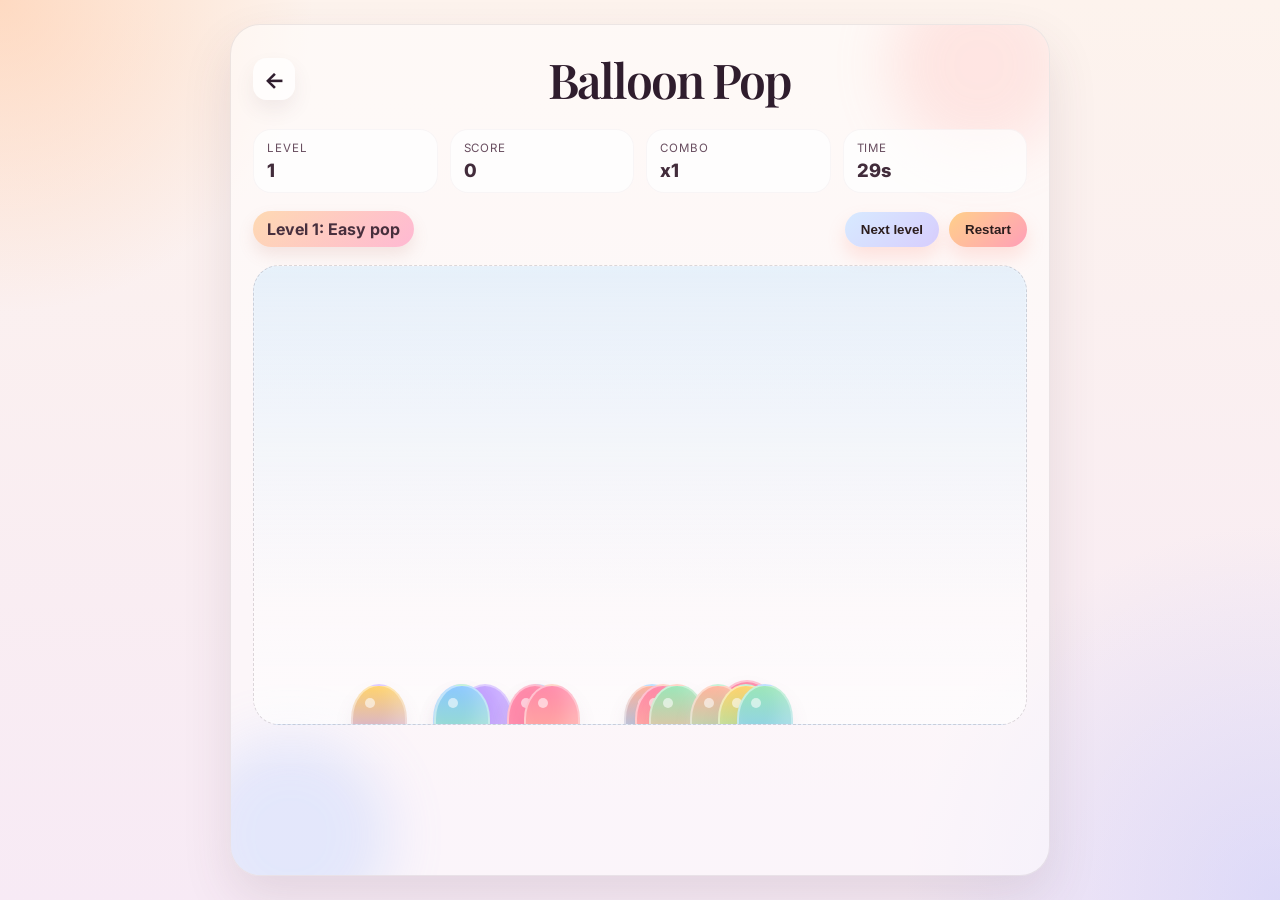
<file: balloon.html>
<!DOCTYPE html>
<html lang="en">
<head>
    <meta charset="UTF-8">
    <meta name="viewport" content="width=device-width, initial-scale=1.0">
    <title>Balloon Pop</title>
    <style>
        @import url('https://fonts.googleapis.com/css2?family=Caveat:wght@400;700&family=Playfair+Display:ital,wght@0,400;0,600;1,400&family=Inter:wght@300;400;500;600;700&display=swap');

        :root {
            --bg1: #fdf3ed;
            --bg2: #f7eaf5;
            --panel: rgba(255,255,255,0.5);
            --primary: #ff8aaa;
            --secondary: #8cc8ff;
            --gold: #ffd36c;
            --success: #9be6b8;
            --text: #2f1d2d;
            --muted: #684d5f;
        }

        * { box-sizing: border-box; margin: 0; padding: 0; }

        body {
            min-height: 100vh;
            font-family: 'Inter', sans-serif;
            background:
                radial-gradient(circle at top left, rgba(255, 193, 151, 0.5), transparent 20%),
                radial-gradient(circle at bottom right, rgba(165, 182, 255, 0.32), transparent 24%),
                linear-gradient(180deg, var(--bg1) 0%, var(--bg2) 100%);
            color: var(--text);
            display: flex;
            justify-content: center;
            padding: 24px 16px;
        }

        .game-shell {
            width: min(820px, 100%);
            background: var(--panel);
            border: 1px solid rgba(80, 58, 72, 0.1);
            border-radius: 30px;
            box-shadow: 0 22px 50px rgba(80, 58, 72, 0.12);
            padding: 22px;
            position: relative;
            overflow: hidden;
        }

        .game-shell::before,
        .game-shell::after {
            content: '';
            position: absolute;
            border-radius: 50%;
            filter: blur(28px);
            opacity: 0.4;
            pointer-events: none;
        }

        .game-shell::before {
            width: 180px;
            height: 180px;
            background: rgba(255, 167, 162, 0.6);
            right: -20px;
            top: -50px;
        }

        .game-shell::after {
            width: 200px;
            height: 200px;
            background: rgba(136, 176, 255, 0.5);
            left: -40px;
            bottom: -60px;
        }

        .topbar {
            position: relative;
            z-index: 1;
            display: flex;
            align-items: center;
            justify-content: space-between;
            gap: 16px;
            margin-bottom: 18px;
        }

        .back-btn {
            width: 42px;
            height: 42px;
            border-radius: 14px;
            display: flex;
            align-items: center;
            justify-content: center;
            text-decoration: none;
            background: rgba(255,255,255,0.76);
            color: var(--text);
            font-size: 1.4rem;
            font-weight: 700;
            box-shadow: 0 10px 20px rgba(94, 66, 72, 0.08);
        }

        h1 {
            font-family: 'Playfair Display', serif;
            font-size: clamp(2.1rem, 5vw, 3rem);
            font-weight: 600;
            letter-spacing: -0.04em;
            text-align: center;
            flex: 1;
        }

        .hud {
            position: relative;
            z-index: 1;
            display: grid;
            grid-template-columns: repeat(4, minmax(0, 1fr));
            gap: 12px;
            margin-bottom: 18px;
        }

        .hud-box {
            background: rgba(255,255,255,0.72);
            border-radius: 18px;
            padding: 12px 14px;
            box-shadow: inset 0 0 0 1px rgba(94, 66, 72, 0.04);
        }

        .hud-label {
            display: block;
            font-size: 0.72rem;
            text-transform: uppercase;
            letter-spacing: 0.08em;
            color: var(--muted);
            margin-bottom: 4px;
        }

        .hud-value {
            display: block;
            font-size: 1.15rem;
            font-weight: 800;
            color: #422c3b;
        }

        .status-row {
            position: relative;
            z-index: 1;
            display: flex;
            align-items: center;
            justify-content: space-between;
            gap: 16px;
            margin-bottom: 18px;
            flex-wrap: wrap;
        }

        .status-pill {
            background: linear-gradient(135deg, rgba(254, 214, 171, 0.9) 0%, rgba(255, 176, 206, 0.88) 100%);
            border-radius: 999px;
            padding: 8px 14px;
            font-weight: 700;
            color: #472f3d;
            box-shadow: 0 8px 16px rgba(186, 116, 99, 0.15);
        }

        .button-row {
            display: flex;
            gap: 10px;
            flex-wrap: wrap;
        }

        .small-btn {
            border: none;
            background: linear-gradient(135deg, #ffd08a 0%, #ff9fb8 100%);
            color: #2c1d1d;
            font-weight: 800;
            border-radius: 999px;
            padding: 10px 16px;
            cursor: pointer;
            box-shadow: 0 10px 18px rgba(255, 150, 134, 0.24);
            transition: transform 0.16s ease, box-shadow 0.16s ease;
        }

        .small-btn:hover {
            transform: translateY(-1px) scale(1.02);
        }

        .small-btn.secondary {
            background: linear-gradient(135deg, #d7eaff 0%, #d7cdfd 100%);
        }

        .balloon-stage {
            position: relative;
            z-index: 1;
            height: 460px;
            border-radius: 26px;
            background: linear-gradient(180deg, rgba(190, 226, 255, 0.38) 0%, rgba(255,255,255,0.1) 75%, rgba(255,255,255,0.4) 100%);
            border: 1px dashed rgba(91, 76, 86, 0.2);
            overflow: hidden;
            box-shadow: inset 0 0 0 1px rgba(255,255,255,0.15);
        }

        .balloon-stage::before {
            content: '';
            position: absolute;
            inset: 0;
            background: linear-gradient(180deg, rgba(255,255,255,0.05), rgba(255,255,255,0.38));
            pointer-events: none;
        }

        .balloon {
            position: absolute;
            bottom: -30px;
            width: 56px;
            height: 70px;
            border-radius: 50% 50% 45% 45%;
            border: 2px solid rgba(255,255,255,0.45);
            cursor: pointer;
            box-shadow: inset -10px -12px 18px rgba(255,255,255,0.24), 0 10px 20px rgba(126, 90, 120, 0.08);
            transition: transform 0.15s ease, opacity 0.2s ease, filter 0.2s ease;
            animation: float 4s ease-in-out infinite;
            overflow: visible;
        }

        .balloon::before {
            content: '';
            position: absolute;
            width: 2px;
            height: 28px;
            background: rgba(94, 71, 79, 0.7);
            bottom: -28px;
            left: 50%;
            transform: translateX(-50%);
        }

        .balloon::after {
            content: '';
            position: absolute;
            width: 10px;
            height: 10px;
            background: rgba(255,255,255,0.58);
            border-radius: 50%;
            top: 12px;
            left: 12px;
        }

        .balloon:hover {
            transform: translateY(-3px) scale(1.03);
        }

        .balloon:active {
            transform: scale(0.92);
        }

        .balloon.pop {
            opacity: 0;
            transform: scale(1.5);
            filter: brightness(1.2);
        }

        .bonus {
            background: linear-gradient(135deg, #ffe28f 0%, #ffa9b4 100%);
            border: 2px solid rgba(255,255,255,0.5);
            width: 62px;
            height: 74px;
        }

        .bonus::after {
            content: '★';
            font-size: 1.1rem;
        }

        .toast {
            position: fixed;
            left: 50%;
            bottom: 24px;
            transform: translateX(-50%) translateY(24px);
            opacity: 0;
            background: rgba(37, 22, 32, 0.88);
            color: #fff;
            border-radius: 999px;
            padding: 10px 16px;
            font-weight: 700;
            letter-spacing: 0.04em;
            pointer-events: none;
            transition: all 0.25s ease;
            z-index: 50;
        }

        .toast.show {
            opacity: 1;
            transform: translateX(-50%) translateY(0);
        }

        @keyframes float {
            0%, 100% { transform: translateY(0px) rotate(-6deg); }
            50% { transform: translateY(-12px) rotate(6deg); }
        }

        @media (max-width: 640px) {
            .topbar { align-items: flex-start; }
            .hud { grid-template-columns: repeat(2, minmax(0, 1fr)); }
        }
    </style>
</head>
<body>
    <div class="game-shell">
        <div class="topbar">
            <a class="back-btn" href="games.html" aria-label="Back to games">←</a>
            <h1>Balloon Pop</h1>
        </div>

        <div class="hud">
            <div class="hud-box">
                <span class="hud-label">Level</span>
                <span class="hud-value" id="levelValue">1</span>
            </div>
            <div class="hud-box">
                <span class="hud-label">Score</span>
                <span class="hud-value" id="balloonScore">0</span>
            </div>
            <div class="hud-box">
                <span class="hud-label">Combo</span>
                <span class="hud-value" id="comboValue">x1</span>
            </div>
            <div class="hud-box">
                <span class="hud-label">Time</span>
                <span class="hud-value" id="timeValue">30s</span>
            </div>
        </div>

        <div class="status-row">
            <div class="status-pill" id="statusText">Level 1: Easy pop</div>
            <div class="button-row">
                <button class="small-btn secondary" id="nextLevelBtn" type="button">Next level</button>
                <button class="small-btn" id="resetBalloons" type="button">Restart</button>
            </div>
        </div>

        <div class="balloon-stage" id="balloonStage"></div>
    </div>

    <div class="toast" id="toast">Great pop!</div>

    <script>
        const balloonStage = document.getElementById('balloonStage');
        const balloonScore = document.getElementById('balloonScore');
        const comboValue = document.getElementById('comboValue');
        const timeValue = document.getElementById('timeValue');
        const levelValue = document.getElementById('levelValue');
        const statusText = document.getElementById('statusText');
        const resetBalloons = document.getElementById('resetBalloons');
        const nextLevelBtn = document.getElementById('nextLevelBtn');
        const toast = document.getElementById('toast');

        const levelConfig = [
            { target: 8, time: 30, label: 'Easy pop' },
            { target: 14, time: 25, label: 'Bubble rush' },
            { target: 18, time: 22, label: 'Party chaos' },
            { target: 24, time: 20, label: 'Legend mode' }
        ];

        let level = 0;
        let score = 0;
        let combo = 1;
        let timeLeft = 30;
        let totalPopped = 0;
        let roundTimer = null;
        let audioCtx = null;

        function ensureAudio() {
            if (!audioCtx) {
                const AudioCtx = window.AudioContext || window.webkitAudioContext;
                if (AudioCtx) {
                    audioCtx = new AudioCtx();
                }
            }
            if (audioCtx && audioCtx.state === 'suspended') {
                audioCtx.resume();
            }
        }

        function playTone(type, frequency, duration, volume = 0.05) {
            if (!audioCtx) return;
            const oscillator = audioCtx.createOscillator();
            const gain = audioCtx.createGain();
            oscillator.type = type;
            oscillator.frequency.value = frequency;
            gain.gain.value = volume;
            oscillator.connect(gain);
            gain.connect(audioCtx.destination);
            oscillator.start();
            gain.gain.exponentialRampToValueAtTime(0.0001, audioCtx.currentTime + duration);
            oscillator.stop(audioCtx.currentTime + duration);
        }

        function playSound(type) {
            ensureAudio();
            if (!audioCtx) return;
            if (type === 'pop') {
                playTone('triangle', 520, 0.09, 0.05);
            }
            if (type === 'bonus') {
                playTone('sine', 760, 0.12, 0.06);
                setTimeout(() => playTone('triangle', 980, 0.12, 0.05), 80);
            }
            if (type === 'level') {
                playTone('square', 600, 0.12, 0.05);
                setTimeout(() => playTone('triangle', 780, 0.14, 0.05), 90);
            }
            if (type === 'fail') {
                playTone('sawtooth', 180, 0.15, 0.04);
            }
        }

        function showToast(message) {
            toast.textContent = message;
            toast.classList.add('show');
            clearTimeout(showToast.timerId);
            showToast.timerId = setTimeout(() => toast.classList.remove('show'), 1200);
        }

        function updateHUD() {
            balloonScore.textContent = String(score);
            comboValue.textContent = `x${combo}`;
            timeValue.textContent = `${timeLeft}s`;
            levelValue.textContent = String(level + 1);
            statusText.textContent = `Level ${level + 1}: ${levelConfig[level].label}`;
        }

        function spawnBalloon() {
            const balloon = document.createElement('button');
            balloon.type = 'button';
            balloon.className = 'balloon';
            balloon.style.left = `${Math.random() * 72 + 8}%`;
            const palette = ['#ff8aaa', '#8cc8ff', '#ffd36c', '#9be6b8', '#c4a4ff', '#ffb49d'];
            const start = palette[Math.floor(Math.random() * palette.length)];
            const end = palette[(Math.floor(Math.random() * palette.length) + 2) % palette.length];
            balloon.style.background = `linear-gradient(180deg, ${start} 0%, ${end} 100%)`;
            balloon.style.animationDelay = `${Math.random() * 1.5}s`;

            const bonusChance = Math.random() < 0.17;
            if (bonusChance) {
                balloon.classList.add('bonus');
            }

            balloon.addEventListener('click', () => {
                if (balloon.disabled) return;
                balloon.disabled = true;
                balloon.classList.add('pop');

                const isBonus = balloon.classList.contains('bonus');
                const gain = isBonus ? 18 : 10;
                score += gain * combo;
                totalPopped += 1;
                combo = Math.min(8, combo + 1);
                updateHUD();
                playSound(isBonus ? 'bonus' : 'pop');
                showToast(isBonus ? '+bonus!' : '+pop!');

                setTimeout(() => balloon.remove(), 180);

                if (totalPopped >= levelConfig[level].target) {
                    finishLevel();
                }
            });

            balloonStage.appendChild(balloon);
        }

        function finishLevel() {
            clearInterval(roundTimer);
            playSound('level');
            if (level < levelConfig.length - 1) {
                nextLevelBtn.disabled = false;
                nextLevelBtn.textContent = `Next level ${level + 2}`;
                statusText.textContent = 'Level cleared!';
                showToast('Stage clear!');
            } else {
                nextLevelBtn.disabled = true;
                nextLevelBtn.textContent = 'Legend complete';
                statusText.textContent = 'Legend mode complete!';
                showToast('Game complete!');
            }
        }

        function nextLevel() {
            if (level < levelConfig.length - 1) {
                level += 1;
                totalPopped = 0;
                combo = 1;
                score += 50;
                startRound();
                playSound('level');
                showToast(`Level ${level + 1}`);
            }
        }

        function startRound() {
            balloonStage.innerHTML = '';
            totalPopped = 0;
            combo = 1;
            const config = levelConfig[level];
            timeLeft = config.time;
            nextLevelBtn.disabled = true;
            nextLevelBtn.textContent = 'Next level';
            updateHUD();

            for (let i = 0; i < 10 + level * 2; i++) {
                spawnBalloon();
                if (i % 3 === 0) {
                    setTimeout(spawnBalloon, 200 + i * 80);
                }
            }

            clearInterval(roundTimer);
            roundTimer = setInterval(() => {
                timeLeft -= 1;
                if (timeLeft <= 0) {
                    clearInterval(roundTimer);
                    timeLeft = 0;
                    updateHUD();
                    statusText.textContent = 'Time up!';
                    playSound('fail');
                    showToast('Time up');
                    nextLevelBtn.disabled = false;
                    nextLevelBtn.textContent = 'Retry level';
                    return;
                }
                updateHUD();
            }, 1000);
        }

        resetBalloons.addEventListener('click', () => {
            level = 0;
            score = 0;
            totalPopped = 0;
            combo = 1;
            nextLevelBtn.disabled = true;
            nextLevelBtn.textContent = 'Next level';
            startRound();
            showToast('Fresh round!');
        });

        nextLevelBtn.addEventListener('click', () => {
            if (statusText.textContent.includes('Time up') || statusText.textContent.includes('Level cleared!')) {
                level = Math.max(0, level);
                totalPopped = 0;
                combo = 1;
                nextLevelBtn.disabled = true;
                startRound();
                return;
            }
            nextLevel();
        });

        startRound();
    </script>
</body>
</html>
</file>
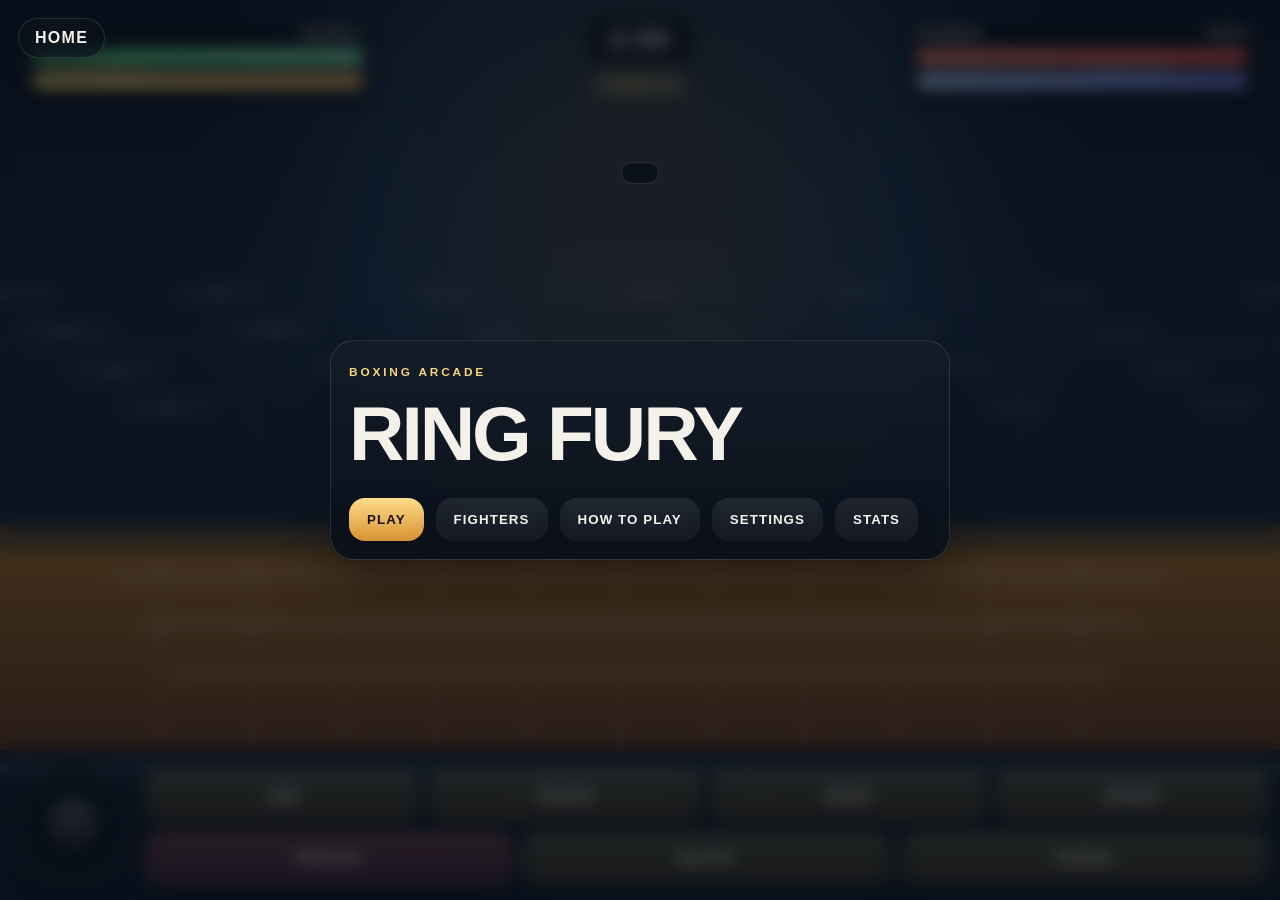
<file: boxer.html>
<!DOCTYPE html>
<html lang="en">
  <head>
    <meta charset="UTF-8" />
    <meta name="viewport" content="width=device-width, initial-scale=1.0, viewport-fit=cover" />
    <title>Ring Fury</title>
    <link rel="stylesheet" href="style.css" />
    <style>
      body {
        margin: 0;
        overflow: hidden;
      }

      #app {
        position: relative;
        width: 100vw;
        height: 100vh;
      }

      .home-link {
        position: absolute;
        top: 18px;
        left: 18px;
        z-index: 60;
        display: inline-flex;
        align-items: center;
        justify-content: center;
        padding: 10px 16px;
        border-radius: 999px;
        background: rgba(11, 17, 27, 0.72);
        border: 1px solid rgba(255,255,255,0.12);
        color: #f4f1eb;
        text-decoration: none;
        font-weight: 800;
        letter-spacing: 0.08em;
        text-transform: uppercase;
        box-shadow: 0 12px 28px rgba(0,0,0,0.2);
      }
    </style>
  </head>
  <body>
    <a class="home-link" href="index.html">Home</a>

    <div id="app">
      <canvas id="gameCanvas" width="1280" height="720"></canvas>

      <div id="hud" class="hidden">
        <div class="hud-top">
          <div class="fighter-panel left">
            <div class="panel-row">
              <span id="playerName">ROOKIE</span>
              <span id="roundLabel">ROUND 1</span>
            </div>
            <div class="bar-shell"><div id="playerHealthBar" class="bar health"></div></div>
            <div class="bar-shell"><div id="playerStaminaBar" class="bar stamina"></div></div>
          </div>

          <div class="center-hud">
            <div id="timerLabel">2:59</div>
            <div id="comboLabel">COMBO x1</div>
          </div>

          <div class="fighter-panel right">
            <div class="panel-row">
              <span id="enemyName">VETERAN</span>
              <span id="resultLabel">FIGHT</span>
            </div>
            <div class="bar-shell"><div id="enemyHealthBar" class="bar enemy-health"></div></div>
            <div class="bar-shell"><div id="enemyStaminaBar" class="bar enemy-stamina"></div></div>
          </div>
        </div>
      </div>

      <div id="introOverlay" class="intro-overlay hidden">
        <div class="intro-panel">
          <div id="introBadge" class="intro-badge">OPENING BELL</div>
          <h2 id="introTitle">BOSS FIGHT</h2>
          <div id="introSubtitle" class="intro-subtitle">HEROINE vs VILLAIN 6</div>
        </div>
      </div>

      <div id="bossIntroOverlay" class="boss-intro-overlay hidden">
        <div class="boss-intro-panel">
          <div class="boss-intro-header">
            <span id="bossIntroName">VILLAIN 6</span>
            <span id="bossIntroLevel">WORLD TITLE</span>
          </div>
          <div class="boss-health-shell">
            <div id="bossHealthBar" class="boss-health-bar"></div>
          </div>
        </div>
      </div>

      <div id="touchControls" class="hidden">
        <div class="touch-controls-left">
          <div id="joystickPad" class="joystick-pad" aria-label="Movement joystick">
            <div id="joystickKnob" class="joystick-knob"></div>
          </div>
        </div>

        <div class="right-controls">
          <div class="controls-row actions">
            <button type="button" class="touch-button action" data-action="jab">JAB</button>
            <button type="button" class="touch-button action" data-action="cross">CROSS</button>
            <button type="button" class="touch-button action" data-action="hook">HOOK</button>
            <button type="button" class="touch-button action" data-action="uppercut">UPPER</button>
          </div>
          <div class="controls-row extra">
            <button type="button" class="touch-button action special" data-action="special">SPECIAL</button>
            <button type="button" class="touch-button action" data-action="block">BLOCK</button>
            <button type="button" class="touch-button action" data-action="dodge">DODGE</button>
          </div>
        </div>
      </div>

      <div id="menuOverlay" class="screen visible">
        <div class="screen-panel">
          <div class="brand">BOXING ARCADE</div>
          <h1>RING FURY</h1>
          <div class="menu-buttons">
            <button class="primary" data-screen="fighterSelect">PLAY</button>
            <button data-screen="fighterSelect">FIGHTERS</button>
            <button data-screen="howTo">HOW TO PLAY</button>
            <button data-screen="settings">SETTINGS</button>
            <button data-screen="stats">STATS</button>
          </div>
        </div>
      </div>

      <div id="fighterSelectScreen" class="screen hidden">
        <div class="screen-panel wide">
          <div class="screen-header">
            <h2>CHOOSE YOUR FIGHTER</h2>
            <button class="close-button" data-close="fighterSelect">BACK</button>
          </div>
          <div id="fighterGrid" class="fighter-grid"></div>
        </div>
      </div>

      <div id="howToScreen" class="screen hidden">
        <div class="screen-panel">
          <div class="screen-header">
            <h2>HOW TO PLAY</h2>
            <button class="close-button" data-close="howTo">BACK</button>
          </div>
          <ul class="help-list">
            <li>Move with A/D or touch left/right.</li>
            <li>Use J/K/L/I or on-screen buttons for jab, cross, hook, and uppercut.</li>
            <li>Hold S to block, and press Space to dodge.</li>
            <li>Land combos and manage stamina carefully.</li>
            <li>Knockdowns trigger a countdown and a KO can end the fight.</li>
          </ul>
        </div>
      </div>

      <div id="settingsScreen" class="screen hidden">
        <div class="screen-panel">
          <div class="screen-header">
            <h2>SETTINGS</h2>
            <button class="close-button" data-close="settings">BACK</button>
          </div>
          <div class="settings-grid">
            <label>Master Volume <input id="masterVolume" type="range" min="0" max="100" value="80" /></label>
            <label>SFX Volume <input id="sfxVolume" type="range" min="0" max="100" value="80" /></label>
            <label>Music Volume <input id="musicVolume" type="range" min="0" max="100" value="50" /></label>
            <label>Difficulty
              <select id="difficultySelect">
                <option value="easy">Easy</option>
                <option value="normal" selected>Normal</option>
                <option value="hard">Hard</option>
              </select>
            </label>
            <label><input id="screenShakeToggle" type="checkbox" checked /> Screen Shake</label>
            <label><input id="particlesToggle" type="checkbox" checked /> Particles</label>
            <label><input id="performanceToggle" type="checkbox" /> Performance Mode</label>
          </div>
        </div>
      </div>

      <div id="statsScreen" class="screen hidden">
        <div class="screen-panel">
          <div class="screen-header">
            <h2>PROFILE</h2>
            <button class="close-button" data-close="stats">BACK</button>
          </div>
          <div id="statsContent" class="stats-content"></div>
        </div>
      </div>

      <div id="pauseScreen" class="screen hidden">
        <div class="screen-panel small">
          <h2>PAUSED</h2>
          <div class="menu-buttons vertical">
            <button data-action="resume">RESUME</button>
            <button data-action="restart">RESTART</button>
            <button data-action="settings">SETTINGS</button>
            <button data-action="menu">BACK TO MENU</button>
          </div>
        </div>
      </div>

      <div id="bossEndOverlay" class="boss-end-overlay hidden">
        <div class="boss-end-flash"></div>
        <div class="boss-end-panel">
          <div id="bossEndBadge" class="boss-end-badge">KNOCKOUT</div>
          <h2 id="bossEndTitle">THE BOSS IS DOWN</h2>
          <div id="bossEndTaunt" class="boss-end-taunt">VILLAIN 6 FALLS TO THE FLOOR</div>
        </div>
      </div>

      <div id="resultScreen" class="screen hidden">
        <div class="screen-panel">
          <h2 id="resultTitle">PLAYER WINS</h2>
          <p id="resultText">You took the decision.</p>
          <div class="menu-buttons">
            <button class="primary" data-action="restart">PLAY AGAIN</button>
            <button data-action="menu">MAIN MENU</button>
          </div>
        </div>
      </div>

      <div id="toast" class="toast hidden"></div>
    </div>

    <script type="module" src="./game.js"></script>
  </body>
</html>
</file>
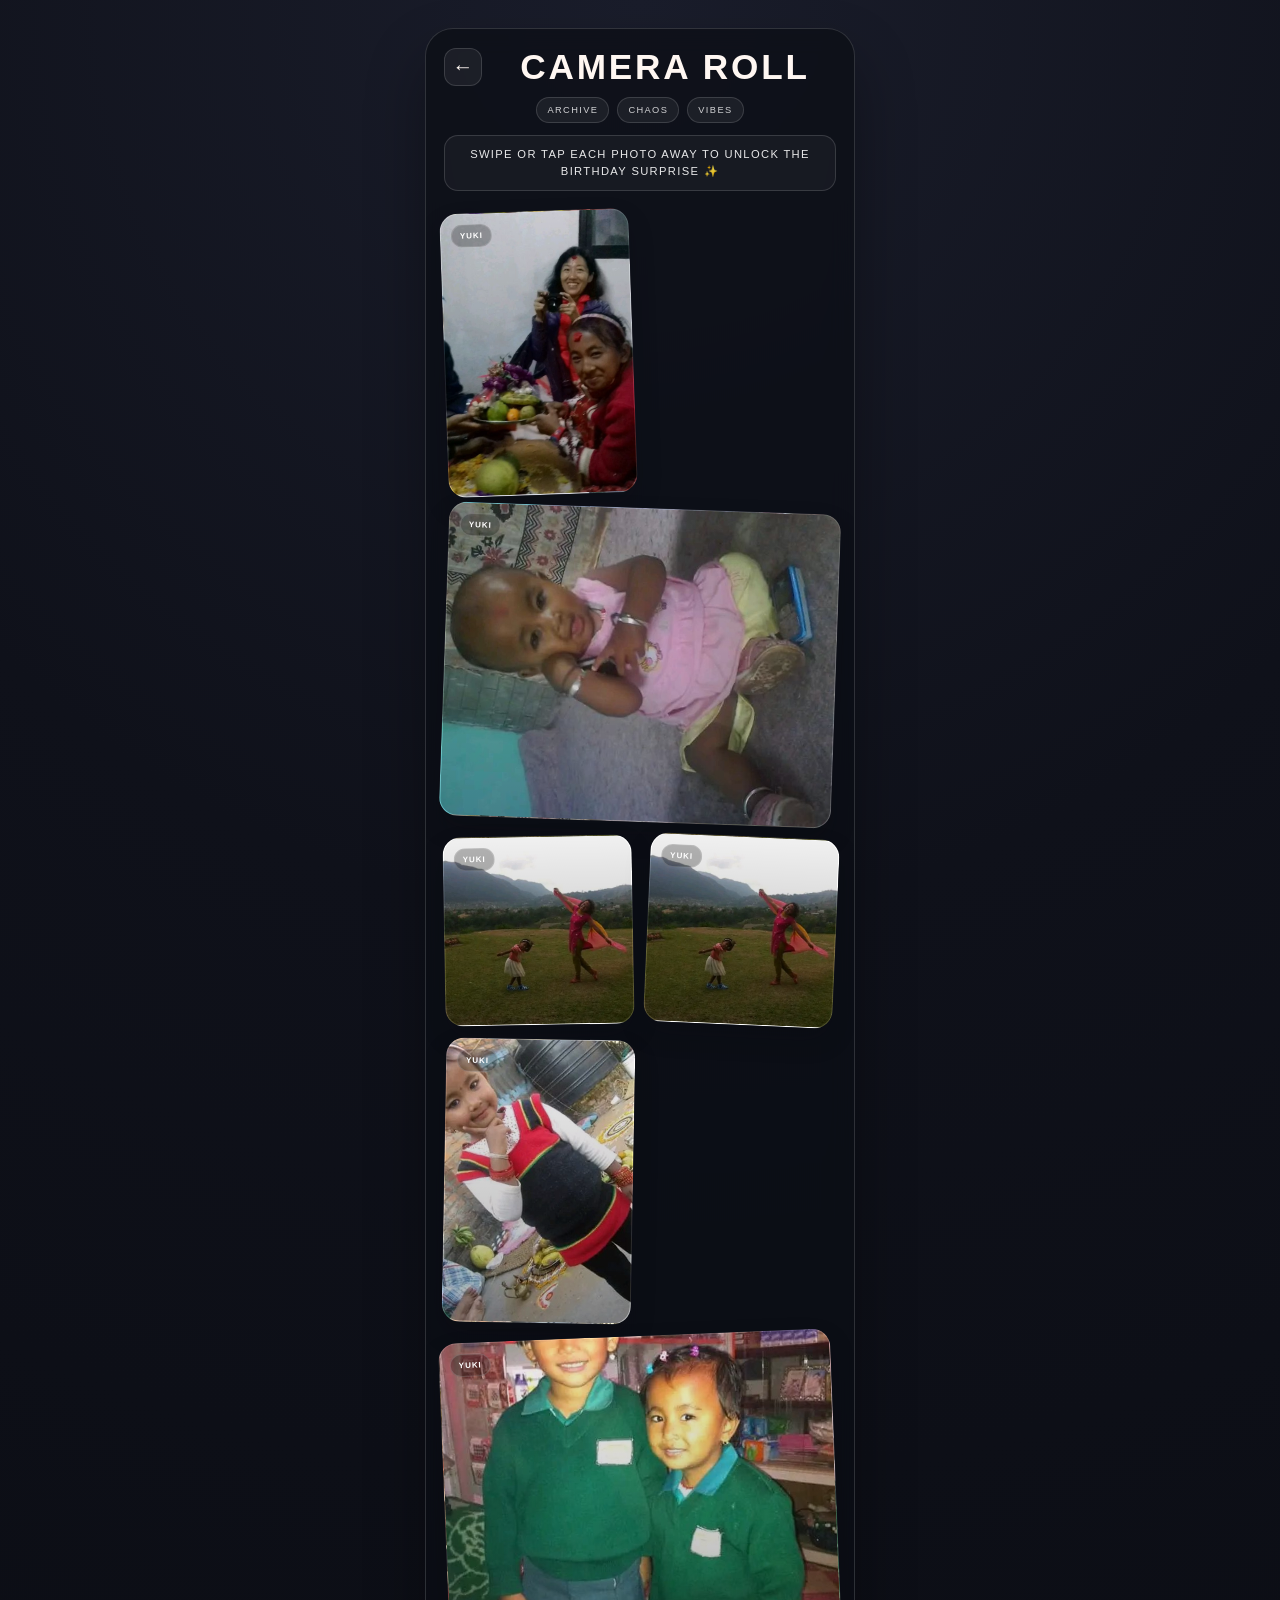
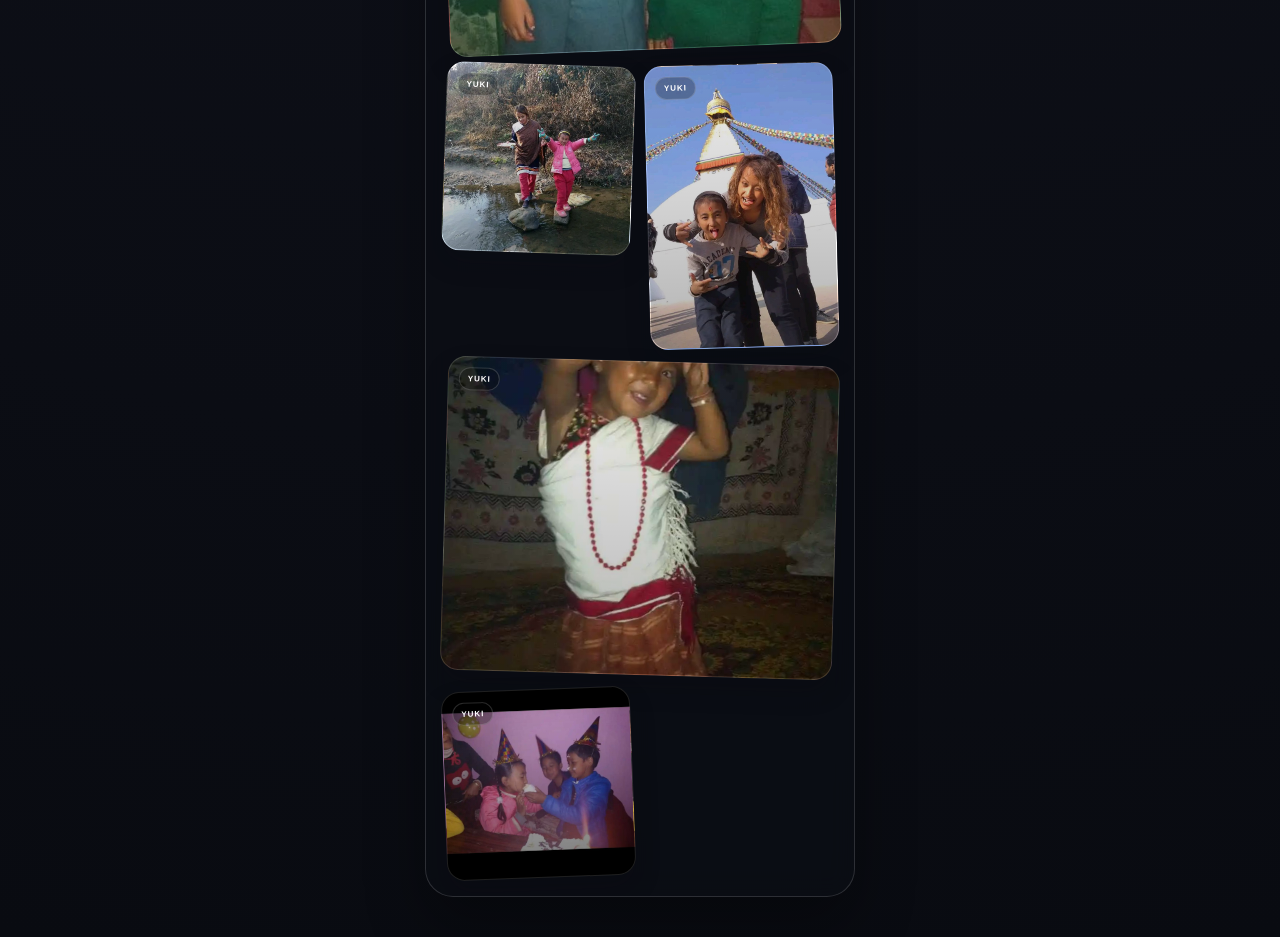
<file: cameraroll.html>
<!DOCTYPE html>
<html lang="en">
<head>
    <meta charset="UTF-8" />
    <meta name="viewport" content="width=device-width, initial-scale=1.0" />
    <title>Camera Roll</title>
    <style>
        :root {
            --bg-1: #0f111a;
            --bg-2: #1a1b2e;
            --bg-3: #2a1d30;
            --card: rgba(255,255,255,0.08);
            --line: rgba(255,255,255,0.14);
            --text: #fff7f2;
            --muted: rgba(255,255,255,0.7);
            --gold: #ffd67a;
            --pink: #ff96b5;
            --cream: #ffe6b8;
        }

        * { box-sizing: border-box; }

        html, body {
            margin: 0;
            min-height: 100%;
            background: radial-gradient(circle at top, #1a1d2b 0%, var(--bg-1) 35%, #090b11 100%);
            color: var(--text);
            font-family: Arial, Helvetica, sans-serif;
        }

        body {
            min-height: 100vh;
            display: flex;
            align-items: center;
            justify-content: center;
            padding: 28px 14px 40px;
        }

        .camera-page {
            width: min(100%, 430px);
            min-height: 820px;
            background: rgba(12, 14, 22, 0.72);
            border: 1px solid var(--line);
            border-radius: 28px;
            box-shadow: 0 30px 60px rgba(0,0,0,0.32);
            overflow: hidden;
            backdrop-filter: blur(12px);
            position: relative;
        }

        .topbar {
            display: flex;
            align-items: center;
            justify-content: space-between;
            padding: 18px 18px 10px;
            gap: 12px;
        }

        .back-btn {
            display: inline-flex;
            align-items: center;
            justify-content: center;
            width: 38px;
            height: 38px;
            border-radius: 12px;
            background: rgba(255,255,255,0.06);
            color: var(--text);
            text-decoration: none;
            border: 1px solid var(--line);
            font-size: 1.3rem;
            font-weight: 700;
        }

        h1 {
            flex: 1;
            text-align: center;
            margin: 0;
            font-size: clamp(1.5rem, 5vw, 2.2rem);
            letter-spacing: 0.08em;
            text-transform: uppercase;
        }

        .camera-filters {
            display: flex;
            justify-content: center;
            gap: 8px;
            flex-wrap: wrap;
            padding: 0 18px 12px;
        }

        .camera-filters span {
            padding: 7px 10px;
            border-radius: 999px;
            background: rgba(255,255,255,0.06);
            border: 1px solid var(--line);
            font-size: 0.58rem;
            letter-spacing: 0.15em;
            text-transform: uppercase;
            color: rgba(255,255,255,0.8);
        }

        .instruction,
        .complete-banner {
            margin: 0 18px 14px;
            text-align: center;
            padding: 10px 12px;
            border-radius: 14px;
            font-size: 0.7rem;
            letter-spacing: 0.12em;
            text-transform: uppercase;
            line-height: 1.5;
            background: rgba(255,255,255,0.04);
            border: 1px solid var(--line);
            color: rgba(255,255,255,0.9);
        }

        .complete-banner {
            display: none;
            background: linear-gradient(135deg, rgba(255, 214, 122, 0.12), rgba(255, 150, 181, 0.12));
            color: #fff1c4;
        }

        .gallery {
            display: grid;
            grid-template-columns: repeat(2, minmax(0, 1fr));
            gap: 14px;
            padding: 6px 18px 18px;
            min-height: 180px;
        }

        .gallery-photo {
            position: relative;
            appearance: none;
            border: none;
            padding: 0;
            cursor: pointer;
            background-size: cover;
            background-position: center;
            border-radius: 18px;
            border: 1px solid rgba(255,255,255,0.12);
            box-shadow: 0 12px 25px rgba(8, 9, 12, 0.22);
            overflow: hidden;
            transition: transform 0.25s ease, box-shadow 0.25s ease;
            aspect-ratio: 4 / 5;
        }

        .gallery-photo.photo-wide {
            grid-column: span 2;
            aspect-ratio: 5 / 4;
        }

        .gallery-photo.photo-square {
            aspect-ratio: 1;
        }

        .gallery-photo.photo-tall {
            aspect-ratio: 4 / 6;
        }

        .gallery-photo::before {
            content: "";
            position: absolute;
            inset: 0;
            background: linear-gradient(180deg, rgba(0,0,0,0.06), rgba(0,0,0,0.30));
        }

        .gallery-photo:active {
            transform: scale(0.97) rotate(-2deg);
        }

        .gallery-photo.peeling {
            animation: peel 0.8s ease forwards;
        }

        @keyframes peel {
            0% { transform: rotate(0deg) scale(1); opacity: 1; }
            100% { transform: rotate(-16deg) translateX(-120%) scale(0.8); opacity: 0; }
        }

        .tag,
        .vibe {
            position: absolute;
            z-index: 1;
            opacity: 0;
            pointer-events: none;
        }

        .tag {
            top: 10px;
            left: 10px;
            display: none;
        }

        .vibe {
            left: auto;
            right: 10px;
            bottom: 10px;
            display: none;
        }

        .gallery-photo.only-yuki .tag {
            display: inline-flex;
            opacity: 1;
            padding: 6px 8px;
            border-radius: 999px;
            background: rgba(0,0,0,0.26);
            color: white;
            border: 1px solid rgba(255,255,255,0.16);
            font-size: 0.5rem;
            letter-spacing: 0.12em;
            text-transform: uppercase;
            font-weight: 700;
        }

        .surprise-zone {
            display: none;
            padding: 14px 18px 28px;
            text-align: center;
            position: relative;
            min-height: 300px;
        }

        .surprise-zone.show {
            display: block;
        }

        .surprise-text {
            font-size: 1.4rem;
            letter-spacing: 0.12em;
            text-transform: uppercase;
            color: #ffeec3;
            margin-bottom: 8px;
            font-weight: 800;
        }

        .cake-wrap {
            position: relative;
            width: min(84%, 330px);
            margin: 12px auto 0;
        }

        .cake-wrap svg {
            display: block;
            width: 100%;
            height: auto;
            filter: drop-shadow(0 18px 26px rgba(0,0,0,0.2));
        }

        .cake-flame {
            position: absolute;
            width: 18px;
            height: 28px;
            left: 50%;
            top: 36px;
            transform: translateX(-50%);
            border-radius: 50% 50% 50% 50% / 60% 60% 40% 40%;
            background: linear-gradient(to bottom, #fffbb2 0%, #ffd75a 35%, #ff7a3d 100%);
            box-shadow: 0 0 18px rgba(255,180,60,0.8), 0 0 32px rgba(255,126,50,0.7);
            animation: flicker 0.7s ease-in-out infinite alternate;
        }

        @keyframes flicker {
            0% { transform: translateX(-50%) scale(1) rotate(-4deg); }
            100% { transform: translateX(-50%) scale(1.12) rotate(4deg); }
        }

        .balloon {
            position: absolute;
            left: 50%;
            top: 0;
            width: min(75vw, 280px);
            transform: translateX(-50%) translateY(-18px) scale(0.8);
            opacity: 0;
            transition: all 1.4s cubic-bezier(0.34, 1.56, 0.64, 1);
        }

        .surprise-zone.show .balloon {
            opacity: 1;
            transform: translateX(-50%) translateY(0) scale(1);
        }

        .balloon img {
            width: 100%;
            display: block;
            filter: drop-shadow(0 18px 30px rgba(255, 209, 112, 0.38));
        }

        @media (max-width: 420px) {
            .camera-page {
                min-height: 100vh;
                border-radius: 0;
            }
        }
    </style>
</head>
<body>
    <div class="camera-page">
        <div class="topbar">
            <a class="back-btn" href="index.html" aria-label="Back">←</a>
            <h1>Camera Roll</h1>
        </div>

        <div class="camera-filters">
            <span>archive</span>
            <span>chaos</span>
            <span>vibes</span>
        </div>

        <div class="instruction" id="instructionText">Swipe or tap each photo away to unlock the birthday surprise ✨</div>
        <div class="complete-banner" id="completeBanner">Surprise unlocked 🎂</div>

        <div class="gallery" id="photoGallery"></div>

        <div class="surprise-zone" id="surpriseZone">
            <div class="surprise-text">HAPPY BIRTHDAYY NOOB</div>
            <div class="balloon">
                <img src="Birthday Confetti  Ballon.svg" alt="Birthday balloon" />
            </div>
            <div class="cake-wrap">
                <div class="cake-flame"></div>
                <svg viewBox="0 0 420 290" aria-label="Birthday cake">
                    <defs>
                        <linearGradient id="cakePink" x1="0%" x2="100%" y1="0%" y2="0%">
                            <stop offset="0%" stop-color="#ff8cb1" />
                            <stop offset="100%" stop-color="#ff6d8e" />
                        </linearGradient>
                        <linearGradient id="cakeGreen" x1="0%" x2="100%" y1="0%" y2="0%">
                            <stop offset="0%" stop-color="#4ad68a" />
                            <stop offset="100%" stop-color="#29b669" />
                        </linearGradient>
                        <linearGradient id="cakeGold" x1="0%" x2="100%" y1="0%" y2="0%">
                            <stop offset="0%" stop-color="#ffd660" />
                            <stop offset="100%" stop-color="#ffb934" />
                        </linearGradient>
                    </defs>
                    <g>
                        <ellipse cx="210" cy="250" rx="135" ry="16" fill="rgba(0,0,0,0.18)" />
                        <path d="M120 182 L300 182 L324 224 L96 224 Z" fill="url(#cakePink)" />
                        <path d="M136 143 L284 143 L302 182 L118 182 Z" fill="url(#cakeGreen)" />
                        <path d="M156 110 L264 110 L285 143 L135 143 Z" fill="url(#cakeGold)" />
                        <g fill="white" opacity="0.9">
                            <circle cx="170" cy="122" r="8" />
                            <circle cx="198" cy="128" r="8" />
                            <circle cx="226" cy="130" r="8" />
                            <circle cx="254" cy="124" r="8" />
                        </g>
                        <g>
                            <rect x="200" y="62" width="18" height="48" rx="5" fill="#345" />
                            <rect x="196" y="56" width="26" height="14" rx="6" fill="#e2f1ff" />
                        </g>
                    </g>
                </svg>
            </div>
        </div>
    </div>

    <audio id="birthdayAudio" preload="auto" src="assets/Traditional - Happy Birthday (Karaoke Version) [aF8voKa_3Us].mp3"></audio>

    <script>
        const photos = [
            { tag: 'Yuki', vibe: '', image: 'memephoto/image copy.png', size: 'photo-tall', rotate: '-2deg', subtle: true },
            { tag: 'Yuki', vibe: '', image: 'memephoto/image copy 2.png', size: 'photo-wide', rotate: '2deg', subtle: true },
            { tag: 'Yuki', vibe: '', image: 'memephoto/image copy 3.png', size: 'photo-square', rotate: '-1deg', subtle: true },
            { tag: 'Yuki', vibe: '', image: 'memephoto/image copy 4.png', size: 'photo-square', rotate: '2.5deg', subtle: true },
            { tag: 'Yuki', vibe: '', image: 'memephoto/image copy 5.png', size: 'photo-tall', rotate: '1deg', subtle: true },
            { tag: 'Yuki', vibe: '', image: 'memephoto/image copy 6.png', size: 'photo-wide', rotate: '-2.3deg', subtle: true },
            { tag: 'Yuki', vibe: '', image: 'memephoto/image copy 7.png', size: 'photo-square', rotate: '2deg', subtle: true },
            { tag: 'Yuki', vibe: '', image: 'memephoto/image copy 8.png', size: 'photo-tall', rotate: '-1.5deg', subtle: true },
            { tag: 'Yuki', vibe: '', image: 'memephoto/image copy 9.png', size: 'photo-wide', rotate: '1.6deg', subtle: true },
            { tag: 'Yuki', vibe: '', image: 'memephoto/image copy 10.png', size: 'photo-square', rotate: '-2.2deg', subtle: true }
        ];

        const gallery = document.getElementById('photoGallery');
        const instructionText = document.getElementById('instructionText');
        const completeBanner = document.getElementById('completeBanner');
        const surpriseZone = document.getElementById('surpriseZone');
        const birthdayAudio = document.getElementById('birthdayAudio');

        gallery.innerHTML = photos.map((photo) => `
            <button class="gallery-photo ${photo.size} ${photo.subtle ? 'only-yuki' : ''}" type="button" data-photo="${photo.tag}" style="background-image: url('${photo.image}'); transform: rotate(${photo.rotate});" aria-label="${photo.tag}">
                <span class="tag">${photo.tag}</span>
                <span class="vibe">${photo.vibe}</span>
            </button>
        `).join('');

        function startBirthdayAudio() {
            if (!birthdayAudio) return;
            birthdayAudio.muted = false;
            birthdayAudio.currentTime = 0;
            birthdayAudio.play().catch(() => {});
        }

        function triggerCelebration() {
            if (surpriseZone.classList.contains('show')) return;
            surpriseZone.classList.add('show');
            if (completeBanner) completeBanner.style.display = 'block';
            if (instructionText) instructionText.style.display = 'none';
            startBirthdayAudio();
        }

        function updateGalleryState() {
            const remaining = [...document.querySelectorAll('.gallery-photo')].filter((photo) => photo.style.display !== 'none');
            if (remaining.length === 0) {
                triggerCelebration();
                return;
            }

            if (instructionText) instructionText.style.display = 'block';
            if (completeBanner) completeBanner.style.display = 'none';
        }

        function peelPhoto(photo) {
            if (photo.classList.contains('peeling')) return;
            photo.classList.add('peeling');
            setTimeout(() => {
                photo.style.display = 'none';
                updateGalleryState();
            }, 700);
        }

        document.querySelectorAll('.gallery-photo').forEach((photo) => {
            photo.addEventListener('click', () => peelPhoto(photo));
        });
    </script>
</body>
</html>
</file>
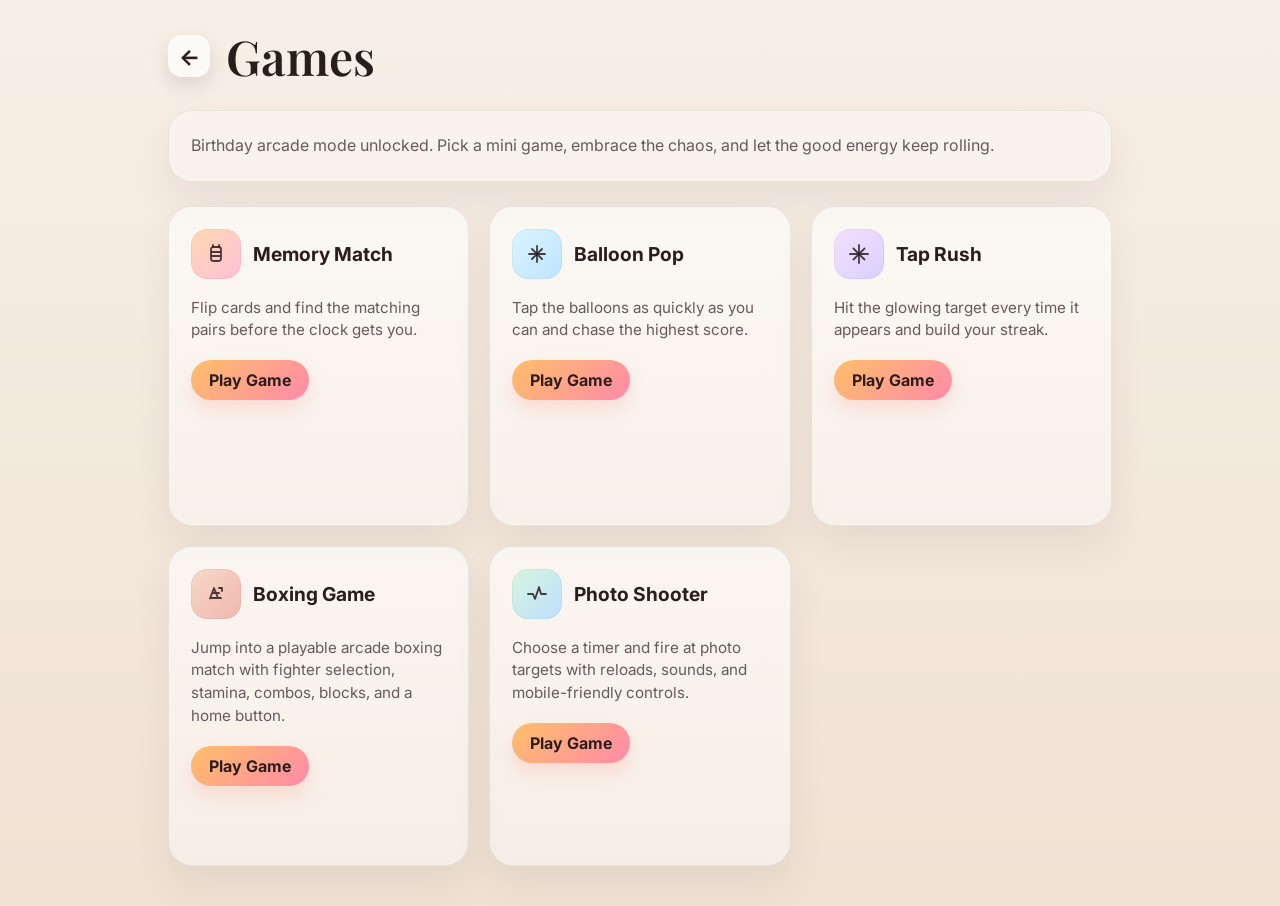
<file: games.html>
<!DOCTYPE html>
<html lang="en">
<head>
    <meta charset="UTF-8">
    <meta name="viewport" content="width=device-width, initial-scale=1.0">
    <title>Yudina's Games</title>
    <style>
        @import url('https://fonts.googleapis.com/css2?family=Caveat:wght@400;700&family=Playfair+Display:ital,wght@0,400;0,600;1,400&family=Inter:wght@300;400;500;600;700&display=swap');

        * {
            box-sizing: border-box;
            margin: 0;
            padding: 0;
        }

        :root {
            --bg-1: #f7efe6;
            --bg-2: #f0e2d3;
            --card: rgba(255,255,255,0.62);
            --card-strong: rgba(255,255,255,0.8);
            --text: #2c1d1d;
            --muted: #69585d;
            --pink: #ff7ea8;
            --peach: #ffc38a;
            --lavender: #c9b6ff;
            --mint: #96e1bf;
            --sun: #ffd36c;
            --shadow: rgba(72, 48, 55, 0.14);
        }

        body {
            min-height: 100vh;
            font-family: 'Inter', sans-serif;
            background: linear-gradient(180deg, var(--bg-1) 0%, var(--bg-2) 100%);
            color: var(--text);
            overflow-x: hidden;
        }

        .page-shell {
            max-width: 980px;
            margin: 0 auto;
            padding: 24px 18px 40px;
        }

        .topbar {
            display: flex;
            align-items: center;
            gap: 16px;
            margin-bottom: 22px;
        }

        .back-btn {
            width: 42px;
            height: 42px;
            border-radius: 14px;
            display: flex;
            align-items: center;
            justify-content: center;
            background: rgba(255,255,255,0.7);
            box-shadow: 0 8px 20px var(--shadow);
            text-decoration: none;
            color: var(--text);
            font-size: 1.4rem;
            font-weight: 700;
        }

        .page-title {
            font-family: 'Playfair Display', serif;
            font-size: clamp(2rem, 5vw, 3rem);
            font-weight: 600;
        }

        .intro {
            background: rgba(255,255,255,0.35);
            border: 1px solid rgba(58, 41, 47, 0.08);
            border-radius: 24px;
            padding: 22px;
            box-shadow: 0 18px 40px rgba(74, 54, 62, 0.08);
            margin-bottom: 24px;
        }

        .intro p {
            color: var(--muted);
            line-height: 1.6;
            font-size: 1rem;
        }

        .game-card {
            transition: transform 0.2s ease, box-shadow 0.2s ease;
        }

        .game-card:hover {
            transform: translateY(-4px);
            box-shadow: 0 22px 40px rgba(74, 54, 62, 0.12);
        }

        .games-grid {
            display: grid;
            grid-template-columns: repeat(auto-fit, minmax(260px, 1fr));
            gap: 20px;
        }

        .game-card {
            background: linear-gradient(180deg, rgba(255,255,255,0.62), rgba(255,255,255,0.42));
            border: 1px solid rgba(58, 41, 47, 0.08);
            border-radius: 24px;
            box-shadow: 0 18px 36px rgba(74, 54, 62, 0.08);
            padding: 22px;
            min-height: 320px;
            display: flex;
            flex-direction: column;
            gap: 18px;
        }

        .game-header {
            display: flex;
            align-items: center;
            gap: 12px;
        }

        .game-icon {
            width: 50px;
            height: 50px;
            border-radius: 16px;
            display: flex;
            align-items: center;
            justify-content: center;
            box-shadow: inset 0 0 0 1px rgba(0,0,0,0.04);
        }

        .game-icon svg {
            width: 24px;
            height: 24px;
            stroke: rgba(44,29,29,0.85);
            stroke-width: 1.8;
            stroke-linecap: round;
            stroke-linejoin: round;
            fill: none;
        }

        .game-card h2 {
            font-size: 1.2rem;
            font-weight: 700;
        }

        .game-card p {
            color: var(--muted);
            line-height: 1.5;
            font-size: 0.95rem;
        }

        .memory-grid {
            display: grid;
            grid-template-columns: repeat(4, minmax(0, 1fr));
            gap: 10px;
            margin-top: 8px;
        }

        .memory-card {
            aspect-ratio: 1;
            border: none;
            border-radius: 14px;
            background: linear-gradient(135deg, #ffd9c7 0%, #ffc4d8 100%);
            box-shadow: inset 0 0 0 1px rgba(103, 76, 79, 0.08);
            display: flex;
            align-items: center;
            justify-content: center;
            font-size: 1.6rem;
            cursor: pointer;
            transition: transform 0.18s ease, box-shadow 0.18s ease;
            user-select: none;
        }

        .memory-card.flipped,
        .memory-card.matched {
            background: linear-gradient(135deg, #ffffff 0%, #f3e9d9 100%);
            box-shadow: 0 8px 18px rgba(88, 60, 76, 0.12);
        }

        .memory-card.matched {
            background: linear-gradient(135deg, #dff7ea 0%, #b8f0d0 100%);
        }

        .memory-card:active {
            transform: scale(0.97);
        }

        .score-row {
            display: flex;
            align-items: center;
            justify-content: space-between;
            gap: 12px;
            margin-top: auto;
            padding-top: 10px;
        }

        .play-btn {
            display: inline-flex;
            align-items: center;
            justify-content: center;
            width: fit-content;
            padding: 10px 18px;
            border-radius: 999px;
            background: linear-gradient(135deg, #ffbf69 0%, #ff8aaa 100%);
            color: #2c1d1d;
            text-decoration: none;
            font-weight: 700;
            box-shadow: 0 10px 18px rgba(255, 150, 134, 0.25);
            transition: transform 0.12s ease;
        }

        .play-btn:hover {
            transform: translateY(-1px);
        }

        .score-badge {
            background: rgba(255,255,255,0.7);
            border-radius: 999px;
            padding: 8px 12px;
            font-size: 0.9rem;
            font-weight: 600;
            color: var(--muted);
        }

        .small-btn {
            border: none;
            background: linear-gradient(135deg, #ffbf69 0%, #ff8aaa 100%);
            color: #2c1d1d;
            font-weight: 700;
            border-radius: 999px;
            padding: 10px 16px;
            cursor: pointer;
            box-shadow: 0 10px 18px rgba(255, 150, 134, 0.25);
        }

        .balloon-stage {
            position: relative;
            height: 180px;
            border-radius: 20px;
            background: linear-gradient(180deg, rgba(190, 226, 255, 0.28), rgba(255,255,255,0.12));
            overflow: hidden;
            border: 1px dashed rgba(91, 76, 86, 0.18);
        }

        .balloon {
            position: absolute;
            bottom: -30px;
            width: 46px;
            height: 56px;
            border-radius: 50% 50% 45% 45%;
            border: 2px solid rgba(255,255,255,0.4);
            cursor: pointer;
            transition: transform 0.15s ease, opacity 0.2s ease;
            animation: float 4s ease-in-out infinite;
        }

        .balloon::before {
            content: '';
            position: absolute;
            width: 2px;
            height: 24px;
            background: rgba(94, 71, 79, 0.6);
            bottom: -24px;
            left: 50%;
            transform: translateX(-50%);
        }

        .balloon::after {
            content: '';
            position: absolute;
            width: 8px;
            height: 8px;
            background: rgba(255,255,255,0.6);
            border-radius: 50%;
            top: 10px;
            left: 10px;
        }

        .balloon:active {
            transform: scale(0.92);
        }

        .balloon.pop {
            opacity: 0;
            transform: scale(1.4);
        }

        @keyframes float {
            0%, 100% { transform: translateY(0px) rotate(-6deg); }
            50% { transform: translateY(-12px) rotate(6deg); }
        }

        .tap-stage {
            position: relative;
            height: 180px;
            border-radius: 20px;
            background: linear-gradient(180deg, rgba(255,255,255,0.32), rgba(250,226,196,0.18));
            overflow: hidden;
            border: 1px dashed rgba(91, 76, 86, 0.18);
        }

        .tap-target {
            position: absolute;
            width: 68px;
            height: 68px;
            border-radius: 50%;
            border: none;
            cursor: pointer;
            background: radial-gradient(circle at 35% 30%, #fff1b2 0%, #ffc857 38%, #ff9a63 100%);
            box-shadow: 0 15px 25px rgba(255, 149, 103, 0.32);
            display: flex;
            align-items: center;
            justify-content: center;
            font-size: 1.5rem;
            color: #5e2a2a;
            transition: transform 0.12s ease;
        }

        .tap-target:active {
            transform: scale(0.94);
        }

        @media (max-width: 640px) {
            .page-shell {
                padding-left: 14px;
                padding-right: 14px;
                padding-top: 18px;
            }

            .topbar {
                gap: 12px;
                margin-bottom: 16px;
            }

            .page-title {
                font-size: 2.2rem;
            }

            .intro {
                padding: 18px 16px;
            }

            .games-grid {
                grid-template-columns: 1fr;
                gap: 16px;
            }

            .game-card {
                min-height: 260px;
                padding: 18px 16px;
            }

            .score-row {
                align-items: flex-start;
                flex-direction: column;
            }
        }
    </style>
</head>
<body>
    <div class="page-shell">
        <div class="topbar">
            <a class="back-btn" href="index.html" aria-label="Back to home">←</a>
            <div class="page-title">Games</div>
        </div>

        <div class="intro">
            <p>Birthday arcade mode unlocked. Pick a mini game, embrace the chaos, and let the good energy keep rolling.</p>
        </div>

        <div class="games-grid">
            <div class="game-card">
                <div class="game-header">
                    <div class="game-icon" style="background: linear-gradient(135deg, #ffd8b1 0%, #ffc1d9 100%);">
                        <svg viewBox="0 0 24 24" aria-hidden="true"><path d="M7 7.5A2.5 2.5 0 0 1 9.5 5h5A2.5 2.5 0 0 1 17 7.5v9A2.5 2.5 0 0 1 14.5 19h-5A2.5 2.5 0 0 1 7 16.5v-9Z"/><path d="M9 5V3m6 2V3M8 10h8M8 14h8"/></svg>
                    </div>
                    <h2>Memory Match</h2>
                </div>
                <p>Flip cards and find the matching pairs before the clock gets you.</p>
                <a class="play-btn" href="memory.html">Play Game</a>
            </div>

            <div class="game-card">
                <div class="game-header">
                    <div class="game-icon" style="background: linear-gradient(135deg, #d9f4ff 0%, #bfe4ff 100%);">
                        <svg viewBox="0 0 24 24" aria-hidden="true"><path d="M4 12h16"/><path d="M12 4v16"/><path d="M7 7l10 10M17 7 7 17"/></svg>
                    </div>
                    <h2>Balloon Pop</h2>
                </div>
                <p>Tap the balloons as quickly as you can and chase the highest score.</p>
                <a class="play-btn" href="balloon.html">Play Game</a>
            </div>

            <div class="game-card">
                <div class="game-header">
                    <div class="game-icon" style="background: linear-gradient(135deg, #f5e0ff 0%, #d7d0ff 100%);">
                        <svg viewBox="0 0 24 24" aria-hidden="true"><path d="M12 3v18"/><path d="M3 12h18"/><path d="M6.5 6.5l11 11M17.5 6.5l-11 11"/></svg>
                    </div>
                    <h2>Tap Rush</h2>
                </div>
                <p>Hit the glowing target every time it appears and build your streak.</p>
                <a class="play-btn" href="tap.html">Play Game</a>
            </div>

            <div class="game-card">
                <div class="game-header">
                    <div class="game-icon" style="background: linear-gradient(135deg, #f6d9c7 0%, #f0b7ae 100%);">
                        <svg viewBox="0 0 24 24" aria-hidden="true"><path d="M6 16.5 10 6l4 10m-7 0h10M9 11h6"/><path d="M15 6h3v3"/></svg>
                    </div>
                    <h2>Boxing Game</h2>
                </div>
                <p>Jump into a playable arcade boxing match with fighter selection, stamina, combos, blocks, and a home button.</p>
                <a class="play-btn" href="boxer.html">Play Game</a>
            </div>

            <div class="game-card">
                <div class="game-header">
                    <div class="game-icon" style="background: linear-gradient(135deg, #d5f5de 0%, #bfdfff 100%);">
                        <svg viewBox="0 0 24 24" aria-hidden="true"><path d="M3 12h5l2 5 4-12 2 7h5"/></svg>
                    </div>
                    <h2>Photo Shooter</h2>
                </div>
                <p>Choose a timer and fire at photo targets with reloads, sounds, and mobile-friendly controls.</p>
                <a class="play-btn" href="shooter.html">Play Game</a>
            </div>
        </div>
    </div>
</body>
</html>
</file>
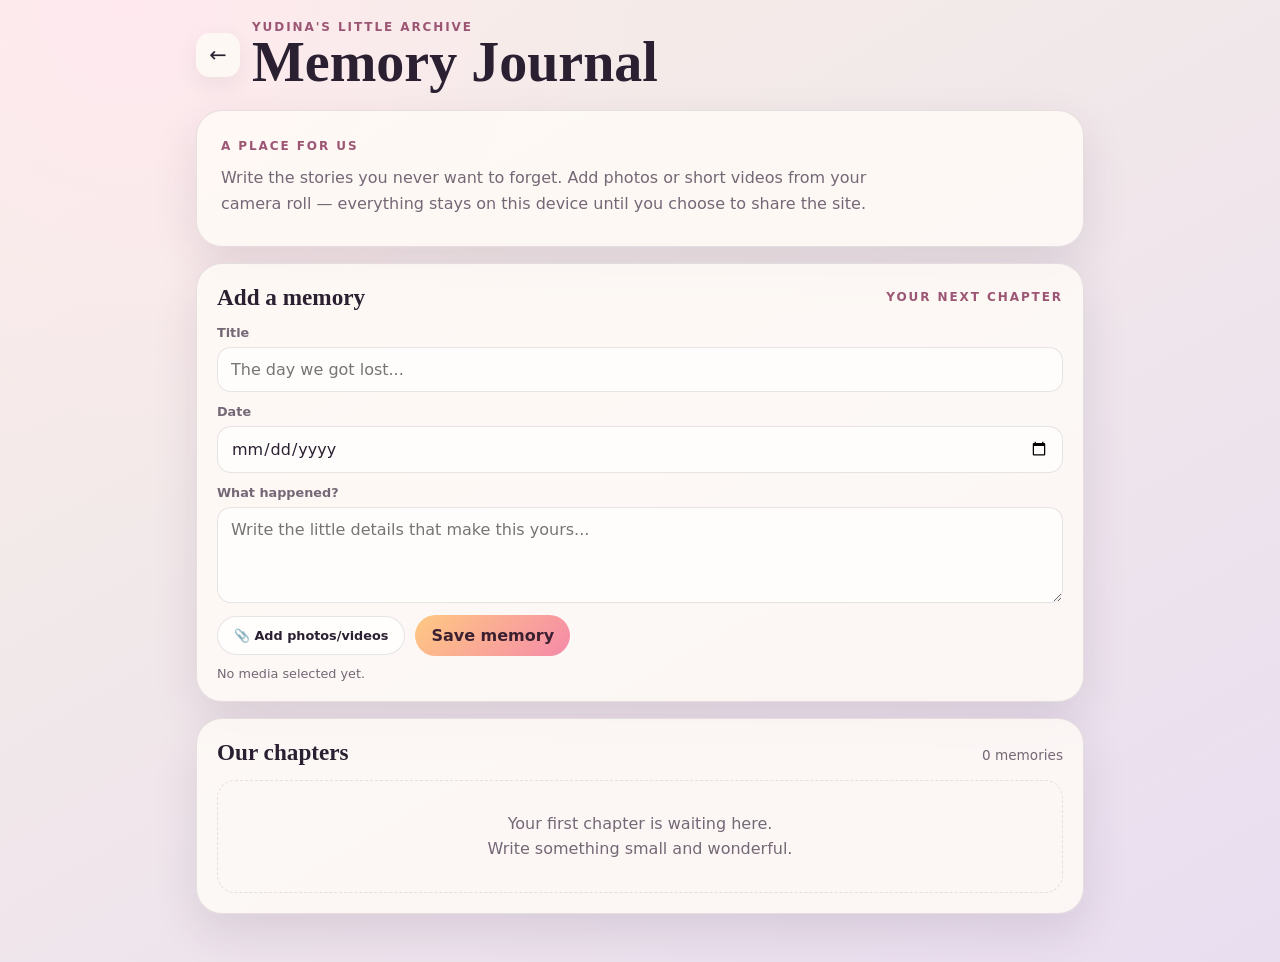
<file: memories.html>
<!DOCTYPE html>
<html lang="en">
<head>
    <meta charset="UTF-8">
    <meta name="viewport" content="width=device-width, initial-scale=1">
    <meta name="theme-color" content="#211a2b">
    <title>Memory Journal | Yudina</title>
    <style>
        :root {
            --ink: #2b2031;
            --muted: #756876;
            --paper: rgba(255, 252, 247, .82);
            --line: rgba(66, 45, 70, .12);
            --pink: #f58aa9;
            --peach: #ffc982;
            --shadow: 0 18px 45px rgba(66, 45, 70, .12);
        }
        * { box-sizing: border-box; }
        body {
            margin: 0;
            min-height: 100vh;
            color: var(--ink);
            font-family: Inter, system-ui, sans-serif;
            background: radial-gradient(circle at 10% 0%, #ffe9ef, transparent 35%),
                linear-gradient(150deg, #f7efe6, #e9def0);
        }
        button, input, textarea { font: inherit; }
        button { cursor: pointer; }
        .shell { width: min(920px, 100%); margin: auto; padding: 20px 16px 48px; }
        .topbar { display: flex; align-items: center; gap: 12px; margin-bottom: 20px; }
        .back, .icon-button {
            display: grid; place-items: center; width: 44px; height: 44px;
            border: 0; border-radius: 14px; background: var(--paper); color: var(--ink);
            text-decoration: none; box-shadow: 0 8px 22px rgba(66,45,70,.08); font-size: 1.3rem;
        }
        h1, h2 { font-family: Georgia, serif; margin: 0; }
        h1 { font-size: clamp(2rem, 8vw, 3.5rem); line-height: 1; }
        h2 { font-size: 1.45rem; }
        .eyebrow { color: #9c5674; font-size: .75rem; font-weight: 800; letter-spacing: .16em; text-transform: uppercase; }
        .hero, .composer, .library { background: var(--paper); border: 1px solid var(--line); border-radius: 26px; box-shadow: var(--shadow); }
        .hero { padding: 28px 24px; margin-bottom: 16px; }
        .hero p { max-width: 650px; color: var(--muted); line-height: 1.65; margin: 12px 0 0; }
        .composer { padding: 20px; margin-bottom: 16px; }
        .composer-head { display: flex; justify-content: space-between; align-items: center; gap: 12px; margin-bottom: 14px; }
        .field { display: grid; gap: 7px; margin-bottom: 12px; }
        label { font-size: .8rem; font-weight: 800; color: var(--muted); }
        input, textarea {
            width: 100%; border: 1px solid var(--line); border-radius: 14px; padding: 12px 13px;
            color: var(--ink); background: rgba(255,255,255,.68); outline: none;
        }
        textarea { min-height: 96px; resize: vertical; }
        input:focus, textarea:focus { border-color: var(--pink); box-shadow: 0 0 0 3px rgba(245,138,169,.16); }
        .actions { display: flex; flex-wrap: wrap; gap: 10px; align-items: center; }
        .primary, .secondary {
            border: 0; border-radius: 999px; padding: 11px 16px; font-weight: 800;
        }
        .primary { color: #3c2030; background: linear-gradient(135deg, var(--peach), var(--pink)); }
        .secondary { color: var(--ink); background: rgba(255,255,255,.8); border: 1px solid var(--line); }
        .file-label { display: inline-flex; align-items: center; gap: 7px; }
        #mediaInput { display: none; }
        .hint { color: var(--muted); font-size: .8rem; margin: 10px 0 0; }
        .library { padding: 20px; }
        .library-head { display: flex; justify-content: space-between; align-items: baseline; gap: 12px; margin-bottom: 14px; }
        .count { color: var(--muted); font-size: .85rem; }
        .entries { display: grid; gap: 14px; }
        .empty { padding: 30px 16px; border: 1px dashed var(--line); border-radius: 18px; text-align: center; color: var(--muted); line-height: 1.6; }
        .entry { position: relative; overflow: hidden; padding: 16px; border: 1px solid var(--line); border-radius: 18px; background: rgba(255,255,255,.48); }
        .entry-meta { display: flex; justify-content: space-between; gap: 10px; color: #9c5674; font-size: .78rem; font-weight: 800; text-transform: uppercase; letter-spacing: .06em; }
        .entry h3 { margin: 9px 0 6px; font-family: Georgia, serif; font-size: 1.3rem; }
        .entry p { color: var(--muted); line-height: 1.6; white-space: pre-wrap; margin: 0; }
        .entry-media { display: grid; grid-template-columns: repeat(auto-fit, minmax(120px, 1fr)); gap: 8px; margin-top: 14px; }
        .entry-media img, .entry-media video { width: 100%; aspect-ratio: 1; object-fit: cover; border-radius: 12px; background: #eee; }
        .delete { position: absolute; top: 12px; right: 12px; border: 0; background: transparent; color: var(--muted); padding: 5px; }
        @media (max-width: 520px) {
            .shell { padding: 14px 12px 32px; }
            .hero, .composer, .library { border-radius: 20px; padding: 18px; }
            .topbar { margin-bottom: 14px; }
            .hero p { font-size: .92rem; }
            .composer-head { align-items: flex-start; flex-direction: column; }
        }
    </style>
</head>
<body>
    <main class="shell">
        <header class="topbar">
            <a class="back" href="index.html" aria-label="Back to birthday home">←</a>
            <div><div class="eyebrow">Yudina's little archive</div><h1>Memory Journal</h1></div>
        </header>

        <section class="hero">
            <div class="eyebrow">A place for us</div>
            <p>Write the stories you never want to forget. Add photos or short videos from your camera roll — everything stays on this device until you choose to share the site.</p>
        </section>

        <section class="composer" aria-labelledby="newMemoryTitle">
            <div class="composer-head"><h2 id="newMemoryTitle">Add a memory</h2><span class="eyebrow">Your next chapter</span></div>
            <form id="memoryForm">
                <div class="field"><label for="memoryTitle">Title</label><input id="memoryTitle" maxlength="80" placeholder="The day we got lost..." required></div>
                <div class="field"><label for="memoryDate">Date</label><input id="memoryDate" type="date"></div>
                <div class="field"><label for="memoryNote">What happened?</label><textarea id="memoryNote" maxlength="1200" placeholder="Write the little details that make this yours..." required></textarea></div>
                <div class="actions">
                    <label class="secondary file-label" for="mediaInput">📎 Add photos/videos<input id="mediaInput" type="file" accept="image/*,video/*" multiple></label>
                    <button class="primary" type="submit">Save memory</button>
                </div>
                <p class="hint" id="mediaHint">No media selected yet.</p>
            </form>
        </section>

        <section class="library" aria-labelledby="libraryTitle">
            <div class="library-head"><h2 id="libraryTitle">Our chapters</h2><span class="count" id="memoryCount">0 memories</span></div>
            <div class="entries" id="entries"></div>
        </section>
    </main>
    <script>
        (() => {
            const KEY = 'yudinaMemoryJournal';
            const form = document.getElementById('memoryForm');
            const mediaInput = document.getElementById('mediaInput');
            const mediaHint = document.getElementById('mediaHint');
            const entries = document.getElementById('entries');
            const count = document.getElementById('memoryCount');
            let selectedMedia = [];

            function load() {
                try { return JSON.parse(localStorage.getItem(KEY) || '[]'); }
                catch (error) { console.error('Unable to load saved memories.', error); return []; }
            }
            function save(items) { localStorage.setItem(KEY, JSON.stringify(items)); }
            function render() {
                const items = load();
                count.textContent = `${items.length} ${items.length === 1 ? 'memory' : 'memories'}`;
                entries.innerHTML = '';
                if (!items.length) {
                    entries.innerHTML = '<div class="empty">Your first chapter is waiting here.<br>Write something small and wonderful.</div>';
                    return;
                }
                items.slice().reverse().forEach((item) => {
                    const article = document.createElement('article');
                    article.className = 'entry';
                    const media = (item.media || []).map((file) => file.type.startsWith('video/')
                        ? `<video controls preload="metadata" src="${file.data}" aria-label="${file.name}"></video>`
                        : `<img src="${file.data}" alt="${file.name}" loading="lazy">`).join('');
                    article.innerHTML = `<button class="delete" type="button" aria-label="Delete ${item.title}">Delete</button>
                        <div class="entry-meta"><span>${item.date || 'A day worth remembering'}</span><span>${item.media?.length || 0} media</span></div>
                        <h3></h3><p></p>${media ? `<div class="entry-media">${media}</div>` : ''}`;
                    article.querySelector('h3').textContent = item.title;
                    article.querySelector('p').textContent = item.note;
                    article.querySelector('.delete').addEventListener('click', () => {
                        save(items.filter((candidate) => candidate.id !== item.id));
                        render();
                    });
                    entries.appendChild(article);
                });
            }
            mediaInput.addEventListener('change', () => {
                selectedMedia = [...mediaInput.files];
                mediaHint.textContent = selectedMedia.length ? `${selectedMedia.length} file${selectedMedia.length === 1 ? '' : 's'} ready to attach.` : 'No media selected yet.';
            });
            form.addEventListener('submit', async (event) => {
                event.preventDefault();
                const files = await Promise.all(selectedMedia.map((file) => new Promise((resolve, reject) => {
                    const reader = new FileReader();
                    reader.onload = () => resolve({ name: file.name, type: file.type, data: reader.result });
                    reader.onerror = () => reject(reader.error);
                    reader.readAsDataURL(file);
                })));
                const items = load();
                items.push({ id: `${Date.now()}-${Math.random().toString(16).slice(2)}`, title: document.getElementById('memoryTitle').value.trim(), date: document.getElementById('memoryDate').value, note: document.getElementById('memoryNote').value.trim(), media: files });
                save(items);
                form.reset(); selectedMedia = []; mediaHint.textContent = 'No media selected yet.'; render();
            });
            render();
        })();
    </script>
</body>
</html>
</file>
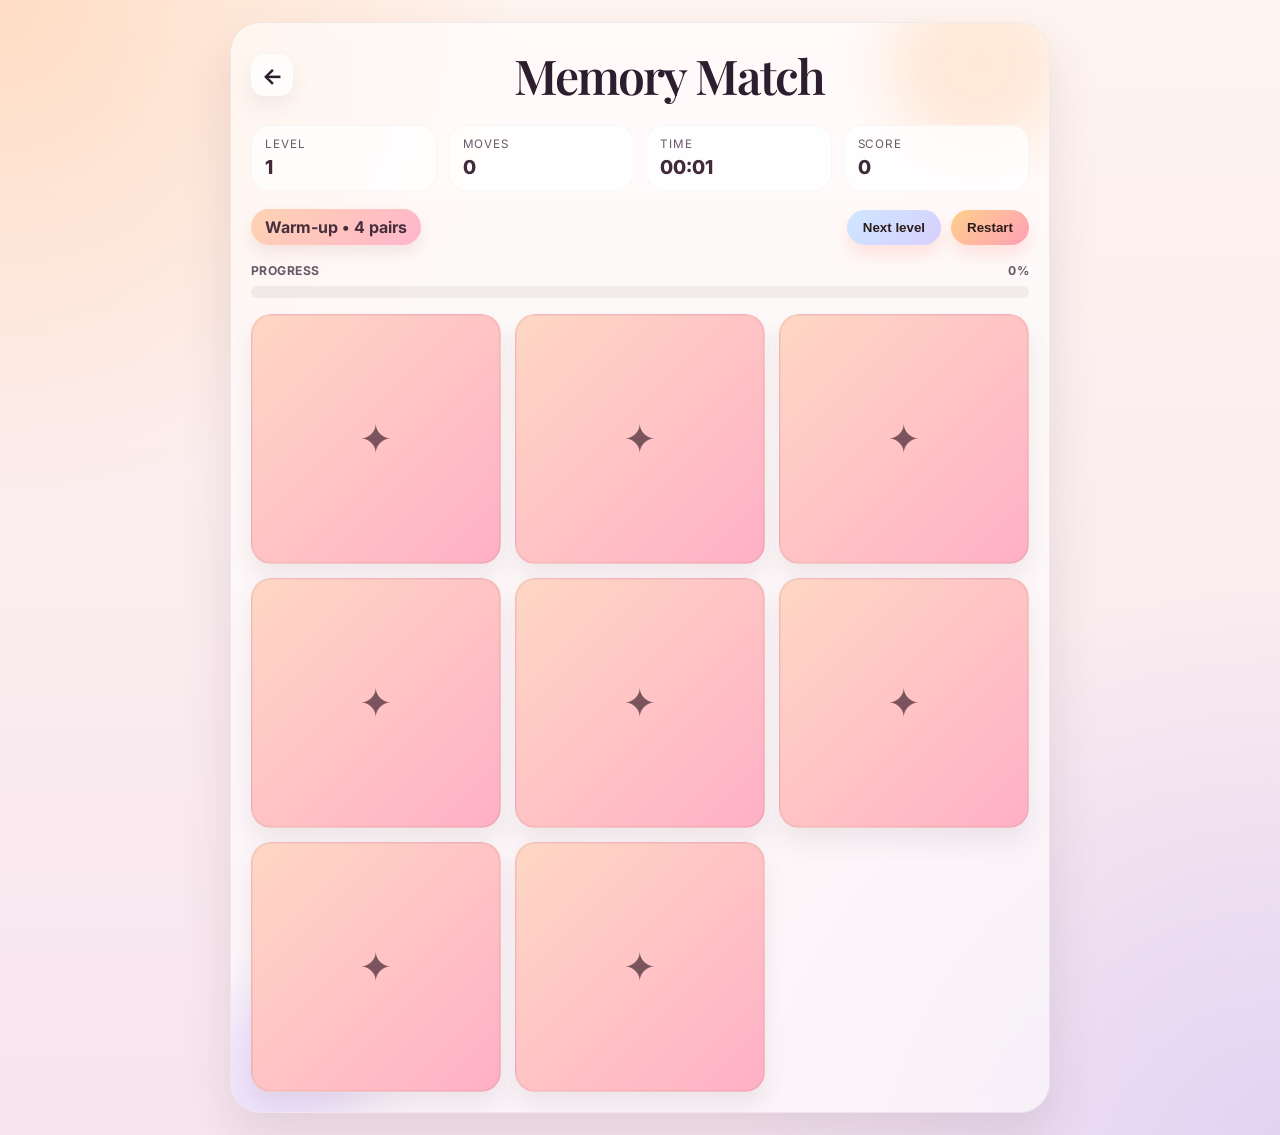
<file: memory.html>
<!DOCTYPE html>
<html lang="en">
<head>
    <meta charset="UTF-8">
    <meta name="viewport" content="width=device-width, initial-scale=1.0">
    <title>Memory Match</title>
    <style>
        @import url('https://fonts.googleapis.com/css2?family=Caveat:wght@400;700&family=Playfair+Display:ital,wght@0,400;0,600;1,400&family=Inter:wght@300;400;500;600;700&display=swap');

        :root {
            --bg1: #fff4ef;
            --bg2: #f7e5ef;
            --panel: rgba(255,255,255,0.6);
            --primary: #e77a9d;
            --secondary: #f7b56d;
            --accent: #7d74d8;
            --card-front: #fffaf7;
            --card-back: linear-gradient(135deg, #ffcfb7 0%, #ff9ab8 100%);
            --success: #5ed69a;
            --text: #2d1e2f;
            --muted: #685868;
        }

        * { box-sizing: border-box; margin: 0; padding: 0; }

        body {
            min-height: 100vh;
            font-family: 'Inter', sans-serif;
            color: var(--text);
            background:
                radial-gradient(circle at top left, rgba(255,215,185,0.8), transparent 30%),
                radial-gradient(circle at bottom right, rgba(176,164,255,0.28), transparent 32%),
                linear-gradient(180deg, var(--bg1) 0%, var(--bg2) 100%);
            display: flex;
            justify-content: center;
            padding: 22px 16px;
        }

        .game-shell {
            width: min(820px, 100%);
            background: var(--panel);
            border: 1px solid rgba(70, 50, 70, 0.08);
            border-radius: 30px;
            box-shadow: 0 24px 50px rgba(75, 50, 64, 0.12);
            backdrop-filter: blur(6px);
            padding: 20px;
            position: relative;
            overflow: hidden;
        }

        .game-shell::before,
        .game-shell::after {
            content: '';
            position: absolute;
            width: 180px;
            height: 180px;
            border-radius: 50%;
            filter: blur(30px);
            opacity: 0.36;
            pointer-events: none;
        }

        .game-shell::before {
            background: rgba(255, 180, 120, 0.7);
            top: -50px;
            right: -20px;
        }

        .game-shell::after {
            background: rgba(182, 155, 255, 0.6);
            left: -40px;
            bottom: -60px;
        }

        .topbar {
            position: relative;
            z-index: 1;
            display: flex;
            align-items: center;
            justify-content: space-between;
            gap: 16px;
            margin-bottom: 18px;
        }

        .back-btn {
            width: 42px;
            height: 42px;
            border-radius: 14px;
            display: flex;
            align-items: center;
            justify-content: center;
            text-decoration: none;
            background: rgba(255,255,255,0.74);
            color: var(--text);
            font-size: 1.4rem;
            font-weight: 700;
            box-shadow: 0 10px 20px rgba(94, 66, 72, 0.08);
        }

        h1 {
            font-family: 'Playfair Display', serif;
            font-size: clamp(2.1rem, 5vw, 3rem);
            font-weight: 600;
            letter-spacing: -0.04em;
            text-align: center;
            flex: 1;
        }

        .hud {
            position: relative;
            z-index: 1;
            display: grid;
            grid-template-columns: repeat(4, minmax(0, 1fr));
            gap: 12px;
            margin-bottom: 18px;
        }

        .hud-box {
            background: rgba(255,255,255,0.72);
            border-radius: 18px;
            padding: 12px 14px;
            box-shadow: inset 0 0 0 1px rgba(94, 66, 72, 0.04);
        }

        .hud-label {
            display: block;
            font-size: 0.73rem;
            text-transform: uppercase;
            letter-spacing: 0.08em;
            color: var(--muted);
            margin-bottom: 4px;
        }

        .hud-value {
            display: block;
            font-size: 1.2rem;
            font-weight: 800;
            color: #412b3a;
        }

        .status-row {
            position: relative;
            z-index: 1;
            display: flex;
            align-items: center;
            justify-content: space-between;
            gap: 16px;
            margin-bottom: 18px;
            flex-wrap: wrap;
        }

        .status-pill {
            background: linear-gradient(135deg, rgba(255,206,171,0.9) 0%, rgba(255,173,199,0.9) 100%);
            border-radius: 999px;
            padding: 8px 14px;
            font-weight: 700;
            color: #472f3d;
            box-shadow: 0 8px 16px rgba(186, 116, 99, 0.15);
        }

        .button-row {
            display: flex;
            gap: 10px;
            flex-wrap: wrap;
        }

        .small-btn {
            border: none;
            background: linear-gradient(135deg, #ffd08a 0%, #ff9fb8 100%);
            color: #2c1d1d;
            font-weight: 800;
            border-radius: 999px;
            padding: 10px 16px;
            cursor: pointer;
            box-shadow: 0 10px 18px rgba(255, 150, 134, 0.24);
            transition: transform 0.16s ease, box-shadow 0.16s ease;
        }

        .small-btn:hover {
            transform: translateY(-1px) scale(1.02);
        }

        .small-btn.secondary {
            background: linear-gradient(135deg, #cfe7ff 0%, #d7cfff 100%);
        }

        .progress-wrap {
            position: relative;
            z-index: 1;
            margin-bottom: 16px;
        }

        .progress-meta {
            display: flex;
            justify-content: space-between;
            font-size: 0.76rem;
            font-weight: 700;
            letter-spacing: 0.04em;
            color: var(--muted);
            margin-bottom: 8px;
            text-transform: uppercase;
        }

        .progress-bar {
            position: relative;
            height: 12px;
            border-radius: 999px;
            background: rgba(90, 68, 87, 0.08);
            overflow: hidden;
        }

        .progress-fill {
            position: absolute;
            inset: 0 auto 0 0;
            width: 0%;
            border-radius: inherit;
            background: linear-gradient(90deg, #ffbf69 0%, #ff8aaa 50%, #8d7ef5 100%);
            transition: width 0.28s ease;
        }

        .memory-grid {
            position: relative;
            z-index: 1;
            display: grid;
            grid-template-columns: repeat(4, minmax(0, 1fr));
            gap: 14px;
            margin-top: 10px;
        }

        .memory-card {
            position: relative;
            aspect-ratio: 1;
            border: none;
            border-radius: 20px;
            background: transparent;
            cursor: pointer;
            perspective: 1200px;
        }

        .memory-card-inner {
            position: absolute;
            inset: 0;
            border-radius: 20px;
            transform-style: preserve-3d;
            transition: transform 0.52s cubic-bezier(0.2, 0.8, 0.2, 1);
        }

        .memory-card.flipped .memory-card-inner,
        .memory-card.matched .memory-card-inner {
            transform: rotateY(180deg);
        }

        .memory-card-face {
            position: absolute;
            inset: 0;
            display: flex;
            align-items: center;
            justify-content: center;
            border-radius: 20px;
            backface-visibility: hidden;
            box-shadow: 0 14px 24px rgba(87, 58, 73, 0.12);
            user-select: none;
        }

        .memory-card-front {
            background: var(--card-back);
            color: #fff;
            font-size: clamp(1.8rem, 5vw, 2.5rem);
            font-weight: 800;
            transform: rotateY(180deg);
            border: 1px solid rgba(255, 255, 255, 0.26);
        }

        .memory-card-back {
            background: linear-gradient(135deg, #ffd7c4 0%, #ffb0c6 100%);
            border: 1px solid rgba(120, 89, 95, 0.08);
            font-size: 2.1rem;
            color: rgba(93, 58, 70, 0.82);
            box-shadow: inset 0 0 0 1px rgba(121, 86, 83, 0.08), 0 14px 24px rgba(87, 58, 73, 0.09);
        }

        .memory-card-back::before {
            content: '✦';
            display: block;
            transform: scale(1.2);
            animation: twinkle 1.4s ease-in-out infinite alternate;
        }

        .memory-card.matched .memory-card-front {
            background: linear-gradient(135deg, #e2fbe8 0%, #baf0d2 100%);
            color: #245746;
            box-shadow: 0 12px 22px rgba(54, 148, 91, 0.2);
        }

        .memory-card.matched {
            animation: popMatch 0.35s ease;
        }

        .memory-card:not(.matched):not(.flipped):hover .memory-card-back {
            transform: translateY(-2px);
        }

        .toast {
            position: fixed;
            left: 50%;
            bottom: 26px;
            transform: translateX(-50%) translateY(24px);
            opacity: 0;
            background: rgba(35, 21, 34, 0.88);
            color: #fff;
            border-radius: 999px;
            padding: 10px 16px;
            font-weight: 700;
            letter-spacing: 0.04em;
            pointer-events: none;
            transition: all 0.25s ease;
            z-index: 30;
        }

        .toast.show {
            opacity: 1;
            transform: translateX(-50%) translateY(0);
        }

        @keyframes popMatch {
            0% { transform: scale(0.94); }
            45% { transform: scale(1.06); }
            100% { transform: scale(1); }
        }

        @keyframes twinkle {
            0% { transform: scale(1); opacity: 0.8; }
            100% { transform: scale(1.2); opacity: 1; }
        }

        @media (max-width: 640px) {
            .game-shell { padding: 16px; }
            .hud { grid-template-columns: repeat(2, minmax(0, 1fr)); }
            .memory-grid { gap: 10px; }
            .topbar { align-items: flex-start; }
        }
    </style>
</head>
<body>
    <div class="game-shell">
        <div class="topbar">
            <a class="back-btn" href="games.html" aria-label="Back to games">←</a>
            <h1>Memory Match</h1>
        </div>

        <div class="hud">
            <div class="hud-box">
                <span class="hud-label">Level</span>
                <span class="hud-value" id="levelValue">1</span>
            </div>
            <div class="hud-box">
                <span class="hud-label">Moves</span>
                <span class="hud-value" id="movesValue">0</span>
            </div>
            <div class="hud-box">
                <span class="hud-label">Time</span>
                <span class="hud-value" id="timeValue">00:00</span>
            </div>
            <div class="hud-box">
                <span class="hud-label">Score</span>
                <span class="hud-value" id="scoreValue">0</span>
            </div>
        </div>

        <div class="status-row">
            <div class="status-pill" id="statusText">Ready to play</div>
            <div class="button-row">
                <button class="small-btn secondary" id="nextLevelBtn" type="button">Next level</button>
                <button class="small-btn" id="resetMemory" type="button">Restart</button>
            </div>
        </div>

        <div class="progress-wrap">
            <div class="progress-meta">
                <span>Progress</span>
                <span id="progressText">0%</span>
            </div>
            <div class="progress-bar">
                <div class="progress-fill" id="progressFill"></div>
            </div>
        </div>

        <div class="memory-grid" id="memoryGrid"></div>
    </div>

    <div class="toast" id="toast">Level up!</div>

    <script>
        const symbols = ['✨', '💖', '🎁', '🌸', '☀️', '🎉', '🩷', '💫', '🍓', '🌙', '🎀', '🔥'];
        const levelConfig = [
            { pairs: 4, label: 'Warm-up' },
            { pairs: 6, label: 'Cute chaos' },
            { pairs: 8, label: 'Pink panic' },
            { pairs: 10, label: 'Legendary' }
        ];

        const memoryGrid = document.getElementById('memoryGrid');
        const scoreValue = document.getElementById('scoreValue');
        const movesValue = document.getElementById('movesValue');
        const timeValue = document.getElementById('timeValue');
        const levelValue = document.getElementById('levelValue');
        const statusText = document.getElementById('statusText');
        const progressFill = document.getElementById('progressFill');
        const progressText = document.getElementById('progressText');
        const toast = document.getElementById('toast');
        const resetMemory = document.getElementById('resetMemory');
        const nextLevelBtn = document.getElementById('nextLevelBtn');

        let selectedCards = [];
        let moves = 0;
        let score = 0;
        let level = 0;
        let matchedPairs = 0;
        let lockBoard = false;
        let timer = 0;
        let timerId = null;
        let currentPairs = 4;
        let audioCtx = null;

        function shuffle(array) {
            for (let i = array.length - 1; i > 0; i--) {
                const j = Math.floor(Math.random() * (i + 1));
                [array[i], array[j]] = [array[j], array[i]];
            }
            return array;
        }

        function ensureAudio() {
            if (!audioCtx) {
                const AudioCtx = window.AudioContext || window.webkitAudioContext;
                if (AudioCtx) {
                    audioCtx = new AudioCtx();
                }
            }
            if (audioCtx && audioCtx.state === 'suspended') {
                audioCtx.resume();
            }
        }

        function playTone(type, frequency = 440, duration = 0.12) {
            if (!audioCtx) return;
            const oscillator = audioCtx.createOscillator();
            const gain = audioCtx.createGain();
            oscillator.type = type;
            oscillator.frequency.value = frequency;
            gain.gain.value = 0.001;
            oscillator.connect(gain);
            gain.connect(audioCtx.destination);
            gain.gain.exponentialRampToValueAtTime(0.08, audioCtx.currentTime + 0.02);
            gain.gain.exponentialRampToValueAtTime(0.0001, audioCtx.currentTime + duration);
            oscillator.start();
            oscillator.stop(audioCtx.currentTime + duration);
        }

        function playSound(name) {
            ensureAudio();
            if (!audioCtx) return;
            if (name === 'flip') playTone('triangle', 420, 0.09);
            if (name === 'match') {
                playTone('sine', 620, 0.12);
                setTimeout(() => playTone('triangle', 790, 0.12), 70);
            }
            if (name === 'wrong') playTone('sawtooth', 200, 0.12);
            if (name === 'level') {
                playTone('square', 600, 0.13);
                setTimeout(() => playTone('triangle', 760, 0.13), 90);
            }
            if (name === 'win') {
                playTone('triangle', 500, 0.14);
                setTimeout(() => playTone('triangle', 650, 0.14), 110);
                setTimeout(() => playTone('triangle', 800, 0.14), 220);
            }
        }

        function updateHud() {
            movesValue.textContent = String(moves);
            scoreValue.textContent = String(score);
            levelValue.textContent = String(level + 1);
            timeValue.textContent = formatTime(timer);
            progressText.textContent = `${Math.round((matchedPairs / currentPairs) * 100)}%`;
            progressFill.style.width = `${(matchedPairs / currentPairs) * 100}%`;
        }

        function formatTime(value) {
            const minutes = String(Math.floor(value / 60)).padStart(2, '0');
            const seconds = String(value % 60).padStart(2, '0');
            return `${minutes}:${seconds}`;
        }

        function showToast(message) {
            toast.textContent = message;
            toast.classList.add('show');
            clearTimeout(showToast.timeoutId);
            showToast.timeoutId = setTimeout(() => {
                toast.classList.remove('show');
            }, 1200);
        }

        function startTimer() {
            clearInterval(timerId);
            timer = 0;
            timerId = setInterval(() => {
                timer += 1;
                timeValue.textContent = formatTime(timer);
            }, 1000);
        }

        function buildBoard() {
            const config = levelConfig[level] || levelConfig[levelConfig.length - 1];
            currentPairs = config.pairs;
            matchedPairs = 0;
            selectedCards = [];
            lockBoard = false;
            moves = 0;
            score = Math.max(0, score);
            memoryGrid.innerHTML = '';
            memoryGrid.style.gridTemplateColumns = `repeat(${Math.min(4, Math.ceil(Math.sqrt(currentPairs * 2)))}, minmax(0, 1fr))`;

            const chosenSymbols = shuffle(symbols.slice()).slice(0, config.pairs);
            const deck = shuffle([...chosenSymbols, ...chosenSymbols]);

            deck.forEach((symbol, index) => {
                const card = document.createElement('button');
                card.type = 'button';
                card.className = 'memory-card';
                card.dataset.symbol = symbol;
                card.dataset.id = String(index);
                card.innerHTML = `
                    <div class="memory-card-inner">
                        <div class="memory-card-face memory-card-back"></div>
                        <div class="memory-card-face memory-card-front">${symbol}</div>
                    </div>
                `;
                card.addEventListener('click', () => flipCard(card));
                memoryGrid.appendChild(card);
            });

            updateHud();
            statusText.textContent = `${config.label} • ${config.pairs} pairs`;
            startTimer();
        }

        function flipCard(card) {
            if (lockBoard || card.classList.contains('flipped') || card.classList.contains('matched')) {
                return;
            }

            card.classList.add('flipped');
            card.setAttribute('aria-label', 'Flipped card');
            selectedCards.push(card);
            playSound('flip');

            if (selectedCards.length === 2) {
                moves += 1;
                updateHud();
                lockBoard = true;

                const [first, second] = selectedCards;
                if (first.dataset.symbol === second.dataset.symbol) {
                    matchedPairs += 1;
                    score += 120 + (level * 35) + Math.max(0, 18 - moves) * 4;
                    updateHud();
                    playSound('match');

                    setTimeout(() => {
                        first.classList.add('matched');
                        second.classList.add('matched');
                        selectedCards = [];
                        lockBoard = false;
                        statusText.textContent = 'Nice match!';
                        if (matchedPairs >= currentPairs) {
                            finishLevel();
                        }
                    }, 220);
                } else {
                    score = Math.max(0, score - 10);
                    updateHud();
                    playSound('wrong');
                    setTimeout(() => {
                        first.classList.remove('flipped');
                        second.classList.remove('flipped');
                        selectedCards = [];
                        lockBoard = false;
                        statusText.textContent = 'Not this time';
                    }, 720);
                }
            }
        }

        function finishLevel() {
            clearInterval(timerId);
            playSound('win');
            score += Math.max(0, 60 - timer) + level * 25;
            updateHud();
            statusText.textContent = 'Board cleared!';
            showToast(level === levelConfig.length - 1 ? 'Legendary win!' : 'Level up!');
            if (level < levelConfig.length - 1) {
                nextLevelBtn.disabled = false;
                nextLevelBtn.textContent = `Next level (${level + 2})`;
            } else {
                nextLevelBtn.disabled = true;
                nextLevelBtn.textContent = 'Final level cleared';
            }
        }

        function goToNextLevel() {
            if (level < levelConfig.length - 1) {
                level += 1;
                playSound('level');
                nextLevelBtn.disabled = true;
                nextLevelBtn.textContent = 'Next level';
                buildBoard();
                showToast(`Level ${level + 1}: ${levelConfig[level].label}`);
            }
        }

        resetMemory.addEventListener('click', () => {
            score = 0;
            level = 0;
            nextLevelBtn.disabled = false;
            nextLevelBtn.textContent = 'Next level';
            buildBoard();
            showToast('Fresh round!');
        });

        nextLevelBtn.addEventListener('click', goToNextLevel);

        buildBoard();
        nextLevelBtn.disabled = false;
        nextLevelBtn.textContent = 'Next level';
    </script>
</body>
</html>
</file>
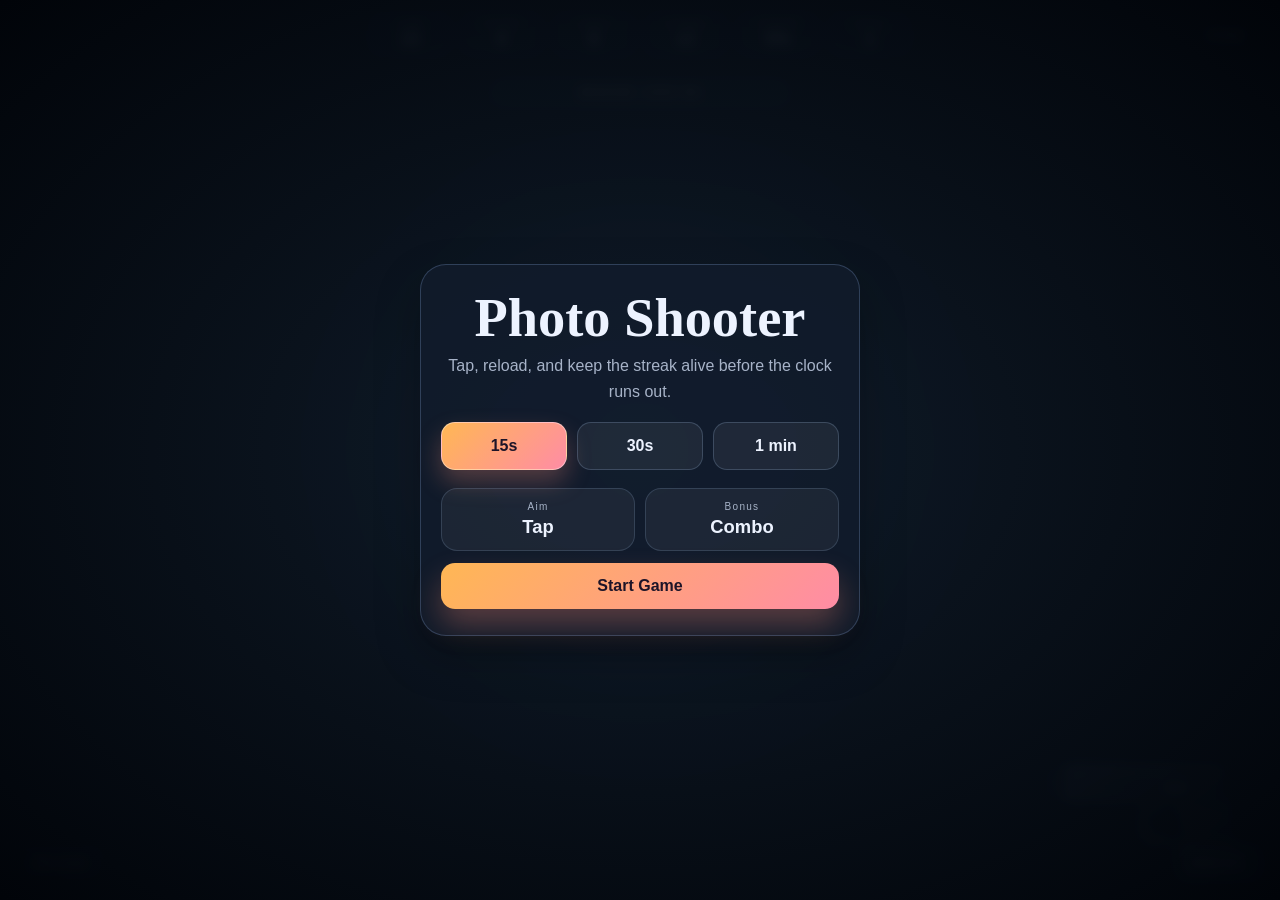
<file: shooter.html>
<!DOCTYPE html>
<html lang="en">
<head>
    <meta charset="UTF-8" />
    <meta name="viewport" content="width=device-width, initial-scale=1.0, maximum-scale=1.0, user-scalable=no, viewport-fit=cover" />
    <meta name="theme-color" content="#05070b" />
    <meta name="apple-mobile-web-app-capable" content="yes" />
    <title>Photo Shooter</title>
    <style>
        :root {
            --bg-1: #05070b;
            --bg-2: #111821;
            --panel: rgba(14, 22, 34, 0.72);
            --panel-strong: rgba(18, 28, 42, 0.92);
            --text: #edf3ff;
            --muted: #a7b3c8;
            --accent: #ffb84d;
            --danger: #ff5c7a;
            --good: #7ef0c0;
            --shadow: rgba(0, 0, 0, 0.28);
        }

        * {
            box-sizing: border-box;
            -webkit-tap-highlight-color: transparent;
        }

        html, body {
            margin: 0;
            width: 100%;
            height: 100%;
            overflow: hidden;
            background: linear-gradient(180deg, var(--bg-1) 0%, var(--bg-2) 100%);
            color: var(--text);
            font-family: Inter, Arial, sans-serif;
            user-select: none;
            -webkit-user-select: none;
            touch-action: none;
            overscroll-behavior: none;
        }

        body {
            position: relative;
        }

        #game {
            position: relative;
            width: 100%;
            height: 100%;
            overflow: hidden;
            background:
                radial-gradient(circle at center, rgba(36, 52, 72, 0.9), rgba(3, 6, 12, 1) 45%),
                linear-gradient(180deg, rgba(16, 24, 36, 0.2), rgba(8, 12, 18, 0.8));
        }

        #game.shake {
            animation: gameShake 0.12s ease-in-out 2;
        }

        @keyframes gameShake {
            0%, 100% { transform: translate3d(0,0,0); }
            25% { transform: translate3d(-2px, 1px, 0); }
            50% { transform: translate3d(2px, -1px, 0); }
            75% { transform: translate3d(-1px, 1px, 0); }
        }

        #targetsLayer,
        #effectsLayer {
            position: absolute;
            inset: 0;
            overflow: hidden;
            z-index: 2;
        }

        #hud {
            position: absolute;
            top: 0;
            left: 0;
            right: 0;
            padding: calc(12px + env(safe-area-inset-top)) 12px 8px;
            display: flex;
            justify-content: center;
            gap: 8px;
            z-index: 30;
            pointer-events: none;
            flex-wrap: wrap;
        }

        #missionBanner {
            position: absolute;
            top: calc(78px + env(safe-area-inset-top));
            left: 50%;
            transform: translateX(-50%);
            min-width: min(80vw, 300px);
            padding: 8px 16px;
            border-radius: 999px;
            background: rgba(17, 27, 38, 0.76);
            border: 1px solid rgba(236, 176, 90, 0.4);
            color: #ffdca5;
            font-size: 10px;
            letter-spacing: 1.6px;
            text-transform: uppercase;
            font-weight: 900;
            text-align: center;
            box-shadow: 0 12px 22px rgba(0,0,0,0.22);
            z-index: 20;
            pointer-events: none;
        }

        #missionBanner.pulse {
            animation: missionPulse 0.45s ease-out;
        }

        @keyframes missionPulse {
            0% { transform: translateX(-50%) scale(0.96); opacity: 0.5; }
            55% { transform: translateX(-50%) scale(1.04); opacity: 1; }
            100% { transform: translateX(-50%) scale(1); opacity: 1; }
        }

        .hud-pill {
            min-width: 84px;
            background: rgba(17, 27, 38, 0.72);
            border: 1px solid rgba(124, 167, 240, 0.25);
            backdrop-filter: blur(8px);
            border-radius: 14px;
            padding: 6px 10px;
            text-align: center;
            box-shadow: 0 10px 20px rgba(0,0,0,0.15);
        }

        .hud-pill .label {
            display: block;
            font-size: 9px;
            letter-spacing: 1.4px;
            color: var(--muted);
            margin-bottom: 2px;
        }

        .hud-pill .value {
            display: block;
            font-size: 1.1rem;
            font-weight: 800;
            line-height: 1;
        }

        .value.low {
            color: #ff7d7d;
        }

        #homeBtn,
        #reloadBtn,
        #specialBtn {
            position: absolute;
            left: 16px;
            bottom: calc(18px + env(safe-area-invert-bottom, 0px));
            z-index: 30;
            border: 1px solid rgba(123, 164, 239, 0.3);
            background: rgba(17, 27, 38, 0.86);
            color: var(--text);
            border-radius: 14px;
            padding: 12px 16px;
            font-size: 11px;
            font-weight: 800;
            letter-spacing: 1.4px;
            backdrop-filter: blur(8px);
            box-shadow: 0 10px 20px rgba(0,0,0,0.2);
            transition: opacity 0.25s ease, transform 0.15s ease;
        }

        #homeBtn {
            left: auto;
            right: 16px;
            top: calc(16px + env(safe-area-inset-top));
            bottom: auto;
            z-index: 35;
            text-decoration: none;
            display: inline-flex;
            align-items: center;
            justify-content: center;
            min-width: 74px;
            background: rgba(10, 17, 26, 0.72);
            border-color: rgba(255, 255, 255, 0.14);
        }

        #specialBtn {
            left: auto;
            right: 16px;
            background: linear-gradient(135deg, rgba(112, 245, 214, 0.18), rgba(91, 154, 255, 0.2));
            border-color: rgba(116, 217, 255, 0.45);
            color: #dffcff;
        }

        #reloadBtn:active,
        #specialBtn:active {
            transform: scale(0.96);
        }

        #reloadBtn.busy {
            opacity: 0.5;
        }

        #specialBtn.ready {
            background: linear-gradient(135deg, rgba(255, 183, 84, 0.28), rgba(255, 116, 163, 0.26));
            border-color: rgba(255, 214, 133, 0.7);
            box-shadow: 0 10px 25px rgba(255, 171, 97, 0.26);
        }

        #gun {
            position: absolute;
            right: clamp(8px, 2.8vw, 28px);
            bottom: calc(12px + env(safe-area-inset-bottom));
            width: clamp(150px, 30vw, 230px);
            height: clamp(110px, 18vw, 160px);
            transform-origin: 85% 80%;
            z-index: 20;
            filter: drop-shadow(0 12px 18px rgba(0,0,0,0.3));
        }

        #gun svg {
            display: block;
            width: 100%;
            height: 100%;
        }

        #gun.recoil {
            animation: recoil 0.18s ease-out;
        }

        #gun.reloading {
            animation: reloadPose 1.1s ease-in-out;
        }

        @keyframes recoil {
            0% { transform: rotate(-18deg) translate(0, 0) scale(1); }
            20% { transform: rotate(-22deg) translate(6px, 8px) scale(1.02); }
            100% { transform: rotate(-18deg) translate(0, 0) scale(1); }
        }

        @keyframes reloadPose {
            0% { transform: rotate(-18deg) translate(0, 0); }
            25% { transform: rotate(-8deg) translate(18px, 28px); }
            75% { transform: rotate(-8deg) translate(18px, 28px); }
            100% { transform: rotate(-18deg) translate(0, 0); }
        }

        #flash {
            position: absolute;
            left: 2%;
            top: 35%;
            width: 54px;
            height: 54px;
            border-radius: 50%;
            pointer-events: none;
            background: radial-gradient(circle, rgba(255,245,196,1) 0%, rgba(255,198,99,1) 22%, rgba(255,138,58,0.8) 42%, rgba(255,90,0,0) 72%);
            opacity: 0;
            transform: scale(0.5);
            z-index: 18;
        }

        #focusOverlay {
            position: absolute;
            inset: 0;
            pointer-events: none;
            z-index: 17;
            opacity: 0;
            transition: opacity 0.18s ease;
            background: radial-gradient(circle at center, rgba(255,255,255,0.12) 0%, rgba(27,38,53,0.1) 34%, rgba(5,10,17,0.58) 72%, rgba(5,10,17,0.86) 100%);
        }

        #focusOverlay.visible {
            opacity: 1;
        }

        #flash.on {
            animation: flashAnim 0.11s ease-out;
        }

        @keyframes flashAnim {
            0% { opacity: 1; transform: scale(0.45); }
            100% { opacity: 0; transform: scale(1.8); }
        }

        .target {
            position: absolute;
            border-radius: 50%;
            overflow: hidden;
            border: 3px solid rgba(255, 102, 102, 0.9);
            box-shadow: 0 0 0 3px rgba(255,255,255,0.08), 0 16px 30px rgba(0,0,0,0.28);
            background: linear-gradient(135deg, #1d2430, #0f1520);
            z-index: 4;
            pointer-events: none;
            will-change: transform, opacity;
            transition: box-shadow 0.15s ease, border-color 0.15s ease;
        }

        .target.rare {
            border-color: rgba(255, 214, 90, 0.95);
            box-shadow: 0 0 0 3px rgba(255,209,102,0.18), 0 20px 30px rgba(255, 179, 71, 0.18);
        }

        .target.boss {
            border-color: rgba(255, 111, 163, 0.95);
            box-shadow: 0 0 0 4px rgba(255, 116, 185, 0.2), 0 24px 38px rgba(255, 73, 154, 0.18);
        }

        .target img {
            width: 100%;
            height: 100%;
            display: block;
            object-fit: cover;
            border-radius: 50%;
            filter: saturate(1.05) contrast(1.05);
        }

        .target::before {
            content: "";
            position: absolute;
            inset: 0;
            border-radius: 50%;
            background: radial-gradient(circle at center, transparent 0 55%, rgba(255,255,255,0.12) 55% 58%, transparent 58% 100%);
            z-index: 2;
        }

        .target::after {
            content: "";
            position: absolute;
            inset: 10%;
            border-radius: 50%;
            border: 2px solid rgba(255,255,255,0.66);
            z-index: 3;
            box-shadow: inset 0 0 0 2px rgba(255,255,255,0.18);
        }

        .target.hit {
            animation: hitPulse 0.25s ease-out forwards;
        }

        @keyframes hitPulse {
            0% { transform: scale(1); opacity: 1; }
            50% { transform: scale(1.25); opacity: 1; }
            100% { transform: scale(0.2); opacity: 0; }
        }

        .tracer {
            position: absolute;
            height: 4px;
            border-radius: 999px;
            background: linear-gradient(90deg, rgba(255,255,255,0) 0%, rgba(255,232,173,0.95) 25%, rgba(255,174,82,0.85) 100%);
            box-shadow: 0 0 10px rgba(255, 183, 76, 0.8);
            pointer-events: none;
            z-index: 10;
            transform-origin: left center;
            animation: tracerFade 0.12s ease-out forwards;
        }

        @keyframes tracerFade {
            0% { opacity: 1; }
            100% { opacity: 0; }
        }

        .impact {
            position: absolute;
            width: 8px;
            height: 8px;
            border-radius: 50%;
            border: 1.5px solid rgba(255,237,175,0.9);
            box-shadow: 0 0 8px rgba(255,205,88,0.52);
            background: rgba(255, 240, 180, 0.08);
            transform: translate(-50%, -50%) scale(0.4);
            animation: impact 0.24s ease-out forwards;
            pointer-events: none;
            z-index: 12;
        }

        @keyframes impact {
            0% { opacity: 1; transform: translate(-50%, -50%) scale(0.4); }
            100% { opacity: 0; transform: translate(-50%, -50%) scale(1.5); }
        }

        .float-score {
            position: absolute;
            font-weight: 900;
            font-size: 1.05rem;
            color: #ffd166;
            text-shadow: 0 0 8px rgba(255,195,80,0.8);
            animation: floatScore 0.7s ease-out forwards;
            pointer-events: none;
            z-index: 14;
        }

        @keyframes floatScore {
            0% { opacity: 1; transform: translate(-50%, -50%) scale(0.75); }
            35% { opacity: 1; transform: translate(-50%, -90%) scale(1.15); }
            100% { opacity: 0; transform: translate(-50%, -150%) scale(1); }
        }

        .combo-banner {
            position: absolute;
            font-weight: 900;
            letter-spacing: 2px;
            text-transform: uppercase;
            color: #ffdf8c;
            text-shadow: 0 0 12px rgba(255, 203, 91, 0.8);
            transform: translate(-50%, -50%);
            animation: comboPop 0.7s ease-out forwards;
            pointer-events: none;
            z-index: 15;
        }

        @keyframes comboPop {
            0% { opacity: 0; transform: translate(-50%, -50%) scale(0.8); }
            20% { opacity: 1; transform: translate(-50%, -60%) scale(1.1); }
            100% { opacity: 0; transform: translate(-50%, -100%) scale(1); }
        }

        #crosshair {
            position: absolute;
            width: 14px;
            height: 14px;
            border-radius: 50%;
            border: 1.5px solid rgba(255,255,255,0.7);
            box-shadow: 0 0 0 1px rgba(0,0,0,0.16);
            transform: translate(-50%, -50%);
            pointer-events: none;
            z-index: 16;
            opacity: 0;
            transition: opacity 0.15s ease;
        }

        #crosshair::before,
        #crosshair::after {
            content: "";
            position: absolute;
            background: rgba(255,255,255,0.2);
            display: none;
        }

        #crosshair.visible {
            opacity: 1;
        }

        .overlay {
            position: absolute;
            inset: 0;
            display: flex;
            align-items: center;
            justify-content: center;
            flex-direction: column;
            background: radial-gradient(ellipse at center, rgba(18, 31, 46, 0.9), rgba(1, 4, 9, 0.98));
            backdrop-filter: blur(6px);
            z-index: 40;
            transition: opacity 0.25s ease;
            padding: 24px;
            text-align: center;
        }

        #gameOverOverlay .panel {
            position: relative;
            overflow: hidden;
            animation: finishPanel 0.55s ease-out;
        }

        @keyframes finishPanel {
            0% { opacity: 0; transform: scale(0.94) translateY(18px); }
            100% { opacity: 1; transform: scale(1) translateY(0); }
        }

        .overlay.hidden {
            opacity: 0;
            pointer-events: none;
            display: none;
        }

        #bossIntroOverlay {
            background: radial-gradient(circle at center, rgba(78, 20, 56, 0.78), rgba(9, 12, 18, 0.96));
            z-index: 45;
        }

        .boss-panel {
            width: min(88vw, 520px);
            border-color: rgba(255, 132, 181, 0.42);
            background: linear-gradient(180deg, rgba(36, 18, 32, 0.82), rgba(16, 12, 22, 0.88));
            box-shadow: 0 24px 52px rgba(255, 88, 151, 0.2), 0 0 80px rgba(255, 120, 166, 0.12);
            transform: scale(0.92);
            animation: bossPanelIn 0.7s cubic-bezier(0.2, 0.9, 0.2, 1) forwards;
        }

        @keyframes bossPanelIn {
            0% { opacity: 0; transform: scale(0.9) translateY(18px); }
            100% { opacity: 1; transform: scale(1) translateY(0); }
        }

        .boss-tag {
            display: inline-block;
            border-radius: 999px;
            padding: 7px 12px;
            background: rgba(255, 126, 163, 0.14);
            border: 1px solid rgba(255, 188, 214, 0.38);
            color: #ffd1e4;
            letter-spacing: 2px;
            font-size: 9px;
            font-weight: 900;
            margin-bottom: 12px;
            text-transform: uppercase;
        }

        #killCam {
            position: absolute;
            inset: 0;
            pointer-events: none;
            z-index: 55;
            opacity: 0;
            background: rgba(8, 10, 16, 0.12);
        }

        #killCam.show {
            animation: killCamZoom 0.72s cubic-bezier(0.2, 0.9, 0.3, 1) forwards;
        }

        #killCamFrame {
            position: absolute;
            left: 50%;
            top: 50%;
            width: min(18vw, 120px);
            height: min(18vw, 120px);
            aspect-ratio: 1;
            transform: translate(-50%, -50%) scale(0.5);
            border: 1.5px solid rgba(255, 230, 166, 0.68);
            background: radial-gradient(circle at center, rgba(255, 208, 124, 0.08), rgba(15, 18, 26, 0.7));
            border-radius: 50%;
            box-shadow: 0 0 0 1px rgba(255,255,255,0.04), 0 8px 20px rgba(255, 165, 98, 0.05);
            overflow: hidden;
        }

        #killCamFrame::before {
            content: "";
            position: absolute;
            inset: 0;
            background: linear-gradient(180deg, rgba(255,255,255,0.14), transparent 18%, transparent 82%, rgba(255,255,255,0.12));
        }

        #killCamText {
            position: absolute;
            left: 50%;
            top: 58%;
            transform: translateX(-50%);
            font-size: clamp(0.58rem, 1.6vw, 0.9rem);
            letter-spacing: 0.12em;
            text-transform: uppercase;
            color: #fff2d6;
            text-shadow: 0 0 8px rgba(255, 195, 84, 0.7);
            font-weight: 900;
        }

        @keyframes killCamZoom {
            0% {
                opacity: 0;
                background: rgba(8, 10, 16, 0.1);
            }
            12% {
                opacity: 1;
            }
            50% {
                opacity: 1;
                background: rgba(12, 10, 16, 0.2);
            }
            100% {
                opacity: 0;
                background: rgba(8, 10, 16, 0.3);
            }
        }

        #killCam.show #killCamFrame {
            animation: killCamFrameZoom 0.72s cubic-bezier(0.18, 0.88, 0.3, 1) forwards;
        }

        @keyframes killCamFrameZoom {
            0% { transform: translate(-50%, -50%) scale(0.5); opacity: 0.15; }
            25% { transform: translate(-50%, -50%) scale(0.8); opacity: 0.8; }
            100% { transform: translate(-50%, -50%) scale(1.12); opacity: 0; }
        }

        #koFlash {
            position: absolute;
            width: 110px;
            height: 110px;
            left: 50%;
            top: 50%;
            border-radius: 50%;
            pointer-events: none;
            z-index: 50;
            opacity: 0;
            transform: translate(-50%, -50%);
            background: radial-gradient(circle at center, rgba(255, 255, 255, 0.12) 0%, rgba(255, 218, 124, 0.12) 18%, rgba(255, 122, 158, 0.08) 38%, rgba(8, 12, 16, 0) 72%);
        }

        #koFlash.show {
            animation: koFlash 0.24s ease-out;
        }

        @keyframes koFlash {
            0% { opacity: 0; transform: translate(-50%, -50%) scale(0.5); }
            25% { opacity: 0.28; transform: translate(-50%, -50%) scale(0.9); }
            60% { opacity: 0.14; transform: translate(-50%, -50%) scale(1.1); }
            100% { opacity: 0; transform: translate(-50%, -50%) scale(1.3); }
        }

        #game.slowmo {
            filter: saturate(1.08) brightness(1.03);
            transform: scale(1.006);
            transition: transform 0.2s ease, filter 0.2s ease;
        }

        #game.slowmo::after {
            content: "";
            position: absolute;
            inset: 0;
            background: radial-gradient(circle at center, rgba(255, 190, 92, 0.06), rgba(255, 133, 164, 0.1) 26%, rgba(7, 12, 18, 0.06) 68%, rgba(3, 6, 12, 0.08) 100%);
            opacity: 0.65;
            pointer-events: none;
            z-index: 8;
        }

        .panel {
            max-width: 440px;
            width: min(92vw, 440px);
            background: rgba(18, 29, 46, 0.78);
            border: 1px solid rgba(145, 182, 236, 0.24);
            border-radius: 26px;
            box-shadow: 0 20px 45px rgba(0,0,0,0.25);
            padding: 26px 20px;
        }

        h1 {
            margin: 0 0 8px;
            font-family: 'Playfair Display', Georgia, serif;
            font-size: clamp(2.2rem, 6vw, 3.4rem);
            line-height: 1;
        }

        h2 {
            margin: 0 0 10px;
            font-family: 'Playfair Display', Georgia, serif;
            font-size: clamp(2rem, 5vw, 2.6rem);
        }

        .subtitle {
            margin: 0 0 18px;
            color: var(--muted);
            line-height: 1.6;
        }

        .time-grid {
            display: grid;
            grid-template-columns: repeat(3, minmax(0, 1fr));
            gap: 10px;
            margin: 18px 0;
        }

        .time-btn {
            border: 1px solid rgba(152, 178, 214, 0.25);
            border-radius: 14px;
            background: rgba(255,255,255,0.06);
            color: var(--text);
            font-size: 1rem;
            font-weight: 800;
            padding: 14px 10px;
            cursor: pointer;
            transition: all 0.2s ease;
        }

        .time-btn.active {
            background: linear-gradient(135deg, #ffb754 0%, #ff8ca5 100%);
            color: #1d1428;
            border-color: rgba(255,255,255,0.4);
            box-shadow: 0 12px 24px rgba(255, 144, 122, 0.28);
        }

        .primary-btn {
            width: 100%;
            border: none;
            border-radius: 14px;
            padding: 14px 18px;
            background: linear-gradient(135deg, #ffb754 0%, #ff8ca5 100%);
            color: #1d1428;
            font-size: 1rem;
            font-weight: 900;
            cursor: pointer;
            box-shadow: 0 16px 30px rgba(255, 139, 115, 0.3);
        }

        .small-row {
            display: flex;
            justify-content: center;
            gap: 10px;
            flex-wrap: wrap;
            margin-top: 18px;
        }

        .secondary-btn {
            border: 1px solid rgba(152, 178, 214, 0.25);
            border-radius: 12px;
            background: rgba(255,255,255,0.06);
            color: var(--text);
            padding: 10px 16px;
            cursor: pointer;
            font-weight: 700;
        }

        .stats {
            display: grid;
            grid-template-columns: repeat(2, minmax(0, 1fr));
            gap: 10px;
            margin: 16px 0;
        }

        .stat-box {
            border-radius: 16px;
            background: rgba(255,255,255,0.05);
            border: 1px solid rgba(152, 178, 214, 0.2);
            padding: 12px 10px;
        }

        .stat-box .mini-label {
            display: block;
            font-size: 10px;
            letter-spacing: 1.3px;
            color: var(--muted);
            margin-bottom: 4px;
        }

        .stat-box .mini-value {
            font-weight: 800;
            font-size: 1.15rem;
        }

        @media (max-width: 540px) {
            #hud {
                gap: 8px;
            }

            .hud-pill {
                min-width: 78px;
            }

            #homeBtn,
            #reloadBtn,
            #specialBtn {
                left: 12px;
                bottom: calc(14px + env(safe-area-inset-bottom));
                padding: 11px 12px;
            }

            #homeBtn {
                top: calc(12px + env(safe-area-inset-top));
                right: 12px;
                left: auto;
                bottom: auto;
            }

            #specialBtn {
                left: auto;
                right: 12px;
            }
        }
    </style>
</head>
<body>
    <a id="homeBtn" href="games.html" aria-label="Back to games">HOME</a>

    <div id="game">
        <div id="hud">
            <div class="hud-pill">
                <span class="label">TIME</span>
                <span class="value" id="timeValue">15</span>
            </div>
            <div class="hud-pill">
                <span class="label">SCORE</span>
                <span class="value" id="scoreValue">0</span>
            </div>
            <div class="hud-pill">
                <span class="label">AMMO</span>
                <span class="value" id="ammoValue">8</span>
            </div>
            <div class="hud-pill">
                <span class="label">COMBO</span>
                <span class="value" id="comboValue">x1</span>
            </div>
            <div class="hud-pill">
                <span class="label">POWER</span>
                <span class="value" id="powerValue">0%</span>
            </div>
            <div class="hud-pill">
                <span class="label">LEVEL</span>
                <span class="value" id="levelValue">1</span>
            </div>
        </div>

        <button id="reloadBtn" type="button">RELOAD</button>
        <button id="specialBtn" type="button">SPECIAL</button>

        <div id="missionBanner">Mission: Lock on</div>
        <div id="targetsLayer"></div>
        <div id="effectsLayer"></div>
        <div id="focusOverlay"></div>

        <div id="crosshair"></div>

        <div id="gun">
            <div id="flash"></div>
            <svg viewBox="0 0 220 160" xmlns="http://www.w3.org/2000/svg" aria-label="Gun illustration">
                <defs>
                    <linearGradient id="slideGrad" x1="0" x2="1" y1="0" y2="0">
                        <stop offset="0%" stop-color="#3b424e" />
                        <stop offset="45%" stop-color="#262b34" />
                        <stop offset="100%" stop-color="#171b21" />
                    </linearGradient>
                    <linearGradient id="gripGrad" x1="0" x2="1" y1="0" y2="1">
                        <stop offset="0%" stop-color="#2a2f38" />
                        <stop offset="100%" stop-color="#12151a" />
                    </linearGradient>
                </defs>
                <path d="M146 68 L206 68 L216 152 L158 152 Z" fill="url(#gripGrad)" stroke="#0d1014" stroke-width="2" />
                <g stroke="#0a0c10" stroke-width="2" opacity="0.55">
                    <line x1="152" y1="84" x2="208" y2="84" />
                    <line x1="152" y1="96" x2="208" y2="96" />
                    <line x1="152" y1="108" x2="208" y2="108" />
                    <line x1="160" y1="120" x2="208" y2="120" />
                </g>
                <path d="M148 74 C 112 80, 108 112, 146 114" fill="none" stroke="#232830" stroke-width="10" stroke-linecap="round"/>
                <path d="M148 74 C 112 80, 108 112, 146 114" fill="none" stroke="#2e3542" stroke-width="6" stroke-linecap="round"/>
                <path d="M138 80 Q 128 94 138 104" fill="none" stroke="#0d1014" stroke-width="6" stroke-linecap="round"/>
                <rect x="34" y="34" width="166" height="42" rx="10" fill="url(#slideGrad)" stroke="#0d1014" stroke-width="2"/>
                <rect x="42" y="40" width="150" height="6" rx="3" fill="#4b5565" opacity="0.7"/>
                <rect x="150" y="40" width="4" height="30" fill="#1a1d23"/>
                <rect x="163" y="40" width="4" height="30" fill="#1a1d23"/>
                <rect x="176" y="40" width="4" height="30" fill="#1a1d23"/>
                <rect x="17" y="40" width="20" height="30" rx="4" fill="#15181d"/>
                <circle cx="27" cy="55" r="7" fill="#0a0c0f"/>
                <circle cx="27" cy="55" r="2.5" fill="#3b424e"/>
                <path d="M120 76 Q 104 106 127 117" fill="none" stroke="#2c313a" stroke-width="8" stroke-linecap="round"/>
                <path d="M126 82 Q 118 93 126 104" fill="none" stroke="#0f1115" stroke-width="6" stroke-linecap="round"/>
                <rect x="138" y="58" width="22" height="4" rx="2" fill="#dce6f6" opacity="0.8"/>
            </svg>
        </div>
    </div>

    <div id="bossIntroOverlay" class="overlay hidden">
        <div class="panel boss-panel">
            <div class="boss-tag">Boss Signal</div>
            <h2>Villain incoming</h2>
            <p class="subtitle">The lens locks in. One clean burst now decides the round.</p>
        </div>
    </div>

    <div id="killCam" class="hidden">
        <div id="killCamFrame"></div>
        <div id="killCamText">KO</div>
    </div>

    <div id="koFlash" class="hidden"></div>

    <div id="menuOverlay" class="overlay">
        <div class="panel">
            <h1>Photo Shooter</h1>
            <p class="subtitle">Tap, reload, and keep the streak alive before the clock runs out.</p>

            <div class="time-grid">
                <button class="time-btn active" data-seconds="15" type="button">15s</button>
                <button class="time-btn" data-seconds="30" type="button">30s</button>
                <button class="time-btn" data-seconds="60" type="button">1 min</button>
            </div>

            <div class="stats" style="margin-top: 18px; margin-bottom: 12px;">
                <div class="stat-box">
                    <span class="mini-label">Aim</span>
                    <span class="mini-value">Tap</span>
                </div>
                <div class="stat-box">
                    <span class="mini-label">Bonus</span>
                    <span class="mini-value">Combo</span>
                </div>
            </div>

            <button id="startBtn" class="primary-btn" type="button">Start Game</button>
        </div>
    </div>

    <div id="gameOverOverlay" class="overlay hidden">
        <div class="panel">
            <h2>Time's Up</h2>
            <div class="stats">
                <div class="stat-box">
                    <span class="mini-label">Score</span>
                    <span class="mini-value" id="finalScore">0</span>
                </div>
                <div class="stat-box">
                    <span class="mini-label">Accuracy</span>
                    <span class="mini-value" id="finalAccuracy">0%</span>
                </div>
                <div class="stat-box">
                    <span class="mini-label">Hits</span>
                    <span class="mini-value" id="finalHits">0</span>
                </div>
                <div class="stat-box">
                    <span class="mini-label">Best</span>
                    <span class="mini-value" id="finalBest">0</span>
                </div>
            </div>

            <div class="small-row">
                <button id="retryBtn" class="secondary-btn" type="button">Play Again</button>
                <button id="menuBtn" class="secondary-btn" type="button">Menu</button>
            </div>
        </div>
    </div>

    <script>
        (() => {
            const VILLAIN_IMAGES = [
                './villain/1.png',
                './villain/2.png',
                './villain/3.png',
                './villain/4.png',
                './villain/5.png'
            ];
            const RARE_VILLAIN_IMAGE = './villain/6.png';

            const game = document.getElementById('game');
            const targetsLayer = document.getElementById('targetsLayer');
            const effectsLayer = document.getElementById('effectsLayer');
            const gun = document.getElementById('gun');
            const flash = document.getElementById('flash');
            const reloadBtn = document.getElementById('reloadBtn');
            const crosshair = document.getElementById('crosshair');
            const menuOverlay = document.getElementById('menuOverlay');
            const gameOverOverlay = document.getElementById('gameOverOverlay');
            const bossIntroOverlay = document.getElementById('bossIntroOverlay');
            const killCam = document.getElementById('killCam');
            const koFlash = document.getElementById('koFlash');
            const startBtn = document.getElementById('startBtn');
            const retryBtn = document.getElementById('retryBtn');
            const menuBtn = document.getElementById('menuBtn');

            const timeValue = document.getElementById('timeValue');
            const ammoValue = document.getElementById('ammoValue');
            const scoreValue = document.getElementById('scoreValue');
            const comboValue = document.getElementById('comboValue');
            const powerValue = document.getElementById('powerValue');
            const levelValue = document.getElementById('levelValue');
            const specialBtn = document.getElementById('specialBtn');
            const focusOverlay = document.getElementById('focusOverlay');

            const finalScore = document.getElementById('finalScore');
            const finalAccuracy = document.getElementById('finalAccuracy');
            const finalHits = document.getElementById('finalHits');
            const finalBest = document.getElementById('finalBest');

            const timeButtons = [...document.querySelectorAll('.time-btn')];
            const MAG_SIZE = 8;
            const RELOAD_DELAY = 1.05;
            const MAX_TARGETS = 8;

            let selectedSeconds = 15;
            let state = null;
            let rafId = null;
            let audioCtx = null;
            let masterGain = null;
            let nextPhotoIndex = 0;

            function addScreenShake() {
                game.classList.remove('shake');
                void game.offsetWidth;
                game.classList.add('shake');
            }

            function setFocusMode(enabled) {
                if (!focusOverlay) return;
                if (enabled) {
                    focusOverlay.classList.add('visible');
                } else {
                    focusOverlay.classList.remove('visible');
                }
            }

            function getBestScore() {
                return Number(localStorage.getItem('photoShooterBest') || 0);
            }

            function setBestScore(score) {
                localStorage.setItem('photoShooterBest', String(score));
            }

            function updateMissionText(text) {
                const missionBanner = document.getElementById('missionBanner');
                if (!missionBanner) return;
                missionBanner.textContent = text;
                missionBanner.classList.remove('pulse');
                void missionBanner.offsetWidth;
                missionBanner.classList.add('pulse');
            }

            function ensureAudio() {
                if (!audioCtx) {
                    const AudioClass = window.AudioContext || window.webkitAudioContext;
                    if (!AudioClass) return null;
                    audioCtx = new AudioClass();
                    masterGain = audioCtx.createGain();
                    masterGain.gain.value = 0.52;
                    masterGain.connect(audioCtx.destination);
                }
                if (audioCtx.state === 'suspended') {
                    audioCtx.resume();
                }
                return audioCtx;
            }

            function playNoiseBurst(duration, startFreq, endFreq, volume, lowpass = false) {
                const ctx = ensureAudio();
                if (!ctx) return;
                const t = ctx.currentTime;
                const len = Math.max(1, Math.floor(ctx.sampleRate * duration));
                const buffer = ctx.createBuffer(1, len, ctx.sampleRate);
                const data = buffer.getChannelData(0);

                for (let i = 0; i < len; i++) {
                    const progress = i / len;
                    data[i] = (Math.random() * 2 - 1) * Math.pow(1 - progress, 4);
                }

                const source = ctx.createBufferSource();
                source.buffer = buffer;

                const filt = ctx.createBiquadFilter();
                filt.type = lowpass ? 'lowpass' : 'bandpass';
                filt.frequency.setValueAtTime(startFreq, t);
                if (endFreq) {
                    filt.frequency.exponentialRampToValueAtTime(endFreq, t + duration);
                }
                filt.Q.value = 1.2;

                const gain = ctx.createGain();
                gain.gain.setValueAtTime(volume, t);
                gain.gain.exponentialRampToValueAtTime(0.0001, t + duration);

                source.connect(filt);
                filt.connect(gain);
                gain.connect(masterGain);

                source.start(t);
                source.stop(t + duration + 0.02);
            }

            function playShotSound() {
                const ctx = ensureAudio();
                if (!ctx) return;
                const t = ctx.currentTime;

                playNoiseBurst(0.22, 4200, 260, 0.35, true);

                const osc = ctx.createOscillator();
                osc.type = 'triangle';
                osc.frequency.setValueAtTime(120, t);
                osc.frequency.exponentialRampToValueAtTime(50, t + 0.12);

                const gain = ctx.createGain();
                gain.gain.setValueAtTime(0.36, t);
                gain.gain.exponentialRampToValueAtTime(0.0001, t + 0.18);

                osc.connect(gain);
                gain.connect(masterGain);

                osc.start(t);
                osc.stop(t + 0.2);
            }

            function playHitSound(bullseye) {
                const ctx = ensureAudio();
                if (!ctx) return;
                const t = ctx.currentTime;

                const osc = ctx.createOscillator();
                osc.type = bullseye ? 'sawtooth' : 'triangle';
                osc.frequency.setValueAtTime(bullseye ? 1500 : 850, t);
                osc.frequency.exponentialRampToValueAtTime(bullseye ? 1100 : 560, t + 0.18);

                const gain = ctx.createGain();
                gain.gain.setValueAtTime(0.24, t);
                gain.gain.exponentialRampToValueAtTime(0.0001, t + 0.2);

                osc.connect(gain);
                gain.connect(masterGain);

                osc.start(t);
                osc.stop(t + 0.22);
            }

            function playBossIntroSound() {
                const ctx = ensureAudio();
                if (!ctx) return;
                const t = ctx.currentTime;

                const bass = ctx.createOscillator();
                bass.type = 'sawtooth';
                bass.frequency.setValueAtTime(170, t);
                bass.frequency.exponentialRampToValueAtTime(92, t + 0.6);

                const bassGain = ctx.createGain();
                bassGain.gain.setValueAtTime(0.12, t);
                bassGain.gain.exponentialRampToValueAtTime(0.0001, t + 0.72);

                bass.connect(bassGain);
                bassGain.connect(masterGain);
                bass.start(t);
                bass.stop(t + 0.72);

                const lead = ctx.createOscillator();
                lead.type = 'triangle';
                lead.frequency.setValueAtTime(420, t + 0.08);
                lead.frequency.exponentialRampToValueAtTime(220, t + 0.48);

                const leadGain = ctx.createGain();
                leadGain.gain.setValueAtTime(0.09, t + 0.08);
                leadGain.gain.exponentialRampToValueAtTime(0.0001, t + 0.52);

                lead.connect(leadGain);
                leadGain.connect(masterGain);
                lead.start(t + 0.08);
                lead.stop(t + 0.52);

                setTimeout(() => playNoiseBurst(0.48, 1400, 260, 0.2, false), 30);
                setTimeout(() => playNoiseBurst(0.35, 1100, 180, 0.12, true), 110);
            }

            function playKoSound() {
                const ctx = ensureAudio();
                if (!ctx) return;
                const t = ctx.currentTime;

                const bass = ctx.createOscillator();
                bass.type = 'square';
                bass.frequency.setValueAtTime(220, t);
                bass.frequency.exponentialRampToValueAtTime(64, t + 0.8);

                const bassGain = ctx.createGain();
                bassGain.gain.setValueAtTime(0.18, t);
                bassGain.gain.exponentialRampToValueAtTime(0.0001, t + 0.8);

                bass.connect(bassGain);
                bassGain.connect(masterGain);
                bass.start(t);
                bass.stop(t + 0.8);

                const chord = ctx.createOscillator();
                chord.type = 'triangle';
                chord.frequency.setValueAtTime(180, t + 0.04);
                chord.frequency.exponentialRampToValueAtTime(120, t + 0.7);

                const chordGain = ctx.createGain();
                chordGain.gain.setValueAtTime(0.07, t + 0.04);
                chordGain.gain.exponentialRampToValueAtTime(0.0001, t + 0.7);

                chord.connect(chordGain);
                chordGain.connect(masterGain);
                chord.start(t + 0.04);
                chord.stop(t + 0.7);

                setTimeout(() => playNoiseBurst(0.7, 2500, 460, 0.25, true), 20);
                setTimeout(() => playNoiseBurst(0.8, 1800, 300, 0.18, false), 110);
            }

            function playReloadSound() {
                const ctx = ensureAudio();
                if (!ctx) return;
                const t = ctx.currentTime;

                const osc = ctx.createOscillator();
                osc.type = 'square';
                osc.frequency.setValueAtTime(180, t);
                osc.frequency.exponentialRampToValueAtTime(95, t + 0.1);

                const gain = ctx.createGain();
                gain.gain.setValueAtTime(0.18, t);
                gain.gain.exponentialRampToValueAtTime(0.0001, t + 0.12);

                osc.connect(gain);
                gain.connect(masterGain);

                osc.start(t);
                osc.stop(t + 0.12);
            }

            function showCrosshair(x, y) {
                crosshair.style.left = `${x}px`;
                crosshair.style.top = `${y}px`;
                crosshair.classList.add('visible');
                crosshair.style.width = `${26 + Math.min(10, Math.max(0, state?.combo || 0) * 1.2)}px`;
                crosshair.style.height = `${26 + Math.min(10, Math.max(0, state?.combo || 0) * 1.2)}px`;
            }

            function hideCrosshair() {
                crosshair.classList.remove('visible');
            }

            function setSelectedDuration(seconds) {
                selectedSeconds = seconds;
                timeButtons.forEach((button) => {
                    button.classList.toggle('active', Number(button.dataset.seconds) === seconds);
                });
            }

            function updateHud() {
                if (!state) return;

                const timeLabel = Math.max(0, Math.ceil(state.timeLeft));
                timeValue.textContent = String(timeLabel);
                timeValue.classList.toggle('low', timeLabel <= 5);
                ammoValue.textContent = `${state.ammo}/${MAG_SIZE}`;
                scoreValue.textContent = String(state.score);
                comboValue.textContent = `x${Math.max(1, state.combo)}`;
                powerValue.textContent = `${Math.min(100, Math.max(0, state.specialCharge))}%`;
                levelValue.textContent = String(state.level);

                if (specialBtn) {
                    specialBtn.classList.toggle('ready', state.specialCharge >= 100);
                    specialBtn.textContent = state.specialCharge >= 100 ? 'SPECIAL READY' : 'SPECIAL';
                }
            }

            function createComboBanner(x, y, text) {
                const banner = document.createElement('div');
                banner.className = 'combo-banner';
                banner.textContent = text;
                banner.style.left = `${x}px`;
                banner.style.top = `${y}px`;
                effectsLayer.appendChild(banner);
                setTimeout(() => banner.remove(), 700);
            }

            function createTarget(overrideVariant = null) {
                const variantRoll = Math.random();
                let variant = overrideVariant || 'normal';
                if (!overrideVariant) {
                    if (variantRoll < 0.12) variant = 'boss';
                    else if (variantRoll < 0.42) variant = 'rare';
                }

                const target = document.createElement('div');
                target.className = `target ${variant}`;

                const img = document.createElement('img');
                const imagePath = variant === 'boss' ? RARE_VILLAIN_IMAGE : VILLAIN_IMAGES[nextPhotoIndex % VILLAIN_IMAGES.length];
                nextPhotoIndex += 1;
                img.src = imagePath;
                img.alt = 'Villain target';
                img.loading = 'eager';
                target.appendChild(img);

                const sizeBase = variant === 'boss' ? 104 : variant === 'rare' ? 82 : 60;
                const sizeVariance = variant === 'boss' ? 18 : variant === 'rare' ? 20 : 26;
                const baseSize = sizeBase + Math.random() * sizeVariance;
                const maxX = game.clientWidth - baseSize - 24;
                const maxY = game.clientHeight - baseSize - 110;

                const x = 20 + Math.random() * (maxX - 20);
                const y = 80 + Math.random() * (maxY - 80);

                target.style.width = `${baseSize}px`;
                target.style.height = `${baseSize}px`;
                target.style.left = `${x}px`;
                target.style.top = `${y}px`;

                const driftX = (Math.random() * 2 - 1) * (variant === 'boss' ? 28 : variant === 'rare' ? 22 : 18);
                const driftY = (Math.random() * 2 - 1) * (variant === 'boss' ? 30 : variant === 'rare' ? 21 : 17);

                const targetData = {
                    element: target,
                    x,
                    y,
                    size: baseSize,
                    vx: driftX,
                    vy: driftY,
                    life: variant === 'boss' ? 3.6 : variant === 'rare' ? 3.0 : 2.5,
                    age: 0,
                    alive: true,
                    variant,
                    phase: Math.random() * Math.PI * 2,
                };

                targetsLayer.appendChild(target);
                state.targets.push(targetData);
            }

            function removeTarget(targetData, hit = false) {
                if (!targetData || !targetData.alive) return;
                targetData.alive = false;

                if (hit) {
                    targetData.element.classList.add('hit');
                    setTimeout(() => targetData.element.remove(), 230);
                } else {
                    targetData.element.remove();
                }
            }

            function updateTargets(dt) {
                if (!state) return;
                const { width, height } = game.getBoundingClientRect();

                for (let i = state.targets.length - 1; i >= 0; i--) {
                    const item = state.targets[i];
                    if (!item.alive) {
                        state.targets.splice(i, 1);
                        continue;
                    }

                    item.age += dt;
                    const speedBoost = 1 + state.level * 0.16;
                    const swayX = Math.sin(item.age * 2.4 + item.phase) * (item.variant === 'boss' ? 18 : 10);
                    const swayY = Math.cos(item.age * 2.1 + item.phase) * (item.variant === 'boss' ? 20 : 12);
                    item.x += (item.vx + swayX * 0.25) * dt * speedBoost;
                    item.y += (item.vy + swayY * 0.2) * dt * speedBoost;

                    if (item.x < 10 || item.x > width - item.size - 10) {
                        item.vx *= -1;
                        item.x = Math.min(Math.max(item.x, 10), width - item.size - 10);
                    }

                    if (item.y < 74 || item.y > height - item.size - 74) {
                        item.vy *= -1;
                        item.y = Math.min(Math.max(item.y, 74), height - item.size - 74);
                    }

                    item.element.style.left = `${item.x}px`;
                    item.element.style.top = `${item.y}px`;
                    item.element.style.transform = `rotate(${Math.sin(item.age * 8 + item.phase) * (item.variant === 'boss' ? 18 : 10)}deg)`;

                    if (item.age >= item.life) {
                        removeTarget(item, false);
                        state.targets.splice(i, 1);
                    }
                }
            }

            function spawnTargets() {
                if (!state) return;

                state.level = Math.max(1, Math.floor((selectedSeconds - state.timeLeft) / 5) + 1);
                const desired = Math.min(MAX_TARGETS, 2 + Math.floor(state.level / 2));
                const spawnChance = Math.max(0.3, 0.85 - state.level * 0.05);

                if (state.targets.length >= desired || Math.random() > spawnChance) {
                    return;
                }

                const bossWaveWindow = state.level > 1 && Math.random() < 0.22 + state.level * 0.02;
                const spawnCount = bossWaveWindow ? 1 : Math.min(2, 1 + Math.floor(Math.random() * 2));

                for (let i = 0; i < spawnCount; i++) {
                    const variant = bossWaveWindow && i === 0 ? 'boss' : null;
                    createTarget(variant);
                }

                if (state.level > 1 && state.targets.length < desired && Math.random() < 0.25) {
                    createTarget('rare');
                }
            }

            function triggerFlash() {
                flash.classList.remove('on');
                void flash.offsetWidth;
                flash.classList.add('on');
            }

            function triggerGunRecoil() {
                gun.classList.remove('recoil');
                void gun.offsetWidth;
                gun.classList.add('recoil');
            }

            function addTracer(fromX, fromY, toX, toY) {
                const tracer = document.createElement('div');
                const dx = toX - fromX;
                const dy = toY - fromY;
                const angle = Math.atan2(dy, dx) * (180 / Math.PI);
                const length = Math.hypot(dx, dy);

                tracer.className = 'tracer';
                tracer.style.left = `${fromX}px`;
                tracer.style.top = `${fromY}px`;
                tracer.style.width = `${length}px`;
                tracer.style.transform = `rotate(${angle}deg)`;

                effectsLayer.appendChild(tracer);
                setTimeout(() => tracer.remove(), 120);
            }

            function addImpact(x, y) {
                const impact = document.createElement('div');
                impact.className = 'impact';
                impact.style.left = `${x}px`;
                impact.style.top = `${y}px`;
                effectsLayer.appendChild(impact);
                setTimeout(() => impact.remove(), 300);
            }

            function addFloatScore(x, y, scoreText) {
                const node = document.createElement('div');
                node.className = 'float-score';
                node.textContent = `+${scoreText}`;
                node.style.left = `${x}px`;
                node.style.top = `${y}px`;
                effectsLayer.appendChild(node);
                setTimeout(() => node.remove(), 700);
            }

            function computeMuzzlePoint() {
                const rect = gun.getBoundingClientRect();
                const gameRect = game.getBoundingClientRect();
                return {
                    x: rect.left - gameRect.left + rect.width * 0.12,
                    y: rect.top - gameRect.top + rect.height * 0.34,
                };
            }

            function autoReloadIfNeeded() {
                if (state.ammo <= 0 && !state.reloading) {
                    startReload();
                }
            }

            function startReload() {
                if (!state || state.reloading || state.ammo === MAG_SIZE) return;

                state.reloading = true;
                reloadBtn.classList.add('busy');
                gun.classList.remove('reloading');
                void gun.offsetWidth;
                gun.classList.add('reloading');
                playReloadSound();

                setTimeout(() => {
                    if (!state) return;
                    state.ammo = MAG_SIZE;
                    state.reloading = false;
                    reloadBtn.classList.remove('busy');
                    updateHud();
                }, RELOAD_DELAY * 1000);
            }

            function getPrecisionScore(hitTarget, x, y) {
                const dx = x - (hitTarget.x + hitTarget.size / 2);
                const dy = y - (hitTarget.y + hitTarget.size / 2);
                const centerDistance = Math.hypot(dx, dy);
                const normalized = centerDistance / (hitTarget.size / 2);

                let precision = 1;
                if (normalized < 0.18) {
                    precision = 2.3;
                } else if (normalized < 0.42) {
                    precision = 1.8;
                } else if (normalized < 0.72) {
                    precision = 1.25;
                }

                return { normalized, precision };
            }

            function fireSpecialBurst() {
                if (!state || !state.running || state.specialCharge < 100) return;

                const centerX = game.clientWidth / 2;
                const centerY = game.clientHeight / 2;
                const blastTargets = [...state.targets].filter(item => {
                    const cx = item.x + item.size / 2;
                    const cy = item.y + item.size / 2;
                    return Math.hypot(cx - centerX, cy - centerY) < 230;
                });

                state.specialCharge = 0;
                updateHud();
                playHitSound(true);
                addScreenShake();
                setFocusMode(true);
                setTimeout(() => setFocusMode(false), 260);

                blastTargets.forEach((target) => {
                    const award = target.variant === 'boss' ? 260 : target.variant === 'rare' ? 180 : 90;
                    state.score += award;
                    addFloatScore(target.x + target.size / 2, target.y + target.size / 2, award);
                    createComboBanner(target.x + target.size / 2, target.y + target.size / 2, 'ULTRA');
                    removeTarget(target, true);
                });

                state.targets = state.targets.filter(item => !blastTargets.includes(item));
                state.combo = Math.max(1, state.combo + 2);
                state.comboTimer = 2.2;
                updateHud();
            }

            function shoot(x, y) {
                if (!state || !state.running || state.reloading) return;

                if (state.ammo <= 0) {
                    autoReloadIfNeeded();
                    return;
                }

                state.ammo -= 1;
                state.shots += 1;
                playShotSound();

                const muzzle = computeMuzzlePoint();
                addTracer(muzzle.x, muzzle.y, x, y);
                triggerFlash();
                triggerGunRecoil();

                const hitTarget = findClosestTarget(x, y);
                if (hitTarget) {
                    const { normalized, precision } = getPrecisionScore(hitTarget, x, y);
                    let basePoints = hitTarget.variant === 'boss' ? 140 : hitTarget.variant === 'rare' ? 80 : 28;
                    const streakBonus = state.combo > 0 ? state.combo * 8 : 0;
                    const comboMultiplier = 1 + Math.min(4, Math.max(0, state.combo)) * 0.24;
                    let bullseye = false;

                    if (normalized < 0.18) {
                        basePoints += 55;
                        bullseye = true;
                    } else if (normalized < 0.42) {
                        basePoints += 20;
                    } else if (normalized < 0.72) {
                        basePoints += 8;
                    }

                    state.combo = Math.max(1, state.combo + 1);
                    state.comboTimer = 1.8;
                    const points = Math.round((basePoints * precision * comboMultiplier) + streakBonus);

                    state.hits += 1;
                    state.score += points;
                    state.specialCharge = Math.min(100, state.specialCharge + (hitTarget.variant === 'boss' ? 28 : hitTarget.variant === 'rare' ? 18 : 10));
                    addImpact(x, y);
                    addFloatScore(x, y, points);
                    createComboBanner(x, y, `x${Math.max(1, state.combo)}`);
                    playHitSound(bullseye);

                    if (hitTarget.variant === 'boss') {
                        const bossCenterX = hitTarget.x + hitTarget.size / 2;
                        const bossCenterY = hitTarget.y + hitTarget.size / 2;
                        game.classList.add('slowmo');
                        triggerKillCam(bossCenterX, bossCenterY);
                        triggerKoFlash(bossCenterX, bossCenterY);
                        playKoSound();
                        setTimeout(() => game.classList.remove('slowmo'), 420);
                        updateMissionText('Boss down');
                    }

                    removeTarget(hitTarget, true);

                    const index = state.targets.findIndex((item) => item === hitTarget);
                    if (index >= 0) {
                        state.targets.splice(index, 1);
                    }
                } else {
                    state.combo = 0;
                    state.comboTimer = 0;
                    addImpact(x, y);
                }

                updateHud();
                autoReloadIfNeeded();
            }

            function findClosestTarget(x, y) {
                let best = null;
                let bestDistance = Infinity;

                for (const item of state.targets) {
                    if (!item.alive) continue;
                    const targetCenterX = item.x + item.size / 2;
                    const targetCenterY = item.y + item.size / 2;
                    const distance = Math.hypot(x - targetCenterX, y - targetCenterY);
                    const tolerance = item.variant === 'boss' ? item.size * 0.65 : item.variant === 'rare' ? item.size * 0.58 : item.size * 0.54;

                    if (distance <= tolerance && distance < bestDistance) {
                        bestDistance = distance;
                        best = item;
                    }
                }

                return best;
            }

            function endGame() {
                if (!state) return;
                state.running = false;
                cancelAnimationFrame(rafId);

                const accuracy = state.shots ? Math.round((state.hits / state.shots) * 100) : 0;
                const best = getBestScore();
                if (state.score > best) {
                    setBestScore(state.score);
                }

                finalScore.textContent = String(state.score);
                finalAccuracy.textContent = `${accuracy}%`;
                finalHits.textContent = String(state.hits);
                finalBest.textContent = String(Math.max(best, state.score));

                gameOverOverlay.classList.remove('hidden');
            }

            function triggerBossIntro() {
                if (!bossIntroOverlay || !state || !state.running) return;
                bossIntroOverlay.classList.remove('hidden');
                bossIntroOverlay.classList.remove('show');
                void bossIntroOverlay.offsetWidth;
                bossIntroOverlay.classList.add('show');
                playBossIntroSound();
                setTimeout(() => {
                    if (bossIntroOverlay) bossIntroOverlay.classList.add('hidden');
                }, 1400);
            }

            function triggerKillCam(x = game.clientWidth / 2, y = game.clientHeight / 2) {
                if (!killCam) return;
                const frame = killCam.querySelector('#killCamFrame');
                const text = killCam.querySelector('#killCamText');
                if (frame) {
                    frame.style.left = `${x}px`;
                    frame.style.top = `${y}px`;
                }
                if (text) {
                    text.style.left = `${x}px`;
                    text.style.top = `${y + 42}px`;
                }
                killCam.classList.remove('show');
                killCam.classList.remove('hidden');
                void killCam.offsetWidth;
                killCam.classList.add('show');
                setTimeout(() => killCam.classList.add('hidden'), 480);
            }

            function triggerKoFlash(x = game.clientWidth / 2, y = game.clientHeight / 2) {
                if (!koFlash) return;
                koFlash.style.left = `${x}px`;
                koFlash.style.top = `${y}px`;
                koFlash.classList.remove('show');
                koFlash.classList.remove('hidden');
                void koFlash.offsetWidth;
                koFlash.classList.add('show');
                setTimeout(() => koFlash.classList.add('hidden'), 260);
            }

            function updateWaveMission() {
                if (!state) return;
                const nextWave = Math.max(1, Math.floor((selectedSeconds - state.timeLeft) / 7) + 1);
                if (nextWave !== state.level) {
                    state.level = nextWave;
                    if (nextWave <= 2) {
                        updateMissionText('Mission: Street clean sweep');
                    } else if (nextWave <= 4) {
                        updateMissionText('Mission: Fast hands');
                    } else {
                        updateMissionText('Mission: Boss pressure');
                    }
                } else if (state.combo >= 4) {
                    updateMissionText('Mission: Hot streak');
                }

                if (state.level >= 3 && !state.bossIntroSeen) {
                    state.bossIntroSeen = true;
                    triggerBossIntro();
                }

                if (state.level >= 2 && state.combo >= 5) {
                    updateMissionText('Clean streak');
                }
            }

            function activateBossPattern() {
                if (!state || !state.running) return;
                if (state.targets.length === 0) return;

                const bossTarget = state.targets.find((item) => item.variant === 'boss');
                if (!bossTarget) return;

                bossTarget.phase += 0.35;
                bossTarget.vx = Math.sin(bossTarget.phase) * 32;
                bossTarget.vy = Math.cos(bossTarget.phase * 1.25) * 28;
            }

            function loop(ts) {
                if (!state || !state.running) return;

                const dt = Math.min((ts - state.lastTs) / 1000 || 0.016, 0.05);
                state.lastTs = ts;
                state.timeLeft -= dt;

                if (state.comboTimer > 0) {
                    state.comboTimer -= dt;
                    if (state.comboTimer <= 0) state.combo = 0;
                }

                updateWaveMission();
                if (state.level >= 3 && Math.random() < 0.013) {
                    activateBossPattern();
                }

                if (state.timeLeft <= 0) {
                    state.timeLeft = 0;
                    updateHud();
                    endGame();
                    return;
                }

                updateTargets(dt);
                spawnTargets();
                updateHud();
                rafId = requestAnimationFrame(loop);
            }

            function startGame() {
                menuOverlay.classList.add('hidden');
                gameOverOverlay.classList.add('hidden');
                targetsLayer.innerHTML = '';
                effectsLayer.innerHTML = '';
                state = {
                    running: true,
                    timeLeft: selectedSeconds,
                    score: 0,
                    hits: 0,
                    shots: 0,
                    ammo: MAG_SIZE,
                    reloading: false,
                    targets: [],
                    lastTs: performance.now(),
                    combo: 0,
                    comboTimer: 0,
                    level: 1,
                    specialCharge: 0,
                    bossIntroSeen: false,
                };

                bossIntroOverlay.classList.add('hidden');
                if (killCam) killCam.classList.add('hidden');
                if (koFlash) koFlash.classList.add('hidden');
                updateMissionText('Mission: Lock and load');
                updateHud();
                spawnTargets();
                rafId = requestAnimationFrame(loop);
            }

            function attachEvents() {
                timeButtons.forEach((button) => {
                    button.addEventListener('click', () => setSelectedDuration(Number(button.dataset.seconds)));
                });

                startBtn.addEventListener('click', startGame);
                retryBtn.addEventListener('click', startGame);
                menuBtn.addEventListener('click', () => {
                    menuOverlay.classList.remove('hidden');
                    gameOverOverlay.classList.add('hidden');
                    if (rafId) cancelAnimationFrame(rafId);
                    state = null;
                    targetsLayer.innerHTML = '';
                    effectsLayer.innerHTML = '';
                    updateMissionText('Mission: Lock on');
                    updateHud();
                });

                reloadBtn.addEventListener('click', () => {
                    if (state) {
                        startReload();
                    }
                });

                specialBtn.addEventListener('click', () => {
                    if (state && state.running) {
                        fireSpecialBurst();
                    }
                });

                game.addEventListener('pointerdown', (event) => {
                    if (!state || !state.running) return;
                    if (event.target.closest('#reloadBtn')) return;
                    if (event.target.closest('#specialBtn')) return;
                    event.preventDefault();

                    const rect = game.getBoundingClientRect();
                    const x = event.clientX - rect.left;
                    const y = event.clientY - rect.top;
                    shoot(x, y);
                    showCrosshair(x, y);
                }, { passive: false });

                game.addEventListener('pointermove', (event) => {
                    const rect = game.getBoundingClientRect();
                    const x = event.clientX - rect.left;
                    const y = event.clientY - rect.top;
                    showCrosshair(x, y);
                });

                game.addEventListener('pointerleave', () => {
                    hideCrosshair();
                });
            }

            attachEvents();
            updateHud();
        })();
    </script>
</body>
</html>
</file>
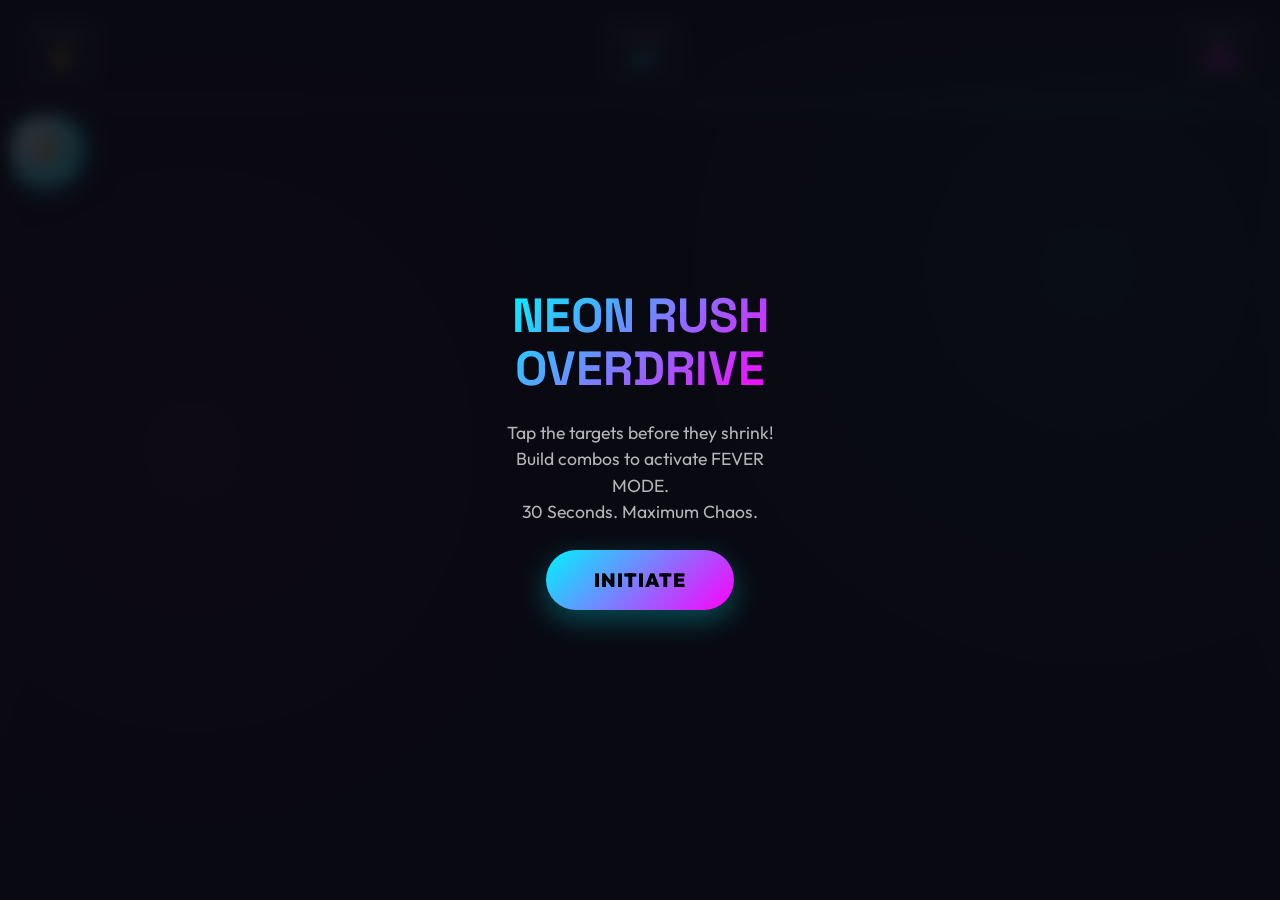
<file: tap.html>
<!DOCTYPE html>
<html lang="en">
<head>
    <meta charset="UTF-8">
    <meta name="viewport" content="width=device-width, initial-scale=1.0, maximum-scale=1.0, user-scalable=no, viewport-fit=cover">
    <meta name="apple-mobile-web-app-capable" content="yes">
    <meta name="theme-color" content="#0f0c29">
    <title>NEON RUSH: OVERDRIVE</title>
    <style>
        @import url('https://fonts.googleapis.com/css2?family=Outfit:wght@300;500;700;900&family=Space+Grotesk:wght@400;700&display=swap');

        :root {
            --neon-cyan: #00f3ff;
            --neon-pink: #ff00ff;
            --neon-gold: #ffd700;
            --bg-dark: #0a0a12;
            --glass: rgba(255, 255, 255, 0.05);
            --glass-border: rgba(255, 255, 255, 0.1);
        }

        * {
            box-sizing: border-box;
            margin: 0;
            padding: 0;
            -webkit-tap-highlight-color: transparent;
            user-select: none;
            touch-action: none;
        }

        body {
            font-family: 'Outfit', sans-serif;
            background: var(--bg-dark);
            color: white;
            height: 100dvh;
            width: 100vw;
            overflow: hidden;
            display: flex;
            flex-direction: column;
            position: relative;
        }

        /* Animated Background Mesh */
        .bg-mesh {
            position: absolute;
            top: 0;
            left: 0;
            width: 100%;
            height: 100%;
            z-index: 0;
            background: 
                radial-gradient(circle at 15% 50%, rgba(255, 0, 255, 0.15), transparent 40%),
                radial-gradient(circle at 85% 30%, rgba(0, 243, 255, 0.15), transparent 40%);
            animation: meshMove 10s ease-in-out infinite alternate;
        }

        @keyframes meshMove {
            0% { transform: scale(1); }
            100% { transform: scale(1.1); }
        }

        /* HUD */
        .hud {
            position: relative;
            z-index: 10;
            display: flex;
            justify-content: space-between;
            align-items: center;
            padding: 16px 20px;
            padding-top: max(16px, env(safe-area-inset-top));
            background: linear-gradient(to bottom, rgba(10,10,18,0.9), transparent);
        }

        .stat-box {
            background: var(--glass);
            border: 1px solid var(--glass-border);
            backdrop-filter: blur(12px);
            -webkit-backdrop-filter: blur(12px);
            border-radius: 16px;
            padding: 12px 18px;
            text-align: center;
            min-width: 80px;
            box-shadow: 0 4px 20px rgba(0,0,0,0.3);
            transition: transform 0.2s cubic-bezier(0.175, 0.885, 0.32, 1.275);
        }

        .stat-label {
            font-size: 0.7rem;
            text-transform: uppercase;
            letter-spacing: 1.5px;
            color: rgba(255,255,255,0.5);
            font-weight: 700;
        }

        .stat-value {
            font-family: 'Space Grotesk', sans-serif;
            font-size: 1.6rem;
            font-weight: 700;
            color: white;
            text-shadow: 0 0 10px rgba(255,255,255,0.3);
        }

        .stat-value.combo { color: var(--neon-cyan); }
        .stat-value.score { color: var(--neon-gold); }
        .stat-value.time { color: var(--neon-pink); }

        .fever-bar-container {
            position: absolute;
            bottom: 0;
            left: 0;
            width: 100%;
            height: 4px;
            background: rgba(255,255,255,0.1);
        }

        .fever-bar {
            height: 100%;
            width: 0%;
            background: linear-gradient(90deg, var(--neon-cyan), var(--neon-pink));
            box-shadow: 0 0 15px var(--neon-cyan);
            transition: width 0.3s ease-out;
        }

        .fever-active .fever-bar {
            background: linear-gradient(90deg, var(--neon-gold), #ff4500);
            box-shadow: 0 0 20px var(--neon-gold);
            animation: feverPulse 0.5s infinite alternate;
        }

        @keyframes feverPulse {
            from { opacity: 0.8; }
            to { opacity: 1; }
        }

        /* Game Stage */
        .stage-container {
            flex: 1;
            position: relative;
            z-index: 5;
            margin: 10px;
            border-radius: 24px;
            background: rgba(0,0,0,0.2);
            border: 1px solid var(--glass-border);
            overflow: hidden;
            touch-action: none;
        }

        #particleCanvas {
            position: absolute;
            top: 0;
            left: 0;
            width: 100%;
            height: 100%;
            pointer-events: none;
            z-index: 2;
        }

        /* The Target */
        .target {
            position: absolute;
            width: 70px;
            height: 70px;
            border-radius: 50%;
            background: radial-gradient(circle at 30% 30%, #fff, var(--neon-cyan));
            box-shadow: 
                0 0 20px var(--neon-cyan),
                0 0 40px rgba(0, 243, 255, 0.4),
                inset 0 0 10px rgba(255,255,255,0.8);
            cursor: pointer;
            z-index: 10;
            display: flex;
            align-items: center;
            justify-content: center;
            font-size: 1.5rem;
            color: #000;
            font-weight: 900;
            transition: transform 0.1s cubic-bezier(0.175, 0.885, 0.32, 1.275);
            will-change: transform, left, top;
        }

        .target::before {
            content: '';
            position: absolute;
            width: 100%;
            height: 100%;
            border-radius: 50%;
            border: 2px solid var(--neon-cyan);
            animation: targetPulse 1.5s infinite;
        }

        .target.fever {
            background: radial-gradient(circle at 30% 30%, #fff, var(--neon-gold));
            box-shadow: 
                0 0 30px var(--neon-gold),
                0 0 60px rgba(255, 215, 0, 0.6);
            width: 80px;
            height: 80px;
        }

        .target.fever::before {
            border-color: var(--neon-gold);
            animation-duration: 0.5s;
        }

        .target.shrinking::after {
            content: '';
            position: absolute;
            top: 50%;
            left: 50%;
            transform: translate(-50%, -50%);
            width: 100%;
            height: 100%;
            border-radius: 50%;
            border: 3px solid var(--neon-pink);
            animation: shrinkRing 1.2s linear forwards;
        }

        @keyframes targetPulse {
            0% { transform: scale(1); opacity: 1; }
            100% { transform: scale(1.8); opacity: 0; }
        }

        @keyframes shrinkRing {
            0% { width: 120%; height: 120%; opacity: 1; }
            100% { width: 0%; height: 0%; opacity: 0; }
        }

        .target:active {
            transform: scale(0.85);
        }

        /* Floating Text */
        .float-text {
            position: absolute;
            font-family: 'Space Grotesk', sans-serif;
            font-weight: 900;
            font-size: 1.4rem;
            pointer-events: none;
            z-index: 20;
            animation: floatUp 0.8s ease-out forwards;
            text-shadow: 0 2px 10px rgba(0,0,0,0.5);
        }

        @keyframes floatUp {
            0% { transform: translateY(0) scale(0.5); opacity: 0; }
            20% { transform: translateY(-10px) scale(1.2); opacity: 1; }
            100% { transform: translateY(-60px) scale(1); opacity: 0; }
        }

        /* Screen Shake */
        .shake {
            animation: screenShake 0.3s cubic-bezier(.36,.07,.19,.97) both;
        }

        @keyframes screenShake {
            10%, 90% { transform: translate3d(-1px, 0, 0); }
            20%, 80% { transform: translate3d(2px, 0, 0); }
            30%, 50%, 70% { transform: translate3d(-4px, 0, 0); }
            40%, 60% { transform: translate3d(4px, 0, 0); }
        }

        /* Overlays */
        .overlay {
            position: absolute;
            top: 0;
            left: 0;
            width: 100%;
            height: 100%;
            background: rgba(10, 10, 18, 0.85);
            backdrop-filter: blur(8px);
            -webkit-backdrop-filter: blur(8px);
            z-index: 100;
            display: flex;
            flex-direction: column;
            align-items: center;
            justify-content: center;
            gap: 24px;
            transition: opacity 0.4s ease, visibility 0.4s;
        }

        .overlay.hidden {
            opacity: 0;
            visibility: hidden;
            pointer-events: none;
        }

        .overlay h2 {
            font-family: 'Space Grotesk', sans-serif;
            font-size: 3rem;
            font-weight: 900;
            background: linear-gradient(135deg, var(--neon-cyan), var(--neon-pink));
            -webkit-background-clip: text;
            -webkit-text-fill-color: transparent;
            text-align: center;
            line-height: 1.1;
        }

        .overlay p {
            color: rgba(255,255,255,0.7);
            font-size: 1.1rem;
            text-align: center;
            max-width: 280px;
            line-height: 1.5;
        }

        .btn-primary {
            background: linear-gradient(135deg, var(--neon-cyan), var(--neon-pink));
            border: none;
            color: #000;
            font-family: 'Outfit', sans-serif;
            font-weight: 900;
            font-size: 1.2rem;
            padding: 18px 48px;
            border-radius: 99px;
            cursor: pointer;
            box-shadow: 0 10px 30px rgba(0, 243, 255, 0.3);
            transition: transform 0.2s, box-shadow 0.2s;
            text-transform: uppercase;
            letter-spacing: 1px;
        }

        .btn-primary:active {
            transform: scale(0.95);
            box-shadow: 0 5px 15px rgba(0, 243, 255, 0.2);
        }

        .final-score {
            font-size: 4rem;
            font-weight: 900;
            color: var(--neon-gold);
            text-shadow: 0 0 30px rgba(255, 215, 0, 0.5);
        }

        /* Fever Mode Global Effects */
        body.fever-mode {
            animation: bgFever 2s infinite alternate;
        }

        @keyframes bgFever {
            from { background-color: #0a0a12; }
            to { background-color: #1a0b1a; }
        }

        .combo-text {
            position: absolute;
            top: 50%;
            left: 50%;
            transform: translate(-50%, -50%);
            font-size: 4rem;
            font-weight: 900;
            color: var(--neon-gold);
            opacity: 0;
            pointer-events: none;
            z-index: 50;
            text-shadow: 0 0 40px var(--neon-gold);
        }

        .combo-text.pop {
            animation: comboPop 0.6s cubic-bezier(0.175, 0.885, 0.32, 1.275) forwards;
        }

        @keyframes comboPop {
            0% { transform: translate(-50%, -50%) scale(0); opacity: 0; }
            50% { transform: translate(-50%, -50%) scale(1.5); opacity: 1; }
            100% { transform: translate(-50%, -50%) scale(1) translateY(-50px); opacity: 0; }
        }
    </style>
</head>
<body>

    <div class="bg-mesh"></div>

    <div class="hud">
        <div class="stat-box">
            <div class="stat-label">Score</div>
            <div class="stat-value score" id="scoreDisplay">0</div>
        </div>
        <div class="stat-box">
            <div class="stat-label">Combo</div>
            <div class="stat-value combo" id="comboDisplay">x1</div>
        </div>
        <div class="stat-box">
            <div class="stat-label">Time</div>
            <div class="stat-value time" id="timeDisplay">30</div>
        </div>
        <div class="fever-bar-container">
            <div class="fever-bar" id="feverBar"></div>
        </div>
    </div>

    <div class="stage-container" id="stage">
        <canvas id="particleCanvas"></canvas>
        <div class="target" id="target">⚡</div>
        <div class="combo-text" id="comboText">FEVER!</div>
    </div>

    <!-- Start Overlay -->
    <div class="overlay" id="startOverlay">
        <h2>NEON RUSH<br>OVERDRIVE</h2>
        <p>Tap the targets before they shrink!<br>Build combos to activate FEVER MODE.<br>30 Seconds. Maximum Chaos.</p>
        <button class="btn-primary" id="startBtn">INITIATE</button>
    </div>

    <!-- Game Over Overlay -->
    <div class="overlay hidden" id="gameOverOverlay">
        <h2>TIME'S UP</h2>
        <div class="final-score" id="finalScore">0</div>
        <p id="finalMessage">Not bad, but can you go faster?</p>
        <button class="btn-primary" id="restartBtn">RETRY</button>
    </div>

    <script>
        // --- Game State ---
        const state = {
            score: 0,
            combo: 0,
            multiplier: 1,
            timeLeft: 30,
            isPlaying: false,
            feverMode: false,
            feverMeter: 0,
            lastTapTime: 0,
            targetShrinkTimer: null
        };

        // --- DOM Elements ---
        const stage = document.getElementById('stage');
        const target = document.getElementById('target');
        const scoreDisplay = document.getElementById('scoreDisplay');
        const comboDisplay = document.getElementById('comboDisplay');
        const timeDisplay = document.getElementById('timeDisplay');
        const feverBar = document.getElementById('feverBar');
        const startOverlay = document.getElementById('startOverlay');
        const gameOverOverlay = document.getElementById('gameOverOverlay');
        const finalScore = document.getElementById('finalScore');
        const finalMessage = document.getElementById('finalMessage');
        const comboText = document.getElementById('comboText');
        const canvas = document.getElementById('particleCanvas');
        const ctx = canvas.getContext('2d');

        // --- Canvas Setup (High DPI) ---
        function resizeCanvas() {
            const rect = stage.getBoundingClientRect();
            canvas.width = rect.width * window.devicePixelRatio;
            canvas.height = rect.height * window.devicePixelRatio;
            ctx.scale(window.devicePixelRatio, window.devicePixelRatio);
            canvas.style.width = rect.width + 'px';
            canvas.style.height = rect.height + 'px';
        }
        window.addEventListener('resize', resizeCanvas);
        resizeCanvas();

        // --- Particle System ---
        class Particle {
            constructor(x, y, color) {
                this.x = x;
                this.y = y;
                this.color = color;
                const angle = Math.random() * Math.PI * 2;
                const speed = Math.random() * 4 + 2;
                this.vx = Math.cos(angle) * speed;
                this.vy = Math.sin(angle) * speed;
                this.life = 1;
                this.decay = Math.random() * 0.03 + 0.02;
                this.size = Math.random() * 4 + 2;
            }
            update() {
                this.x += this.vx;
                this.y += this.vy;
                this.vy += 0.1; // gravity
                this.life -= this.decay;
                this.size *= 0.95;
            }
            draw() {
                ctx.globalAlpha = this.life;
                ctx.fillStyle = this.color;
                ctx.beginPath();
                ctx.arc(this.x, this.y, this.size, 0, Math.PI * 2);
                ctx.fill();
                ctx.globalAlpha = 1;
            }
        }

        let particles = [];
        function spawnParticles(x, y, color, count = 12) {
            for (let i = 0; i < count; i++) {
                particles.push(new Particle(x, y, color));
            }
        }

        function animateParticles() {
            ctx.clearRect(0, 0, canvas.width / window.devicePixelRatio, canvas.height / window.devicePixelRatio);
            particles = particles.filter(p => p.life > 0);
            particles.forEach(p => {
                p.update();
                p.draw();
            });
            requestAnimationFrame(animateParticles);
        }
        animateParticles();

        // --- Game Logic ---
        function updateDisplay() {
            scoreDisplay.textContent = state.score;
            comboDisplay.textContent = `x${state.multiplier}`;
            timeDisplay.textContent = state.timeLeft;
            
            // Fever bar logic
            const feverPercent = Math.min((state.feverMeter / 10) * 100, 100);
            feverBar.style.width = feverPercent + '%';
            
            if (state.feverMeter >= 10 && !state.feverMode) {
                activateFeverMode();
            }
        }

        function activateFeverMode() {
            state.feverMode = true;
            state.multiplier = 3;
            document.body.classList.add('fever-mode');
            stage.classList.add('fever-active');
            target.classList.add('fever');
            
            // Visual pop
            comboText.textContent = "FEVER MODE!";
            comboText.classList.add('pop');
            setTimeout(() => comboText.classList.remove('pop'), 600);
            
            // Haptic
            if (navigator.vibrate) navigator.vibrate([50, 50, 50]);
        }

        function deactivateFeverMode() {
            state.feverMode = false;
            state.multiplier = 1;
            state.feverMeter = 0;
            document.body.classList.remove('fever-mode');
            stage.classList.remove('fever-active');
            target.classList.remove('fever');
            updateDisplay();
        }

        function moveTarget() {
            const stageRect = stage.getBoundingClientRect();
            const targetSize = state.feverMode ? 80 : 70;
            const maxX = stageRect.width - targetSize;
            const maxY = stageRect.height - targetSize;
            
            const x = Math.random() * maxX;
            const y = Math.random() * maxY;
            
            target.style.left = `${x}px`;
            target.style.top = `${y}px`;
            
            // Reset shrink animation
            target.classList.remove('shrinking');
            void target.offsetWidth; // trigger reflow
            target.classList.add('shrinking');
            
            // Clear old shrink timer
            if (state.targetShrinkTimer) clearTimeout(state.targetShrinkTimer);
            
            // If not tapped in time, break combo (advanced mechanic)
            state.targetShrinkTimer = setTimeout(() => {
                if (state.isPlaying) {
                    state.combo = 0;
                    state.multiplier = state.feverMode ? 3 : 1;
                    state.feverMeter = Math.max(0, state.feverMeter - 3);
                    createFloatingText(x + targetSize/2, y, "MISS", "#ff0055");
                    updateDisplay();
                    moveTarget();
                }
            }, 1200); // 1.2 seconds to tap
        }

        function createFloatingText(x, y, text, color) {
            const el = document.createElement('div');
            el.className = 'float-text';
            el.textContent = text;
            el.style.left = `${x}px`;
            el.style.top = `${y}px`;
            el.style.color = color;
            stage.appendChild(el);
            setTimeout(() => el.remove(), 800);
        }

        function handleTap(e) {
            if (!state.isPlaying) return;
            e.preventDefault(); // Prevent zoom/scroll
            
            const now = Date.now();
            const rect = target.getBoundingClientRect();
            const stageRect = stage.getBoundingClientRect();
            const centerX = rect.left - stageRect.left + rect.width / 2;
            const centerY = rect.top - stageRect.top + rect.height / 2;
            
            // Combo logic
            if (now - state.lastTapTime < 800) {
                state.combo++;
            } else {
                state.combo = 1;
            }
            state.lastTapTime = now;
            
            // Multiplier scaling
            if (!state.feverMode) {
                if (state.combo >= 10) state.multiplier = 3;
                else if (state.combo >= 5) state.multiplier = 2;
                else state.multiplier = 1;
            }
            
            // Score calculation
            const points = 10 * state.multiplier;
            state.score += points;
            
            // Fever meter
            if (!state.feverMode) {
                state.feverMeter = Math.min(state.feverMeter + 1, 10);
            }
            
            // Visuals & Haptics
            spawnParticles(centerX, centerY, state.feverMode ? '#ffd700' : '#00f3ff', state.feverMode ? 20 : 12);
            createFloatingText(centerX, centerY - 20, `+${points}`, state.feverMode ? '#ffd700' : '#00f3ff');
            
            if (navigator.vibrate) navigator.vibrate(state.feverMode ? 30 : 15);
            
            // Screen shake on high combo
            if (state.combo % 5 === 0 && state.combo > 0) {
                stage.classList.add('shake');
                setTimeout(() => stage.classList.remove('shake'), 300);
            }
            
            updateDisplay();
            moveTarget();
        }

        // --- Game Loop (Timer) ---
        let gameInterval;
        function startGame() {
            state.score = 0;
            state.combo = 0;
            state.multiplier = 1;
            state.timeLeft = 30;
            state.isPlaying = true;
            state.feverMode = false;
            state.feverMeter = 0;
            
            startOverlay.classList.add('hidden');
            gameOverOverlay.classList.add('hidden');
            document.body.classList.remove('fever-mode');
            stage.classList.remove('fever-active');
            target.classList.remove('fever');
            
            updateDisplay();
            moveTarget();
            
            gameInterval = setInterval(() => {
                state.timeLeft--;
                timeDisplay.textContent = state.timeLeft;
                
                if (state.timeLeft <= 0) {
                    endGame();
                }
            }, 1000);
        }

        function endGame() {
            state.isPlaying = false;
            clearInterval(gameInterval);
            if (state.targetShrinkTimer) clearTimeout(state.targetShrinkTimer);
            
            finalScore.textContent = state.score;
            
            if (state.score > 1500) finalMessage.textContent = "ABSOLUTE LEGEND. GODLIKE REFLEXES.";
            else if (state.score > 800) finalMessage.textContent = "Impressive! You have the touch.";
            else finalMessage.textContent = "Good start! Tap faster and build those combos.";
            
            gameOverOverlay.classList.remove('hidden');
            
            if (navigator.vibrate) navigator.vibrate([100, 50, 100]);
        }

        // --- Event Listeners ---
        // Use pointerdown for instant response on both mobile and desktop
        target.addEventListener('pointerdown', handleTap);
        
        document.getElementById('startBtn').addEventListener('click', startGame);
        document.getElementById('restartBtn').addEventListener('click', startGame);

        // Prevent context menu on long press (mobile)
        window.oncontextmenu = function(event) {
            event.preventDefault();
            event.stopPropagation();
            return false;
        };
    </script>
</body>
</html>
</file>
<file: style.css>
:root {
  --text: #f4f1eb;
  --muted: #d3d8e2;
  --gold: #f5d77d;
  --gold-2: #ffbf57;
  --shadow: rgba(0, 0, 0, 0.38);
}

* { box-sizing: border-box; }

html, body {
  margin: 0;
  width: 100%;
  min-height: 100%;
  overflow-x: hidden;
  overflow-y: auto;
  background: radial-gradient(circle at top, #1a2a3f, #0a111d 55%);
  font-family: Arial, Helvetica, sans-serif;
  color: var(--text);
}

body {
  display: flex;
  align-items: center;
  justify-content: center;
}

#app {
  position: relative;
  width: 100vw;
  height: 100vh;
  overflow: hidden;
}

canvas {
  width: 100%;
  height: 100%;
  display: block;
  background: linear-gradient(180deg, #0a1323, #0d1a2f 42%, #0a111c);
}

#hud {
  position: absolute;
  inset: 0;
  z-index: 20;
  pointer-events: none;
}

.hud-top {
  position: absolute;
  top: 0;
  left: 0;
  right: 0;
  padding: 16px 18px 0;
  display: flex;
  justify-content: space-between;
  align-items: flex-start;
  gap: 16px;
}

.fighter-panel {
  width: min(360px, 34vw);
  background: rgba(15, 20, 32, 0.55);
  border: 1px solid rgba(255,255,255,0.12);
  border-radius: 14px;
  padding: 10px 12px;
  backdrop-filter: blur(6px);
}

.panel-row {
  display: flex;
  justify-content: space-between;
  align-items: center;
  margin-bottom: 8px;
  font-size: 0.78rem;
  letter-spacing: 0.08em;
  text-transform: uppercase;
  font-weight: 800;
}

.bar-shell {
  height: 16px;
  border-radius: 999px;
  background: rgba(255,255,255,0.12);
  border: 1px solid rgba(255,255,255,0.12);
  overflow: hidden;
  margin-bottom: 8px;
}

.bar {
  height: 100%;
  width: 100%;
  border-radius: inherit;
  transition: width 0.12s ease;
}

.bar.health { background: linear-gradient(90deg, #59e48b, #88ffba); }
.bar.stamina { background: linear-gradient(90deg, #f7d97d, #f9bb5d); }
.bar.enemy-health { background: linear-gradient(90deg, #ff8970, #ff5a5a); }
.bar.enemy-stamina { background: linear-gradient(90deg, #b4d4ff, #7b89ff); }

.center-hud {
  display: flex;
  flex-direction: column;
  align-items: center;
  gap: 8px;
  min-width: 130px;
}

#timerLabel {
  min-width: 110px;
  text-align: center;
  font-size: clamp(1.1rem, 2vw, 1.9rem);
  font-weight: 900;
  letter-spacing: 0.08em;
  border-radius: 12px;
  background: rgba(10,16,24,0.66);
  border: 1px solid rgba(255,255,255,0.12);
  padding: 8px 12px;
}

#comboLabel {
  font-size: 0.76rem;
  font-weight: 800;
  letter-spacing: 0.12em;
  text-transform: uppercase;
  color: var(--gold);
  background: rgba(245, 215, 125, 0.12);
  border-radius: 999px;
  border: 1px solid rgba(245, 215, 125, 0.38);
  padding: 6px 10px;
}

.screen {
  position: absolute;
  inset: 0;
  display: flex;
  align-items: center;
  justify-content: center;
  background: rgba(6,10,17,0.62);
  backdrop-filter: blur(8px);
  z-index: 40;
}

.screen.hidden { display: none; }

.screen-panel {
  width: min(620px, 92vw);
  background: linear-gradient(180deg, rgba(20,28,40,0.96), rgba(11,17,27,0.96));
  border: 1px solid rgba(255,255,255,0.12);
  border-radius: 24px;
  box-shadow: 0 26px 60px rgba(0,0,0,0.35);
  padding: 24px 18px 18px;
}

.screen-panel.small { width: min(440px, 80vw); }
.screen-panel.wide { width: min(880px, 94vw); }

.brand {
  font-size: 0.74rem;
  letter-spacing: 0.24em;
  text-transform: uppercase;
  font-weight: 900;
  color: var(--gold);
  margin-bottom: 10px;
}

h1, h2, h3 {
  margin: 0;
  letter-spacing: -0.04em;
}

h1 {
  font-size: clamp(2.8rem, 7vw, 4.8rem);
  margin-bottom: 20px;
}

h2 {
  font-size: clamp(1.6rem, 4vw, 2.6rem);
}

.screen-header {
  display: flex;
  align-items: center;
  justify-content: space-between;
  gap: 14px;
  margin-bottom: 18px;
}

.screen-header h2 {
  font-size: clamp(1.5rem, 3vw, 2.4rem);
  line-height: 1.1;
}

.menu-buttons {
  display: flex;
  flex-wrap: wrap;
  gap: 12px;
}

.menu-buttons.vertical {
  flex-direction: column;
}

button {
  border: none;
  border-radius: 16px;
  background: linear-gradient(180deg, rgba(255,255,255,0.08), rgba(255,255,255,0.03));
  color: var(--text);
  font-weight: 800;
  letter-spacing: 0.08em;
  text-transform: uppercase;
  padding: 14px 18px;
  cursor: pointer;
  transition: transform 0.12s ease, filter 0.12s ease;
  box-shadow: 0 10px 24px rgba(0,0,0,0.16);
}

button.primary {
  background: linear-gradient(180deg, #ffdd8a, #d79232);
  color: #18110d;
}

button:hover { filter: brightness(1.04); }
button:active { transform: translateY(1px) scale(0.99); }

.close-button {
  background: rgba(255,255,255,0.05);
  padding: 10px 16px;
  font-size: 0.75rem;
}

.fighter-grid {
  display: grid;
  grid-template-columns: repeat(auto-fit, minmax(180px, 1fr));
  gap: 16px;
}

.fighter-card {
  background: rgba(255,255,255,0.04);
  border: 1px solid rgba(255,255,255,0.08);
  border-radius: 18px;
  padding: 12px 12px 10px;
  text-align: left;
  cursor: pointer;
  min-height: 220px;
}

.fighter-card.active {
  border-color: rgba(245, 215, 125, 0.8);
  box-shadow: 0 0 0 1px rgba(245, 215, 125, 0.7);
}

.fighter-card-header {
  display: flex;
  justify-content: space-between;
  align-items: center;
  margin-bottom: 10px;
  gap: 8px;
}

.fighter-card h3 {
  font-size: 1.08rem;
  line-height: 1.1;
}

.fighter-card .tag {
  color: var(--gold);
  font-size: 0.68rem;
  letter-spacing: 0.08em;
  text-transform: uppercase;
  font-weight: 800;
}

.portrait {
  width: 100%;
  height: 118px;
  border-radius: 14px;
  border: 1px solid rgba(255,255,255,0.08);
  margin-bottom: 12px;
  position: relative;
  overflow: hidden;
  background: linear-gradient(135deg, #333, #111);
}

.portrait::before {
  content: "";
  position: absolute;
  inset: 16px 26px 20px;
  border-radius: 18px;
  background: rgba(255,255,255,0.08);
}

.stats-list {
  display: grid;
  grid-template-columns: repeat(2, minmax(0, 1fr));
  gap: 8px;
  color: var(--muted);
  font-size: 0.8rem;
}

.stats-list strong {
  display: block;
  margin-bottom: 2px;
  color: var(--text);
}

@media (max-width: 900px) {
  .screen-panel {
    width: min(96vw, 760px);
    padding: 18px 12px 14px;
    border-radius: 18px;
  }

  .screen-panel.wide {
    width: min(96vw, 760px);
  }

  .screen-header {
    margin-bottom: 12px;
    gap: 10px;
  }

  .screen-header h2 {
    font-size: clamp(1.4rem, 6vw, 2rem);
  }

  .fighter-grid {
    grid-template-columns: repeat(2, minmax(0, 1fr));
    gap: 12px;
  }

  .fighter-card {
    min-height: 200px;
    padding: 10px 10px 8px;
  }

  .fighter-card-header {
    margin-bottom: 8px;
  }

  .fighter-card h3 {
    font-size: 0.9rem;
  }

  .portrait {
    height: 96px;
    margin-bottom: 10px;
  }

  .stats-list {
    grid-template-columns: 1fr;
    gap: 2px;
    font-size: 0.72rem;
  }
}

@media (max-width: 560px) {
  .fighter-grid {
    grid-template-columns: 1fr;
    gap: 10px;
  }

  .screen-header {
    flex-direction: column;
    align-items: flex-start;
  }

  .close-button {
    align-self: flex-end;
  }

  .fighter-card {
    min-height: unset;
    padding: 10px;
  }

  .fighter-card h3 {
    font-size: 0.88rem;
  }

  .fighter-card .tag {
    font-size: 0.58rem;
  }

  .portrait {
    height: 92px;
  }
}

.help-list {
  margin: 0;
  padding-left: 20px;
  line-height: 1.8;
  color: var(--muted);
}

.settings-grid {
  display: grid;
  gap: 16px;
  margin-top: 12px;
}

.settings-grid label {
  display: flex;
  justify-content: space-between;
  align-items: center;
  gap: 16px;
  font-weight: 700;
}

input[type="range"] {
  width: min(260px, 50vw);
}

select {
  padding: 10px 12px;
  border-radius: 10px;
  border: 1px solid rgba(255,255,255,0.16);
  background: rgba(255,255,255,0.04);
  color: var(--text);
}

.stats-content {
  display: grid;
  grid-template-columns: repeat(2, minmax(0, 1fr));
  gap: 12px;
}

.stats-box {
  background: rgba(255,255,255,0.04);
  border: 1px solid rgba(255,255,255,0.08);
  border-radius: 14px;
  padding: 16px;
}

.stats-box h3 {
  margin-bottom: 10px;
  font-size: 0.8rem;
  letter-spacing: 0.08em;
  text-transform: uppercase;
  color: var(--muted);
}

.stats-box strong {
  font-size: 1.25rem;
}

#touchControls {
  position: absolute;
  inset: auto 0 0 0;
  z-index: 25;
  display: flex;
  align-items: flex-end;
  justify-content: space-between;
  gap: 12px;
  padding: 10px 12px calc(16px + env(safe-area-inset-bottom));
  pointer-events: none;
}

.touch-controls-left {
  pointer-events: auto;
}

.right-controls {
  flex: 1;
  display: flex;
  flex-direction: column;
  gap: 10px;
  pointer-events: auto;
}

.controls-row {
  display: flex;
  justify-content: space-between;
  gap: 10px;
}

.controls-row.actions, .controls-row.extra {
  justify-content: stretch;
}

.joystick-pad {
  position: relative;
  width: 122px;
  height: 122px;
  border-radius: 50%;
  background: rgba(15, 21, 34, 0.56);
  border: 1px solid rgba(255,255,255,0.16);
  box-shadow: inset 0 0 20px rgba(255,255,255,0.08), 0 12px 24px rgba(0,0,0,0.18);
  touch-action: none;
}

.joystick-pad::before {
  content: "";
  position: absolute;
  inset: 16px;
  border-radius: 50%;
  border: 1px dashed rgba(255,255,255,0.22);
}

.joystick-knob {
  position: absolute;
  left: 50%;
  top: 50%;
  width: 48px;
  height: 48px;
  border-radius: 50%;
  background: linear-gradient(180deg, rgba(255,255,255,0.28), rgba(255,255,255,0.08));
  border: 1px solid rgba(255,255,255,0.18);
  box-shadow: 0 8px 18px rgba(0,0,0,0.2);
  transform: translate(-50%, -50%);
  transition: transform 0.05s ease;
}

.touch-button {
  flex: 1;
  min-height: 52px;
  border-radius: 16px;
  font-size: 0.9rem;
  padding: 12px 8px;
  background: linear-gradient(180deg, rgba(255,255,255,0.20), rgba(255,255,255,0.08));
  border: 1px solid rgba(255,255,255,0.14);
  color: white;
  touch-action: none;
}

.touch-button.action {
  background: linear-gradient(180deg, rgba(245,215,125,0.26), rgba(191,119,24,0.22));
  border-color: rgba(245,215,125,0.42);
}

.touch-button.action.special {
  background: linear-gradient(180deg, rgba(255, 126, 118, 0.34), rgba(168, 55, 92, 0.3));
  border-color: rgba(255, 170, 165, 0.52);
}

.touch-button.pressed {
  transform: scale(0.98);
  filter: brightness(1.14);
}

.intro-overlay {
  position: absolute;
  inset: 0;
  display: flex;
  align-items: center;
  justify-content: center;
  z-index: 50;
  background: rgba(7, 11, 18, 0.28);
  backdrop-filter: blur(6px);
}

.intro-overlay.hidden { display: none; }

.intro-panel {
  width: min(620px, 82vw);
  text-align: center;
  padding: 22px 26px;
  border-radius: 28px;
  border: 1px solid rgba(255,255,255,0.12);
  background: linear-gradient(180deg, rgba(16, 25, 36, 0.95), rgba(10, 16, 24, 0.88));
  box-shadow: 0 24px 60px rgba(0,0,0,0.35), 0 0 38px rgba(255, 202, 92, 0.18);
  animation: introPulse 1.2s ease-in-out infinite alternate;
}

.intro-badge {
  display: inline-block;
  padding: 8px 14px;
  border-radius: 999px;
  background: rgba(245, 215, 125, 0.12);
  border: 1px solid rgba(245, 215, 125, 0.4);
  color: var(--gold);
  font-size: 0.72rem;
  letter-spacing: 0.18em;
  font-weight: 900;
  text-transform: uppercase;
}

.intro-panel h2 {
  font-size: clamp(2.2rem, 6vw, 4.4rem);
  margin: 14px 0 12px;
  letter-spacing: -0.06em;
}

.intro-subtitle {
  color: rgba(255,255,255,0.8);
  font-size: 1rem;
  letter-spacing: 0.12em;
  text-transform: uppercase;
  font-weight: 800;
}

.boss-intro-overlay {
  position: absolute;
  left: 50%;
  top: 18px;
  transform: translateX(-50%);
  z-index: 55;
  width: min(460px, 78vw);
}

.boss-intro-overlay.hidden { display: none; }

.boss-intro-panel {
  background: linear-gradient(180deg, rgba(18, 24, 35, 0.9), rgba(11, 16, 26, 0.82));
  border: 1px solid rgba(255, 196, 133, 0.35);
  border-radius: 18px;
  box-shadow: 0 18px 48px rgba(0,0,0,0.28);
  padding: 12px 16px;
}

.boss-intro-header {
  display: flex;
  justify-content: space-between;
  align-items: center;
  gap: 12px;
  font-size: 0.72rem;
  letter-spacing: 0.14em;
  text-transform: uppercase;
  font-weight: 900;
  color: #ffdca4;
  margin-bottom: 10px;
}

.boss-health-shell {
  height: 14px;
  background: rgba(255,255,255,0.08);
  border: 1px solid rgba(255,255,255,0.1);
  border-radius: 999px;
  overflow: hidden;
}

.boss-health-bar {
  width: 100%;
  height: 100%;
  background: linear-gradient(90deg, #ff7d6f, #ffb26f, #ffd86e);
  transition: width 0.18s ease;
}

.toast {
  position: absolute;
  left: 50%;
  top: 18%;
  transform: translateX(-50%);
  z-index: 60;
  background: rgba(10,16,24,0.86);
  border: 1px solid rgba(255,255,255,0.12);
  border-radius: 999px;
  padding: 10px 18px;
  font-size: 0.85rem;
  letter-spacing: 0.12em;
  font-weight: 900;
  text-transform: uppercase;
  color: var(--gold);
}

.boss-end-overlay {
  position: absolute;
  inset: 0;
  display: flex;
  align-items: center;
  justify-content: center;
  z-index: 90;
  background: rgba(8, 12, 18, 0.24);
}

.boss-end-overlay.hidden { display: none; }

.boss-end-flash {
  position: absolute;
  inset: 0;
  background: radial-gradient(circle, rgba(255,255,255,0.98) 0%, rgba(255,196,112,0.7) 18%, rgba(255,103,72,0.5) 42%, rgba(0,0,0,0) 70%);
  opacity: 0;
  animation: endFlash 1.2s ease-out forwards;
}

.boss-end-panel {
  position: relative;
  z-index: 1;
  text-align: center;
  padding: 26px 34px;
  border-radius: 26px;
  background: linear-gradient(180deg, rgba(18,22,32,0.9), rgba(7,11,18,0.82));
  border: 1px solid rgba(255, 218, 122, 0.36);
  box-shadow: 0 30px 90px rgba(0,0,0,0.46);
  transform: scale(0.9);
  animation: endPanelIn 0.7s cubic-bezier(0.2, 0.8, 0.2, 1) forwards;
}

.boss-end-badge {
  font-size: 0.72rem;
  letter-spacing: 0.22em;
  text-transform: uppercase;
  font-weight: 900;
  color: #ffde89;
  margin-bottom: 12px;
}

.boss-end-panel h2 {
  font-size: clamp(2.2rem, 6vw, 4.2rem);
  margin-bottom: 14px;
  color: #fff6d7;
  text-shadow: 0 8px 26px rgba(255, 162, 76, 0.4);
}

.boss-end-taunt {
  font-size: 0.82rem;
  letter-spacing: 0.18em;
  text-transform: uppercase;
  color: rgba(255,255,255,0.82);
}

@keyframes introPulse {
  from {
    transform: scale(0.98);
    box-shadow: 0 24px 60px rgba(0,0,0,0.35), 0 0 30px rgba(255, 202, 92, 0.1);
  }
  to {
    transform: scale(1.01);
    box-shadow: 0 28px 70px rgba(0,0,0,0.4), 0 0 42px rgba(255, 202, 92, 0.22);
  }
}

@media (max-width: 760px) {
  .hud-top {
    padding-top: 10px;
  }

  .fighter-panel {
    width: min(214px, 40vw);
  }

  .panel-row {
    font-size: 0.65rem;
  }

  #timerLabel {
    min-width: 92px;
    font-size: 1rem;
  }
}
</file>
